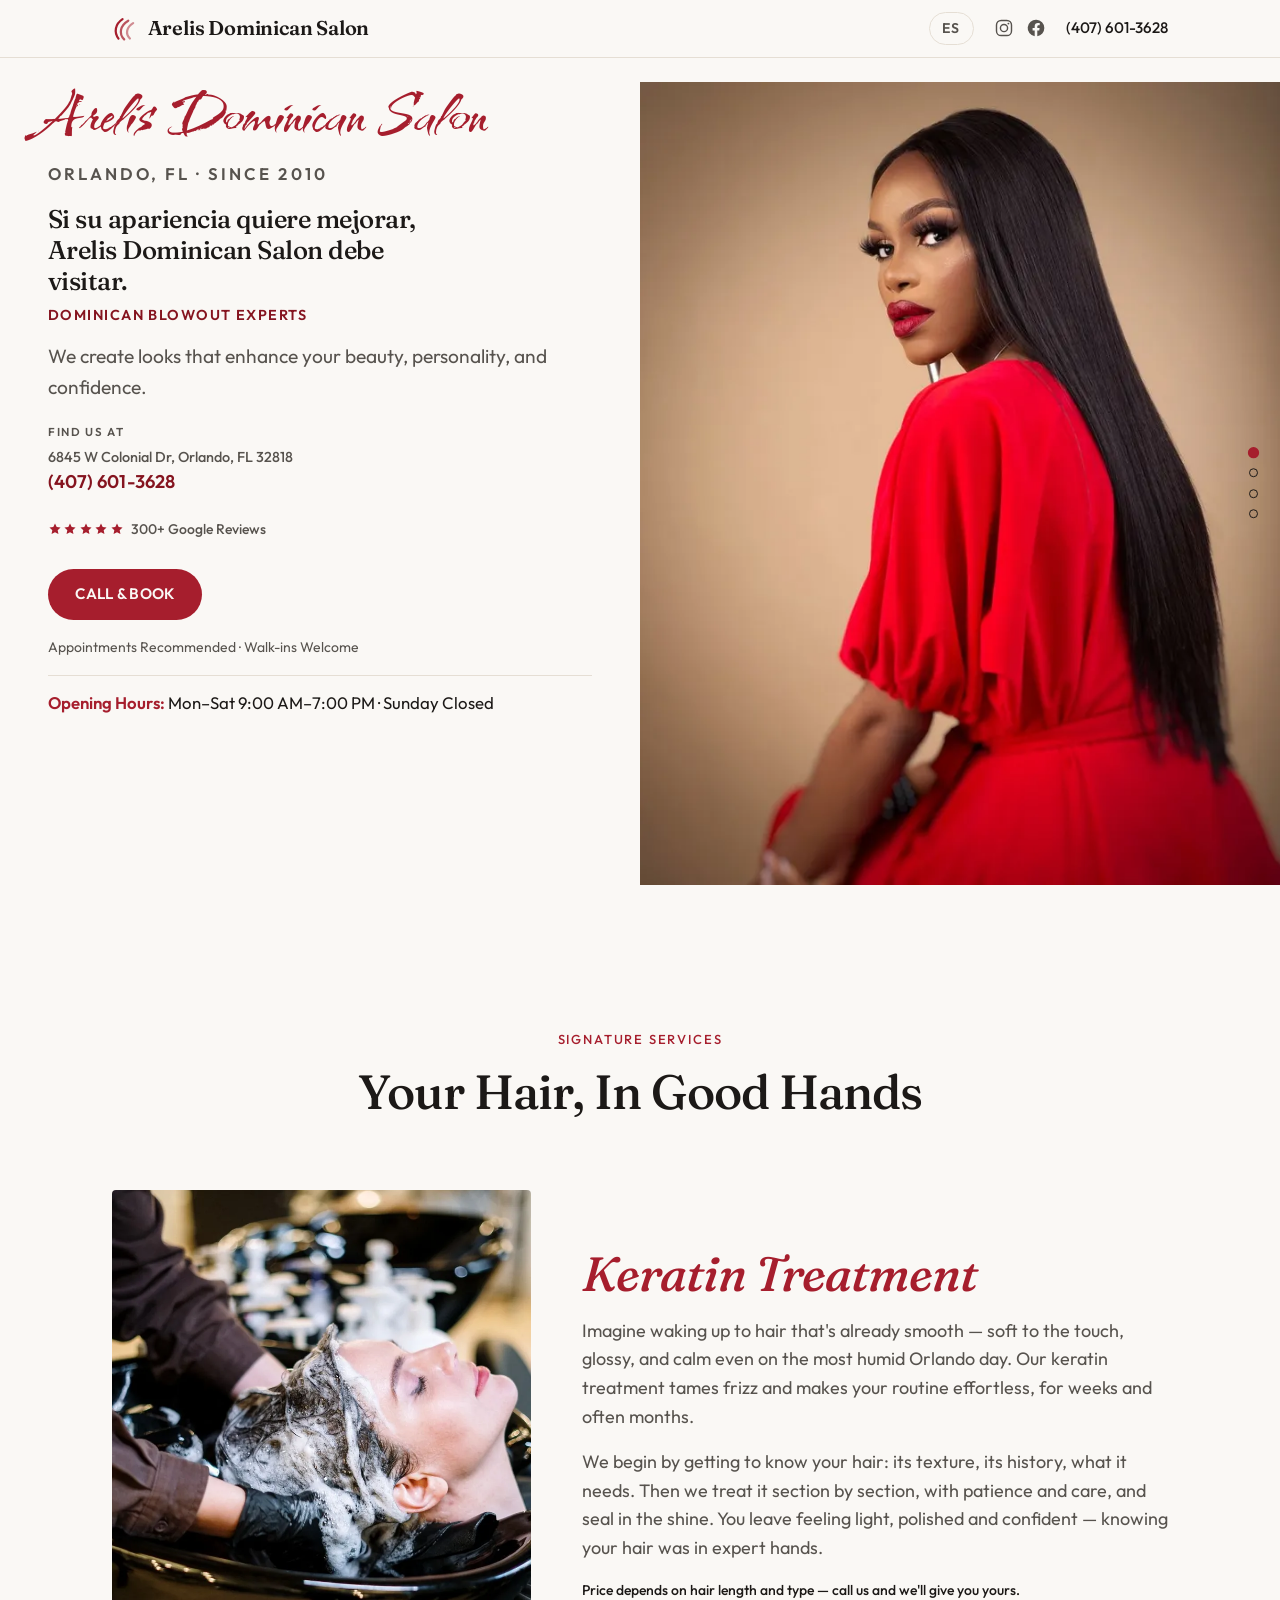
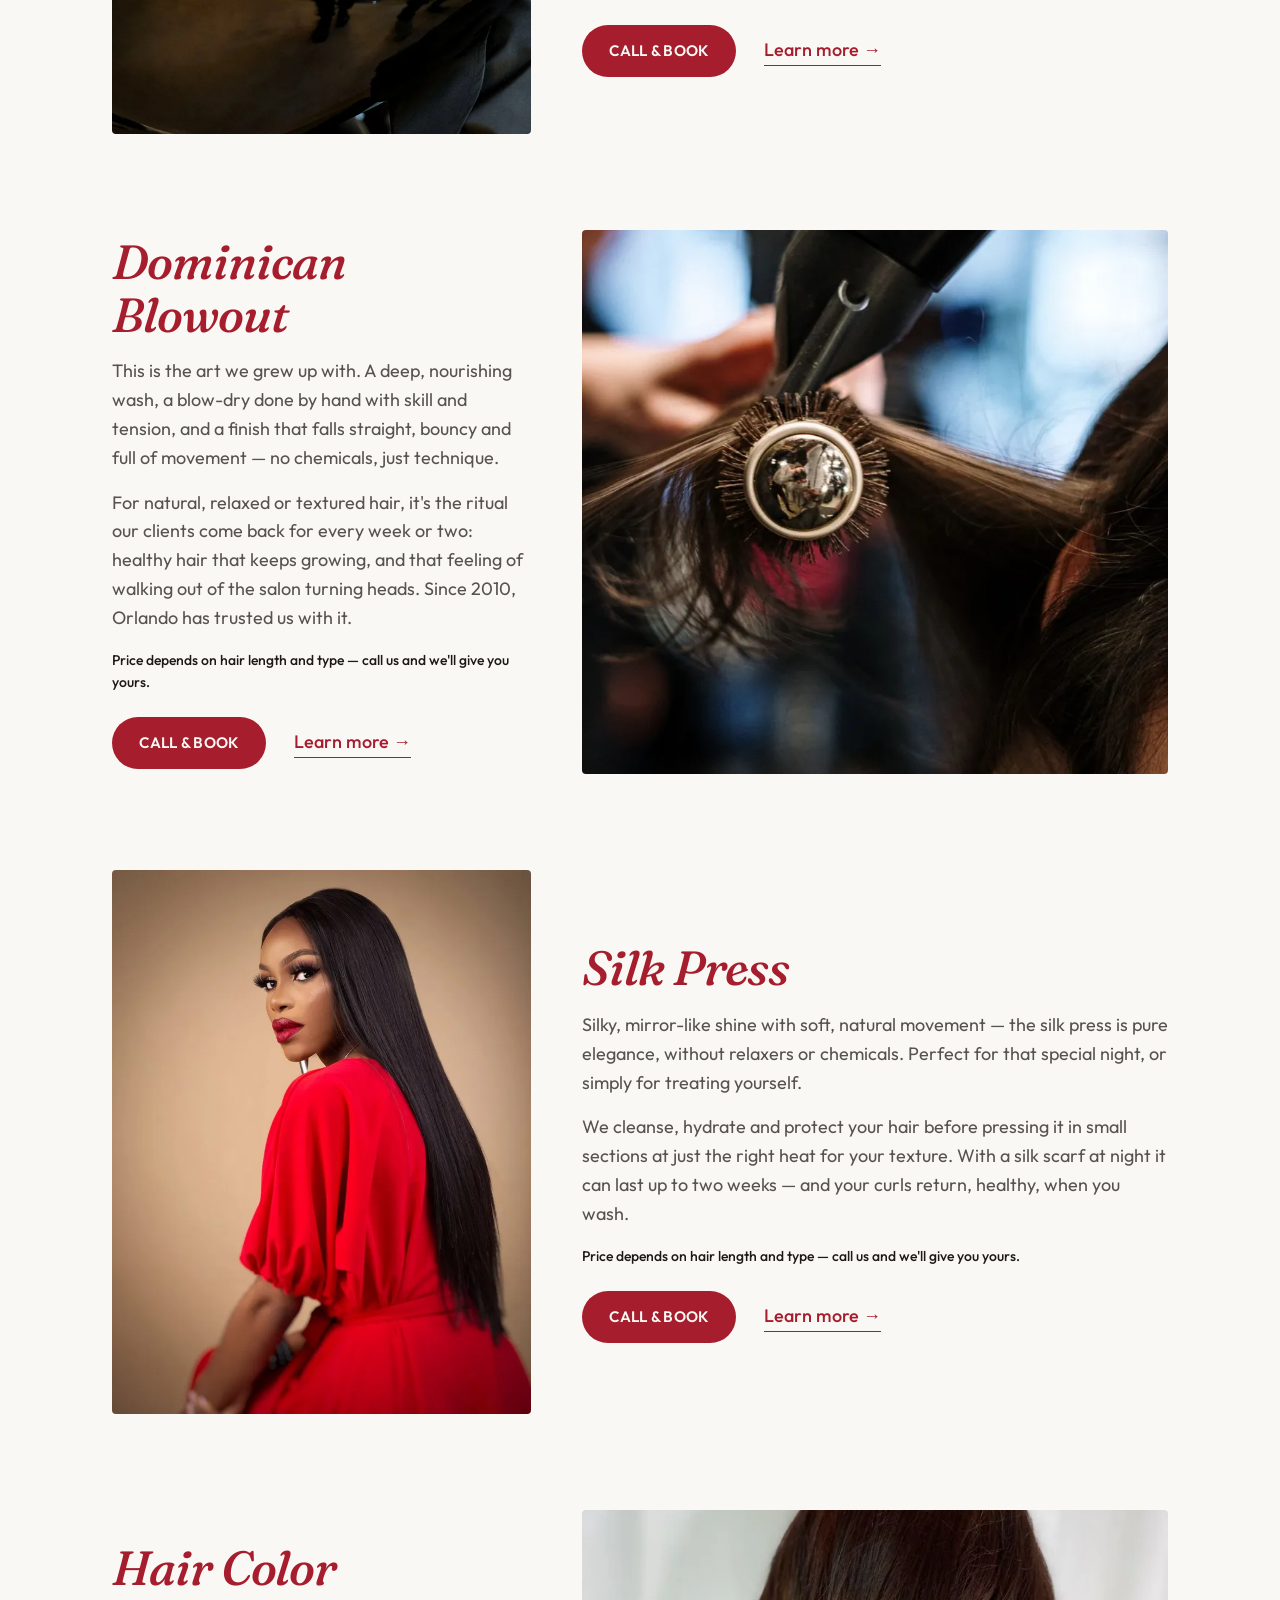
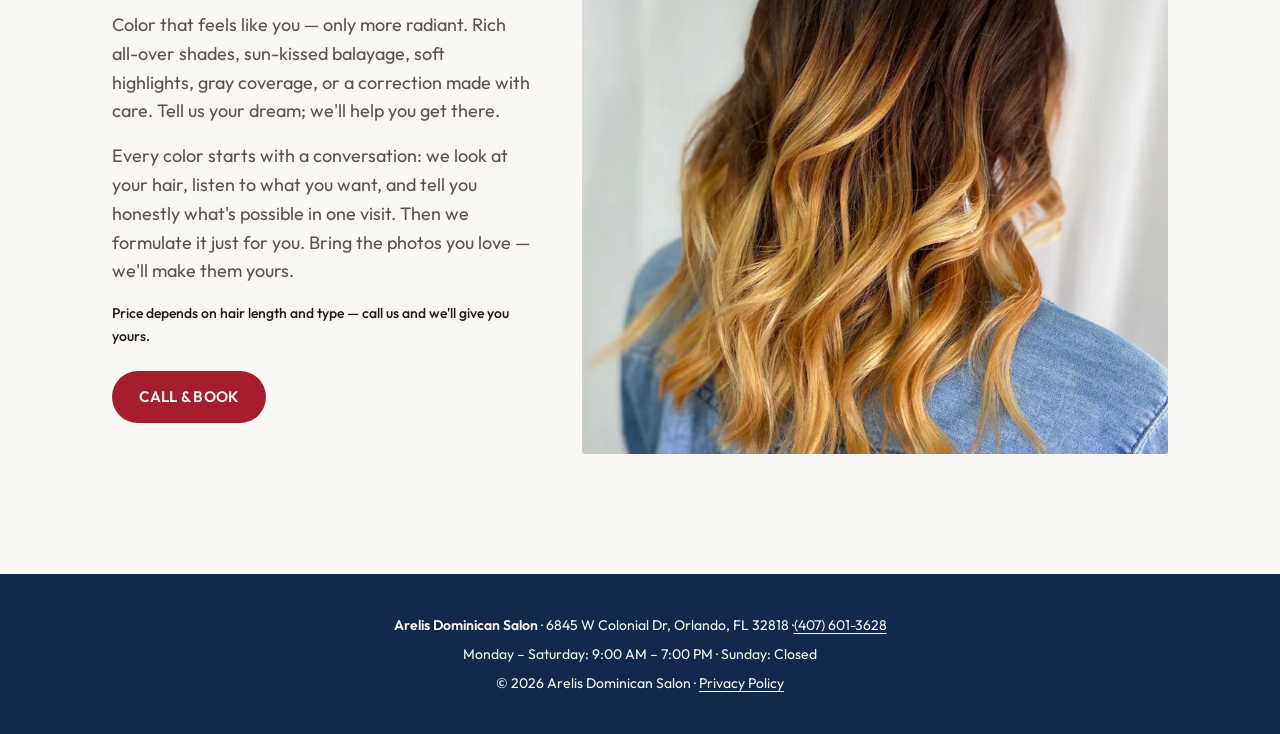
<file: index.html>
<!DOCTYPE html><html lang="en"><head><meta charset="utf-8"><meta name="viewport" content="width=device-width, initial-scale=1"><meta name="color-scheme" content="light"><meta name="theme-color" content="#faf8f5"><title>Arelis Dominican Salon — Keratin, Dominican Blowouts &amp; Color in Orlando, FL</title><meta name="description" content="Dominican hair salon in Orlando since 2010. Keratin treatments, Dominican blowouts, color and beauty services. English y Español. Call to book: (407) 601-3628."><link rel="icon" type="image/svg+xml" href="/favicon.svg"><link rel="preload" as="font" type="font/woff2" href="/_astro/kolker-brush-latin-400-normal.DJk0zcgi.woff2" crossorigin><link rel="preload" as="font" type="font/woff2" href="/_astro/fraunces-latin-500-normal.DnGCNyPD.woff2" crossorigin><link rel="canonical" href="https://arelisdominicansalonfl.com/"><link rel="alternate" hreflang="en" href="https://arelisdominicansalonfl.com/"><link rel="alternate" hreflang="es" href="https://arelisdominicansalonfl.com/es/"><link rel="alternate" hreflang="x-default" href="https://arelisdominicansalonfl.com/"><meta property="og:title" content="Arelis Dominican Salon — Keratin, Dominican Blowouts &amp; Color in Orlando, FL"><meta property="og:description" content="Dominican hair salon in Orlando since 2010. Keratin treatments, Dominican blowouts, color and beauty services. English y Español. Call to book: (407) 601-3628."><meta property="og:type" content="website"><meta property="og:locale" content="en_US"><meta property="og:url" content="https://arelisdominicansalonfl.com/"><meta property="og:image" content="https://arelisdominicansalonfl.com/_astro/hero.CcRAVT7H.jpg"><script type="application/ld+json">{"@context":"https://schema.org","@type":"HairSalon","name":"Arelis Dominican Salon","telephone":"+14076013628","address":{"@type":"PostalAddress","streetAddress":"6845 W Colonial Dr","addressLocality":"Orlando","addressRegion":"FL","postalCode":"32818","addressCountry":"US"},"url":"https://arelisdominicansalonfl.com/","image":"https://arelisdominicansalonfl.com/_astro/hero.CcRAVT7H.jpg","sameAs":["https://www.instagram.com/arelisdominicansalon/","https://www.facebook.com/Arelisdominican/"],"foundingDate":"2010","description":"Dominican hair salon in Orlando, FL since 2010. Dominican blowouts, keratin and deep repair treatments, silk press for natural hair and hair color. English and Spanish spoken.","geo":{"@type":"GeoCoordinates","latitude":28.553394,"longitude":-81.474454},"hasMap":"https://www.google.com/maps/search/?api=1&query=Arelis+Dominican+Salon+6845+W+Colonial+Dr+Orlando+FL","areaServed":{"@type":"City","name":"Orlando, FL"},"knowsLanguage":["en","es"],"makesOffer":[{"@type":"Offer","itemOffered":{"@type":"Service","name":"Dominican Blowout"}},{"@type":"Offer","itemOffered":{"@type":"Service","name":"Keratin Treatment"}},{"@type":"Offer","itemOffered":{"@type":"Service","name":"Deep Repair Treatment"}},{"@type":"Offer","itemOffered":{"@type":"Service","name":"Silk Press"}},{"@type":"Offer","itemOffered":{"@type":"Service","name":"Hair Color"}},{"@type":"Offer","itemOffered":{"@type":"Service","name":"Balayage"}},{"@type":"Offer","itemOffered":{"@type":"Service","name":"Haircuts"}},{"@type":"Offer","itemOffered":{"@type":"Service","name":"Hair Extensions"}}],"openingHoursSpecification":[{"@type":"OpeningHoursSpecification","dayOfWeek":["Monday","Tuesday","Wednesday","Thursday","Friday","Saturday"],"opens":"09:00","closes":"19:00"}]}</script><script async src="https://www.googletagmanager.com/gtag/js?id=G-V1P040FRRR"></script><script>(function(){const tagIds = ["G-V1P040FRRR"];

          window.dataLayer = window.dataLayer || [];
          function gtag() {
            dataLayer.push(arguments);
          }
          window.gtag = gtag;
          gtag("js", new Date());
          tagIds.forEach(function (id) {
            gtag("config", id);
          });
          // conversions: phone taps (primary) and map/directions taps (secondary)
          document.addEventListener("click", function (e) {
            var a = e.target.closest && e.target.closest("a[href]");
            if (!a) return;
            if (a.href.indexOf("tel:") === 0) {
              gtag("event", "call_click", { link_url: a.href, link_text: a.textContent.trim() });
            } else if (/google\.com\/maps/.test(a.href)) {
              gtag("event", "directions_click", { link_url: a.href });
            }
          });
        })();</script><script>
      document.documentElement.classList.add("js");
      // hold the script wordmark until Kolker Brush is ready — the fallback
      // cursive face is much wider, so painting it first makes the title jump
      (function () {
        var html = document.documentElement;
        if (!document.fonts || !document.fonts.load) return;
        html.classList.add("fonts-loading");
        var done = function () {
          html.classList.remove("fonts-loading");
        };
        // this runs before the stylesheet declares the @font-face, when load()
        // resolves empty — retry until the face exists and has loaded
        (function tryLoad() {
          document.fonts.load('1em "Kolker Brush"').then(function (faces) {
            if (faces.length) done();
            else if (html.classList.contains("fonts-loading")) setTimeout(tryLoad, 50);
          }, done);
        })();
        setTimeout(done, 3000);
      })();
    </script><link rel="stylesheet" href="/_astro/BaseLayout.DQVOtJI7.css"><style>.btn[data-astro-cid-dbvitpls]{min-height:44px;font-family:var(--font-body);letter-spacing:.02em;text-transform:uppercase;transition:background var(--transition), transform var(--transition);border-radius:999px;justify-content:center;align-items:center;gap:.5em;padding:.9em 1.8em;font-size:.95rem;font-weight:600;display:inline-flex}.btn--call[data-astro-cid-dbvitpls]{background:var(--color-accent);color:var(--color-on-accent)}.btn--call[data-astro-cid-dbvitpls]:hover{background:var(--color-accent-ink);color:var(--color-on-accent)}.btn[data-astro-cid-dbvitpls]:active{transform:scale(.98)}.btn--compact[data-astro-cid-dbvitpls]{min-height:36px;padding:.55em 1.2em;font-size:.85rem}
</style><link rel="stylesheet" href="/_astro/02-ServiceDetails.C1pzCYNy.css"></head><body id="top"><header class="header" data-astro-cid-nen7h5rs><div class="container header__inner" data-astro-cid-nen7h5rs><a href="#top" class="wordmark" data-astro-cid-nen7h5rs><img src="/images/logo/mark.svg" alt="" width="26" height="26" class="wordmark__mark" data-astro-cid-nen7h5rs>Arelis Dominican Salon</a><nav class="header__contact" aria-label="Contact" data-astro-cid-nen7h5rs><a href="/es/" class="lang" data-astro-cid-nen7h5rs>ES</a><span class="header__social" data-astro-cid-nen7h5rs><a href="https://www.instagram.com/arelisdominicansalon/" target="_blank" rel="noopener" aria-label="Instagram" data-astro-cid-nen7h5rs><svg viewBox="0 0 24 24" width="20" height="20" fill="none" stroke="currentColor" stroke-width="1.7"><rect x="3" y="3" width="18" height="18" rx="5.5"></rect><circle cx="12" cy="12" r="4.3"></circle><circle cx="17.3" cy="6.7" r="1.15" fill="currentColor" stroke="none"></circle></svg></a><a href="https://www.facebook.com/Arelisdominican/" target="_blank" rel="noopener" aria-label="Facebook" data-astro-cid-nen7h5rs><svg viewBox="0 0 24 24" width="20" height="20" fill="currentColor"><path d="M22 12a10 10 0 1 0-11.56 9.88v-6.99H7.9V12h2.54V9.8c0-2.5 1.49-3.89 3.77-3.89 1.1 0 2.24.2 2.24.2v2.46h-1.26c-1.24 0-1.63.77-1.63 1.56V12h2.78l-.44 2.89h-2.34v6.99A10 10 0 0 0 22 12Z"></path></svg></a></span><a href="tel:+14076013628" class="phone" data-astro-cid-nen7h5rs>(407) 601-3628</a></nav></div></header><main><section class="ssl" id="showcase" data-split-slider data-astro-cid-vaz2jkri><div class="ssl__col ssl__col--left" data-astro-cid-vaz2jkri><!-- L1: hero copy --><div class="panel panel--copy o1" data-astro-cid-vaz2jkri><div class="panel__inner" data-astro-cid-vaz2jkri><h1 class="script anim" data-astro-cid-vaz2jkri>Arelis Dominican Salon</h1><p class="hero__since anim" style="--d:.1s" data-astro-cid-vaz2jkri>Orlando, FL · Since 2010</p><h2 class="hero__headline anim" style="--d:.15s" data-astro-cid-vaz2jkri>Si su apariencia quiere mejorar, Arelis Dominican Salon debe visitar.</h2><p class="hero__subhead anim" style="--d:.18s" data-astro-cid-vaz2jkri>Dominican Blowout Experts</p><p class="hero__tagline anim" style="--d:.2s" data-astro-cid-vaz2jkri>We create looks that enhance your beauty, personality, and confidence.</p><div class="hero__find anim" style="--d:.25s" data-astro-cid-vaz2jkri><span class="hero__find-label" data-astro-cid-vaz2jkri>Find Us At</span><a href="https://www.google.com/maps/search/?api=1&amp;query=Arelis+Dominican+Salon+6845+W+Colonial+Dr+Orlando+FL" target="_blank" rel="noopener" class="hero__find-line hero__find-address" data-astro-cid-vaz2jkri>6845 W Colonial Dr, Orlando, FL 32818</a><a href="tel:+14076013628" class="hero__find-line hero__find-phone" data-astro-cid-vaz2jkri>(407) 601-3628</a></div><div class="hero__rating anim" style="--d:.3s" data-astro-cid-vaz2jkri><a href="https://www.google.com/maps/search/?api=1&amp;query=Arelis+Dominican+Salon+6845+W+Colonial+Dr+Orlando+FL" target="_blank" rel="noopener" class="rating" data-astro-cid-afc2oml3><span class="stars" aria-hidden="true" data-astro-cid-afc2oml3><svg viewBox="0 0 24 24" width="14" height="14" fill="currentColor" data-astro-cid-afc2oml3><path d="M12 2.5l2.9 6.1 6.6.8-4.9 4.6 1.3 6.6L12 17.5l-5.9 3.1 1.3-6.6L2.5 9.4l6.6-.8Z" data-astro-cid-afc2oml3></path></svg><svg viewBox="0 0 24 24" width="14" height="14" fill="currentColor" data-astro-cid-afc2oml3><path d="M12 2.5l2.9 6.1 6.6.8-4.9 4.6 1.3 6.6L12 17.5l-5.9 3.1 1.3-6.6L2.5 9.4l6.6-.8Z" data-astro-cid-afc2oml3></path></svg><svg viewBox="0 0 24 24" width="14" height="14" fill="currentColor" data-astro-cid-afc2oml3><path d="M12 2.5l2.9 6.1 6.6.8-4.9 4.6 1.3 6.6L12 17.5l-5.9 3.1 1.3-6.6L2.5 9.4l6.6-.8Z" data-astro-cid-afc2oml3></path></svg><svg viewBox="0 0 24 24" width="14" height="14" fill="currentColor" data-astro-cid-afc2oml3><path d="M12 2.5l2.9 6.1 6.6.8-4.9 4.6 1.3 6.6L12 17.5l-5.9 3.1 1.3-6.6L2.5 9.4l6.6-.8Z" data-astro-cid-afc2oml3></path></svg><svg viewBox="0 0 24 24" width="14" height="14" fill="currentColor" data-astro-cid-afc2oml3><path d="M12 2.5l2.9 6.1 6.6.8-4.9 4.6 1.3 6.6L12 17.5l-5.9 3.1 1.3-6.6L2.5 9.4l6.6-.8Z" data-astro-cid-afc2oml3></path></svg></span><span class="text" data-astro-cid-afc2oml3>300+ Google Reviews</span></a></div><div class="actions hero__actions anim" style="--d:.4s" data-astro-cid-vaz2jkri><a href="tel:+14076013628" class="btn btn--call" data-astro-cid-dbvitpls>Call &amp; Book</a></div><p class="hero__micro anim" style="--d:.5s" data-astro-cid-vaz2jkri>Appointments Recommended · Walk-ins Welcome</p><p class="hero__hours anim" style="--d:.55s" data-astro-cid-vaz2jkri><strong data-astro-cid-vaz2jkri>Opening Hours: </strong>Mon–Sat 9:00 AM–7:00 PM · Sunday Closed</p></div></div><!-- L2: services photo cards --><div class="panel panel--cards o3" data-astro-cid-vaz2jkri><div class="cards-inner" data-astro-cid-vaz2jkri><div class="cards" data-astro-cid-vaz2jkri><a href="tel:+14076013628" class="pcard anim" style="--d:0.1s" data-astro-cid-vaz2jkri><img src="/_astro/hair.CqMvHPeZ_Z8a9iU.webp" srcset="/_astro/hair.CqMvHPeZ_isk5E.webp 400w, /_astro/hair.CqMvHPeZ_ZKq7Ef.webp 700w, /_astro/hair.CqMvHPeZ_Z8a9iU.webp 933w" alt loading="lazy" sizes="(min-width: 1024px) 25vw, 50vw" data-astro-cid-vaz2jkri="true" decoding="async" width="933" height="1400"><span class="pcard__veil" aria-hidden="true" data-astro-cid-vaz2jkri></span><span class="pcard__head" data-astro-cid-vaz2jkri><span class="cat-icon" aria-hidden="true" style="--icon-size:26px" data-astro-cid-at5rcjsn><svg viewBox="0 0 24 24" fill="none" stroke="currentColor" stroke-width="1.5" stroke-linecap="round" stroke-linejoin="round" data-astro-cid-at5rcjsn><path d="M3.5 8.5a4.5 4.5 0 0 1 4.5-4.5h9.5l2 2v5l-2 2H8a4.5 4.5 0 0 1-4.5-4.5Z" data-astro-cid-at5rcjsn></path><circle cx="8" cy="8.5" r="1.6" data-astro-cid-at5rcjsn></circle><path d="M10.5 13 8.5 20.5M17.5 5.5v5" data-astro-cid-at5rcjsn></path></svg></span><span class="pcard__name" data-astro-cid-vaz2jkri>Dominican Blowouts &amp; Hair</span></span><span class="pcard__hover" data-astro-cid-vaz2jkri><span class="pcard__items" data-astro-cid-vaz2jkri><span class="pcard__item" data-astro-cid-vaz2jkri>Dominican Blowout</span><span class="pcard__item" data-astro-cid-vaz2jkri>Shampoo &amp; Blow-Dry</span><span class="pcard__item" data-astro-cid-vaz2jkri>Up-Dos</span><span class="pcard__item" data-astro-cid-vaz2jkri>Bridal</span></span><span class="pcard__ask" data-astro-cid-vaz2jkri>Book Now →</span></span></a><a href="tel:+14076013628" class="pcard anim" style="--d:0.18s" data-astro-cid-vaz2jkri><img src="/_astro/cuts.BTVyYKQM_Z92CtV.webp" srcset="/_astro/cuts.BTVyYKQM_2uoc89.webp 400w, /_astro/cuts.BTVyYKQM_2nIzkl.webp 700w, /_astro/cuts.BTVyYKQM_MpjQh.webp 1000w" alt loading="lazy" sizes="(min-width: 1024px) 25vw, 50vw" data-astro-cid-vaz2jkri="true" decoding="async" width="1120" height="1400"><span class="pcard__veil" aria-hidden="true" data-astro-cid-vaz2jkri></span><span class="pcard__head" data-astro-cid-vaz2jkri><span class="cat-icon" aria-hidden="true" style="--icon-size:26px" data-astro-cid-at5rcjsn><svg viewBox="0 0 24 24" fill="none" stroke="currentColor" stroke-width="1.5" stroke-linecap="round" data-astro-cid-at5rcjsn><circle cx="6" cy="6.5" r="2.4" data-astro-cid-at5rcjsn></circle><circle cx="6" cy="17.5" r="2.4" data-astro-cid-at5rcjsn></circle><path d="M8.1 7.9 20 17.5M8.1 16.1 20 6.5" data-astro-cid-at5rcjsn></path></svg></span><span class="pcard__name" data-astro-cid-vaz2jkri>Cuts</span></span><span class="pcard__hover" data-astro-cid-vaz2jkri><span class="pcard__items" data-astro-cid-vaz2jkri><span class="pcard__item" data-astro-cid-vaz2jkri>Women&#39;s Cut</span><span class="pcard__item" data-astro-cid-vaz2jkri>Men&#39;s Cut</span><span class="pcard__item" data-astro-cid-vaz2jkri>Children&#39;s Cut</span></span><span class="pcard__ask" data-astro-cid-vaz2jkri>Book Now →</span></span></a><a href="tel:+14076013628" class="pcard anim" style="--d:0.26s" data-astro-cid-vaz2jkri><img src="/_astro/color.DnCtUnNi_1Kqkci.webp" srcset="/_astro/color.DnCtUnNi_GatLn.webp 400w, /_astro/color.DnCtUnNi_Z1MHBL2.webp 700w, /_astro/color.DnCtUnNi_Z1z6Pr5.webp 1000w" alt loading="lazy" sizes="(min-width: 1024px) 25vw, 50vw" data-astro-cid-vaz2jkri="true" decoding="async" width="1050" height="1400"><span class="pcard__veil" aria-hidden="true" data-astro-cid-vaz2jkri></span><span class="pcard__head" data-astro-cid-vaz2jkri><span class="cat-icon" aria-hidden="true" style="--icon-size:26px" data-astro-cid-at5rcjsn><svg viewBox="0 0 24 24" fill="none" stroke="currentColor" stroke-width="1.5" stroke-linecap="round" stroke-linejoin="round" data-astro-cid-at5rcjsn><path d="M12 3.5C12 3.5 6.5 10 6.5 14a5.5 5.5 0 0 0 11 0C17.5 10 12 3.5 12 3.5Z" data-astro-cid-at5rcjsn></path><path d="M9.5 14.5a2.5 2.5 0 0 0 2.5 2.5" data-astro-cid-at5rcjsn></path></svg></span><span class="pcard__name" data-astro-cid-vaz2jkri>Color</span></span><span class="pcard__hover" data-astro-cid-vaz2jkri><span class="pcard__items" data-astro-cid-vaz2jkri><span class="pcard__item" data-astro-cid-vaz2jkri>Full Color</span><span class="pcard__item" data-astro-cid-vaz2jkri>Balayage</span><span class="pcard__item" data-astro-cid-vaz2jkri>Highlights</span><span class="pcard__item" data-astro-cid-vaz2jkri>Color Touch-Up</span><span class="pcard__item" data-astro-cid-vaz2jkri>Corrective Color</span></span><span class="pcard__ask" data-astro-cid-vaz2jkri>Book Now →</span></span></a><a href="tel:+14076013628" class="pcard anim" style="--d:0.33999999999999997s" data-astro-cid-vaz2jkri><img src="/_astro/treatments.BeNrc71T_ZGeY31.webp" srcset="/_astro/treatments.BeNrc71T_1gCzWc.webp 400w, /_astro/treatments.BeNrc71T_SEcRo.webp 700w, /_astro/treatments.BeNrc71T_ZGeY31.webp 933w" alt loading="lazy" sizes="(min-width: 1024px) 25vw, 50vw" data-astro-cid-vaz2jkri="true" decoding="async" width="933" height="1400"><span class="pcard__veil" aria-hidden="true" data-astro-cid-vaz2jkri></span><span class="pcard__head" data-astro-cid-vaz2jkri><span class="cat-icon" aria-hidden="true" style="--icon-size:26px" data-astro-cid-at5rcjsn><svg viewBox="0 0 24 24" fill="none" stroke="currentColor" stroke-width="1.5" stroke-linecap="round" stroke-linejoin="round" data-astro-cid-at5rcjsn><path d="M12 20.5c-5-1-8.5-5-8.5-10 0-2 .5-3.8 1.5-5C7.5 7 12 7 12 7s4.5 0 7-1.5c1 1.2 1.5 3 1.5 5 0 5-3.5 9-8.5 10Z" data-astro-cid-at5rcjsn></path><path d="M12 20.5V9" data-astro-cid-at5rcjsn></path></svg></span><span class="pcard__name" data-astro-cid-vaz2jkri>Treatments</span></span><span class="pcard__hover" data-astro-cid-vaz2jkri><span class="pcard__items" data-astro-cid-vaz2jkri><span class="pcard__item" data-astro-cid-vaz2jkri>Keratin Treatment</span><span class="pcard__item" data-astro-cid-vaz2jkri>Deep Repair Treatment</span><span class="pcard__item" data-astro-cid-vaz2jkri>Relaxer</span><span class="pcard__item" data-astro-cid-vaz2jkri>Perm</span><span class="pcard__item" data-astro-cid-vaz2jkri>Texturizer</span></span><span class="pcard__ask" data-astro-cid-vaz2jkri>Book Now →</span></span></a><a href="tel:+14076013628" class="pcard anim" style="--d:0.42000000000000004s" data-astro-cid-vaz2jkri><img src="/_astro/extensions.Bs5HIjqt_Z2jVHKa.webp" srcset="/_astro/extensions.Bs5HIjqt_ZhHVHj.webp 400w, /_astro/extensions.Bs5HIjqt_PlwXX.webp 700w, /_astro/extensions.Bs5HIjqt_1WeA3U.webp 1000w" alt loading="lazy" sizes="(min-width: 1024px) 25vw, 50vw" data-astro-cid-vaz2jkri="true" decoding="async" width="1200" height="800"><span class="pcard__veil" aria-hidden="true" data-astro-cid-vaz2jkri></span><span class="pcard__head" data-astro-cid-vaz2jkri><span class="cat-icon" aria-hidden="true" style="--icon-size:26px" data-astro-cid-at5rcjsn><svg viewBox="0 0 24 24" fill="none" stroke="currentColor" stroke-width="1.5" stroke-linecap="round" data-astro-cid-at5rcjsn><path d="M7 3.5C4.5 8 9.5 10.5 7 15c-1.5 2.7 0 4.5 0 5.5" data-astro-cid-at5rcjsn></path><path d="M12 3.5C9.5 8 14.5 10.5 12 15c-1.5 2.7 0 4.5 0 5.5" data-astro-cid-at5rcjsn></path><path d="M17 3.5C14.5 8 19.5 10.5 17 15c-1.5 2.7 0 4.5 0 5.5" data-astro-cid-at5rcjsn></path></svg></span><span class="pcard__name" data-astro-cid-vaz2jkri>Extensions</span></span><span class="pcard__hover" data-astro-cid-vaz2jkri><span class="pcard__items" data-astro-cid-vaz2jkri><span class="pcard__item" data-astro-cid-vaz2jkri>Length</span><span class="pcard__item" data-astro-cid-vaz2jkri>Volume</span><span class="pcard__item" data-astro-cid-vaz2jkri>Transformation</span></span><span class="pcard__ask" data-astro-cid-vaz2jkri>Book Now →</span></span></a></div></div></div><!-- L3: rotating reviews (text left — alternates with slide 2) --><div class="panel panel--blush o5" data-astro-cid-vaz2jkri><div class="panel__inner" data-astro-cid-vaz2jkri><h2 class="sr-only" data-astro-cid-vaz2jkri>What Our Clients Say</h2><p class="agg anim" data-astro-cid-vaz2jkri><span class="agg__stars" aria-hidden="true" data-astro-cid-vaz2jkri>★</span><span class="agg__text" data-astro-cid-vaz2jkri>300+ Google Reviews</span></p><div class="rot anim" style="--d:.15s" data-astro-cid-vaz2jkri><blockquote class="quote" style="--q:0" data-astro-cid-vaz2jkri><span class="quote__stars-top" aria-hidden="true" data-astro-cid-vaz2jkri>★★★★★</span><p class="quote__text" data-astro-cid-vaz2jkri>I loveee getting my hair done at this salon. They are from NY so you know a Dominican blow out is always on point! Recommend them hands down!</p><cite data-astro-cid-vaz2jkri>Ashlee F. · Google</cite></blockquote><blockquote class="quote" style="--q:1" data-astro-cid-vaz2jkri><span class="quote__stars-top" aria-hidden="true" data-astro-cid-vaz2jkri>★★★★★</span><p class="quote__text" data-astro-cid-vaz2jkri>She really listened to what I wanted and delivered beyond my expectations. My hair looks and feels incredible.</p><cite data-astro-cid-vaz2jkri>Anna J. · Google</cite></blockquote><blockquote class="quote" style="--q:2" data-astro-cid-vaz2jkri><span class="quote__stars-top" aria-hidden="true" data-astro-cid-vaz2jkri>★★★★★</span><p class="quote__text" data-astro-cid-vaz2jkri>The staff is incredibly nice and offer you refreshments during your visit. This will be my go to spot for future visits.</p><cite data-astro-cid-vaz2jkri>Katherine H. · Google</cite></blockquote><blockquote class="quote" style="--q:3" data-astro-cid-vaz2jkri><span class="quote__stars-top" aria-hidden="true" data-astro-cid-vaz2jkri>★★★★★</span><p class="quote__text" data-astro-cid-vaz2jkri>My hair has grown and is so much healthier after years of coming to this salon. I&#39;m a life long customer.</p><cite data-astro-cid-vaz2jkri>Rose C. · Google</cite></blockquote><blockquote class="quote" style="--q:4" data-astro-cid-vaz2jkri><span class="quote__stars-top" aria-hidden="true" data-astro-cid-vaz2jkri>★★★★★</span><p class="quote__text" data-astro-cid-vaz2jkri>This place is awesome! I have been coming here over 15yrs and now my daughter comes here. I wouldn&#39;t go no where else. Alta and Joanna are the best stylist and pro at Natural hair.</p><cite data-astro-cid-vaz2jkri>Sanndou · Google</cite></blockquote></div><a href="https://www.google.com/maps/search/?api=1&amp;query=Arelis+Dominican+Salon+6845+W+Colonial+Dr+Orlando+FL" target="_blank" rel="noopener" class="reviews__cta anim" style="--d:.3s" data-astro-cid-vaz2jkri>Read all Google Reviews →</a></div></div><!-- L4: real salon interior, single full-bleed photo + centered script overlay --><div class="panel panel--photo panel--overlay o7" data-astro-cid-vaz2jkri><img src="/_astro/main-interior.DsItSwpR_ZK2D6U.webp" srcset="/_astro/main-interior.DsItSwpR_2hemjF.webp 480w, /_astro/main-interior.DsItSwpR_ZK2D6U.webp 768w" alt="Arelis Dominican Salon interior" loading="lazy" sizes="(min-width: 1024px) 50vw, 100vw" data-astro-cid-vaz2jkri="true" decoding="async" width="768" height="1024"><div class="photo-overlay" data-astro-cid-vaz2jkri><span class="photo-overlay__script anim" data-astro-cid-vaz2jkri>Orlando</span><span class="photo-overlay__sub anim" style="--d:.15s" data-astro-cid-vaz2jkri>6845 W Colonial Dr, Orlando, FL 32818</span></div></div></div><div class="ssl__col ssl__col--right" data-astro-cid-vaz2jkri><!-- R1: hero photo --><div class="panel panel--photo o2" data-astro-cid-vaz2jkri><img src="/_astro/hero.CcRAVT7H_1I2lCj.webp" srcset="/_astro/hero.CcRAVT7H_4dgXd.webp 480w, /_astro/hero.CcRAVT7H_1j8LX9.webp 720w, /_astro/hero.CcRAVT7H_1I2lCj.webp 900w" alt loading="eager" fetchpriority="high" sizes="(min-width: 1024px) 50vw, 100vw" data-astro-cid-vaz2jkri="true" decoding="async" width="900" height="1125"></div><!-- R2: navy booking panel with big script title --><div class="panel panel--navy o4" data-astro-cid-vaz2jkri><div class="panel__inner" data-astro-cid-vaz2jkri><h2 class="script script--navy anim" data-astro-cid-vaz2jkri>Services</h2><div class="navy__body" data-astro-cid-vaz2jkri><h3 class="navy__title anim" style="--d:.15s" data-astro-cid-vaz2jkri>Your Hair. Your Style. Our Expertise.</h3><p class="navy__sub anim" style="--d:.3s" data-astro-cid-vaz2jkri>Not sure which service is right for you? Tell us the look you&#39;re going for and we&#39;ll help you choose.</p><div class="actions anim" style="--d:.45s" data-astro-cid-vaz2jkri><a href="tel:+14076013628" class="btn btn--call" data-astro-cid-dbvitpls>Call Us — We&#39;ll Help</a></div><a href="https://www.instagram.com/arelisdominicansalon/" target="_blank" rel="noopener" class="navy__ig anim" style="--d:.6s" data-astro-cid-vaz2jkri>See Our Work on Instagram →</a></div></div></div><!-- R3: photo with script title overlay (visual right — alternates) --><div class="panel panel--photo panel--overlay o6" data-astro-cid-vaz2jkri><img src="/_astro/reviews-lounge.DQgZmO3h_1NVGFs.webp" srcset="/_astro/reviews-lounge.DQgZmO3h_ZYqasb.webp 600w, /_astro/reviews-lounge.DQgZmO3h_12vlEP.webp 1000w, /_astro/reviews-lounge.DQgZmO3h_1NVGFs.webp 1400w" alt loading="lazy" sizes="(min-width: 1024px) 50vw, 100vw" data-astro-cid-vaz2jkri="true" decoding="async" width="1400" height="962" class="reviews-photo"><div class="photo-overlay" data-astro-cid-vaz2jkri><span class="photo-overlay__script anim" data-astro-cid-vaz2jkri>Reviews</span></div></div><!-- R4: title/copy/CTA, then the storefront photo and the map — same width and height --><div class="panel panel--location o8" id="location" data-astro-cid-vaz2jkri><div class="loc" data-astro-cid-vaz2jkri><div class="loc__content anim" data-astro-cid-vaz2jkri><h2 class="loc__title anim" data-astro-cid-vaz2jkri>15+ Years of Experience. A Clientele That Trusts Us.</h2><p class="loc__story anim" style="--d:.2s" data-astro-cid-vaz2jkri>Since 2010, we&#39;ve helped generations of clients feel confident, beautiful, and proud of their hair.</p><p class="loc__story loc__story--kicker anim" style="--d:.28s" data-astro-cid-vaz2jkri>Now we want to do the same for you. If you&#39;re ready for your next look, come see us.</p><div class="loc__info anim" style="--d:.35s" data-astro-cid-vaz2jkri><p class="loc__block" data-astro-cid-vaz2jkri><a href="tel:+14076013628" data-astro-cid-vaz2jkri>(407) 601-3628</a><span class="loc__social" data-astro-cid-vaz2jkri><a href="https://www.instagram.com/arelisdominicansalon/" target="_blank" rel="noopener" aria-label="Instagram" data-astro-cid-vaz2jkri><svg viewBox="0 0 24 24" width="21" height="21" fill="none" stroke="currentColor" stroke-width="1.7"><rect x="3" y="3" width="18" height="18" rx="5.5"></rect><circle cx="12" cy="12" r="4.3"></circle><circle cx="17.3" cy="6.7" r="1.15" fill="currentColor" stroke="none"></circle></svg></a><a href="https://www.facebook.com/Arelisdominican/" target="_blank" rel="noopener" aria-label="Facebook" data-astro-cid-vaz2jkri><svg viewBox="0 0 24 24" width="21" height="21" fill="currentColor"><path d="M22 12a10 10 0 1 0-11.56 9.88v-6.99H7.9V12h2.54V9.8c0-2.5 1.49-3.89 3.77-3.89 1.1 0 2.24.2 2.24.2v2.46h-1.26c-1.24 0-1.63.77-1.63 1.56V12h2.78l-.44 2.89h-2.34v6.99A10 10 0 0 0 22 12Z"></path></svg></a></span></p><div class="actions actions--loc" data-astro-cid-vaz2jkri><a href="tel:+14076013628" class="btn btn--call btn--compact" data-astro-cid-dbvitpls>Call Now</a></div></div></div><div class="loc__map anim" style="--d:.5s" data-astro-cid-vaz2jkri><iframe src="https://www.google.com/maps?q=Arelis+Dominican+Salon,+6845+W+Colonial+Dr,+Orlando,+FL&amp;output=embed" title="Map to Arelis Dominican Salon" loading="lazy" referrerpolicy="no-referrer-when-downgrade" data-astro-cid-vaz2jkri></iframe></div></div></div></div><nav class="ssl__dots" aria-label="Slides" data-astro-cid-vaz2jkri><button class="dot is-active" data-dot="0" aria-label="1" aria-current="true" data-astro-cid-vaz2jkri></button><button class="dot" data-dot="1" aria-label="2" data-astro-cid-vaz2jkri></button><button class="dot" data-dot="2" aria-label="3" data-astro-cid-vaz2jkri></button><button class="dot" data-dot="3" aria-label="4" data-astro-cid-vaz2jkri></button></nav></section><script>
  (function () {
    var section = document.querySelector("[data-split-slider]");
    if (!section) return;
    var left = section.querySelector(".ssl__col--left");
    var right = section.querySelector(".ssl__col--right");
    var leftPanels = left.querySelectorAll(".panel");
    var rightPanels = right.querySelectorAll(".panel");
    var dots = Array.prototype.slice.call(section.querySelectorAll(".dot"));
    var N = 4;
    var i = 0;
    var locked = false;
    var lastWheelAt = 0;
    var gestureAt = 0; // timestamp of the wheel event that STARTED the current gesture
    var lastGoAt = 0;
    var enabled = false;
    var acc = 0;
    var accTimer = null;

    var mq = matchMedia("(min-width: 1024px)");
    var rm = matchMedia("(prefers-reduced-motion: reduce)");

    function setInert(panel, on) {
      // off-screen slides must not be reachable by Tab / screen readers:
      // focusing a link inside one scrolls the overflow:hidden slider container
      // and breaks the transform layout
      if (on) panel.setAttribute("inert", "");
      else panel.removeAttribute("inert");
    }

    function mark() {
      for (var k = 0; k < N; k++) {
        leftPanels[k].classList.toggle("is-current", k === i);
        rightPanels[k].classList.toggle("is-current", k === i);
        setInert(leftPanels[k], enabled && k !== i);
        setInert(rightPanels[k], enabled && k !== i);
      }
      var a = document.activeElement;
      if (a && a.closest && a.closest("[inert]")) a.blur();
    }

    function apply() {
      left.style.transform = "translateY(" + -i * 100 + "%)";
      right.style.transform = "translateY(" + i * 100 + "%)";
      dots.forEach(function (d, k) {
        d.classList.toggle("is-active", k === i);
        if (k === i) d.setAttribute("aria-current", "true");
        else d.removeAttribute("aria-current");
      });
      mark();
    }

    function setMode() {
      enabled = mq.matches && !rm.matches;
      section.classList.toggle("ssl--active", enabled);
      i = 0;
      acc = 0;
      if (enabled) {
        // an ad can land on a service anchor below the slider (#keratin…) — keep it
        var target = location.hash.length > 1 && document.getElementById(location.hash.slice(1));
        if (!target || section.contains(target)) window.scrollTo({ top: 0, behavior: "instant" });
        // slides sit off-screen inside overflow:hidden, so lazy images only start
        // loading once a slide arrives — and it arrives grey. In slider mode fetch
        // them all up front (the hero already painted; mobile keeps lazy).
        section.querySelectorAll('img[loading="lazy"]').forEach(function (img) {
          img.loading = "eager";
        });
        // paint one frame WITHOUT is-current so the entrance animation
        // actually runs on first load (otherwise the browser skips it)
        for (var k = 0; k < N; k++) {
          leftPanels[k].classList.remove("is-current");
          rightPanels[k].classList.remove("is-current");
        }
        left.style.transform = "translateY(0%)";
        right.style.transform = "translateY(0%)";
        requestAnimationFrame(function () {
          requestAnimationFrame(apply);
        });
      } else {
        left.style.transform = "";
        right.style.transform = "";
        mark();
      }
    }

    function go(next) {
      if (next < 0 || next >= N || locked) return;
      i = next;
      locked = true;
      acc = 0;
      lastGoAt = performance.now();
      apply();
      setTimeout(function () {
        locked = false;
      }, 1050);
    }

    function bump(delta) {
      acc += delta;
      clearTimeout(accTimer);
      accTimer = setTimeout(function () {
        acc = 0;
      }, 250);
      if (acc > 60) go(i + 1);
      else if (acc < -60) go(i - 1);
    }

    window.addEventListener(
      "wheel",
      function (e) {
        if (!enabled) return;
        var r = section.getBoundingClientRect();
        if (r.bottom <= window.innerHeight * 0.6) return;

        // trackpad inertia keeps firing wheel events for ~1s after the finger lifts;
        // only a NEW gesture (a >150ms gap since the previous event) may advance again,
        // so one flick = one slide, never two
        var now = performance.now();
        if (now - lastWheelAt > 150) gestureAt = now;
        lastWheelAt = now;
        var fresh = gestureAt > lastGoAt;

        if (e.deltaY > 0) {
          if (i < N - 1) {
            e.preventDefault();
            if (window.scrollY !== 0) window.scrollTo({ top: 0, behavior: "instant" });
            if (!locked && fresh) bump(e.deltaY);
          }
        } else if (e.deltaY < 0) {
          if (window.scrollY <= 2 && i > 0) {
            e.preventDefault();
            if (!locked && fresh) bump(e.deltaY);
          }
        }
      },
      { passive: false }
    );

    var touchY = null;
    window.addEventListener(
      "touchstart",
      function (e) {
        touchY = e.touches[0].clientY;
      },
      { passive: true }
    );
    window.addEventListener(
      "touchend",
      function (e) {
        if (!enabled || touchY === null) return;
        var dy = touchY - e.changedTouches[0].clientY;
        touchY = null;
        if (Math.abs(dy) < 60) return;
        if (dy > 0 && i < N - 1) go(i + 1);
        else if (dy < 0 && window.scrollY <= 2 && i > 0) go(i - 1);
      },
      { passive: true }
    );

    window.addEventListener("keydown", function (e) {
      if (!enabled) return;
      if (e.key === "ArrowDown" || e.key === "PageDown") {
        if (i < N - 1) {
          e.preventDefault();
          go(i + 1);
        }
      } else if (e.key === "ArrowUp" || e.key === "PageUp") {
        if (window.scrollY <= 2 && i > 0) {
          e.preventDefault();
          go(i - 1);
        }
      }
    });

    dots.forEach(function (d) {
      d.addEventListener("click", function () {
        go(parseInt(d.getAttribute("data-dot"), 10));
      });
    });

    // header wordmark links to #top — in slider mode the page never scrolls,
    // so "top" means slide 1
    document.addEventListener("click", function (e) {
      var a = e.target.closest && e.target.closest('a[href="#top"]');
      if (!a || !enabled) return;
      e.preventDefault();
      go(0);
    });

    mq.addEventListener("change", setMode);
    rm.addEventListener("change", setMode);
    setMode();
  })();
</script><section class="svc section" id="services" aria-labelledby="svc-title" data-astro-cid-hn5i5jhx><div class="container" data-astro-cid-hn5i5jhx><header class="svc__head" data-astro-cid-hn5i5jhx><span class="eyebrow" data-astro-cid-hn5i5jhx>Signature Services</span><h2 id="svc-title" class="section-title" data-astro-cid-hn5i5jhx>Your Hair, In Good Hands</h2></header><article class="svc__item reveal" id="keratin" data-astro-cid-hn5i5jhx><div class="svc__photo" data-astro-cid-hn5i5jhx><img src="/_astro/treatments.BeNrc71T_ZGeY31.webp" srcset="/_astro/treatments.BeNrc71T_Z15sRb9.webp 480w, /_astro/treatments.BeNrc71T_at08W.webp 800w" alt="Keratin Treatment" loading="lazy" sizes="(min-width: 900px) 40vw, 100vw" data-astro-cid-hn5i5jhx="true" decoding="async" width="933" height="1400"></div><div class="svc__copy" data-astro-cid-hn5i5jhx><h3 class="svc__name" data-astro-cid-hn5i5jhx>Keratin Treatment</h3><p data-astro-cid-hn5i5jhx>Imagine waking up to hair that&#39;s already smooth — soft to the touch, glossy, and calm even on the most humid Orlando day. Our keratin treatment tames frizz and makes your routine effortless, for weeks and often months.</p><p data-astro-cid-hn5i5jhx>We begin by getting to know your hair: its texture, its history, what it needs. Then we treat it section by section, with patience and care, and seal in the shine. You leave feeling light, polished and confident — knowing your hair was in expert hands.</p><p class="svc__price" data-astro-cid-hn5i5jhx>Price depends on hair length and type — call us and we&#39;ll give you yours.</p><div class="svc__actions" data-astro-cid-hn5i5jhx><a href="tel:+14076013628" class="btn btn--call" data-astro-cid-dbvitpls>Call &amp; Book</a><a href="/keratin/" class="svc__more" data-astro-cid-hn5i5jhx>Learn more →</a></div></div></article><article class="svc__item reveal" id="dominican-blowout" data-astro-cid-hn5i5jhx><div class="svc__photo" data-astro-cid-hn5i5jhx><img src="/_astro/hair.CqMvHPeZ_Z8a9iU.webp" srcset="/_astro/hair.CqMvHPeZ_26c8Dl.webp 480w, /_astro/hair.CqMvHPeZ_1x2sVX.webp 800w" alt="Dominican Blowout" loading="lazy" sizes="(min-width: 900px) 40vw, 100vw" data-astro-cid-hn5i5jhx="true" decoding="async" width="933" height="1400"></div><div class="svc__copy" data-astro-cid-hn5i5jhx><h3 class="svc__name" data-astro-cid-hn5i5jhx>Dominican Blowout</h3><p data-astro-cid-hn5i5jhx>This is the art we grew up with. A deep, nourishing wash, a blow-dry done by hand with skill and tension, and a finish that falls straight, bouncy and full of movement — no chemicals, just technique.</p><p data-astro-cid-hn5i5jhx>For natural, relaxed or textured hair, it&#39;s the ritual our clients come back for every week or two: healthy hair that keeps growing, and that feeling of walking out of the salon turning heads. Since 2010, Orlando has trusted us with it.</p><p class="svc__price" data-astro-cid-hn5i5jhx>Price depends on hair length and type — call us and we&#39;ll give you yours.</p><div class="svc__actions" data-astro-cid-hn5i5jhx><a href="tel:+14076013628" class="btn btn--call" data-astro-cid-dbvitpls>Call &amp; Book</a><a href="/dominican-blowout/" class="svc__more" data-astro-cid-hn5i5jhx>Learn more →</a></div></div></article><article class="svc__item reveal" id="silk-press" data-astro-cid-hn5i5jhx><div class="svc__photo" data-astro-cid-hn5i5jhx><img src="/_astro/hero.CcRAVT7H_1I2lCj.webp" srcset="/_astro/hero.CcRAVT7H_4dgXd.webp 480w, /_astro/hero.CcRAVT7H_Z1deuHv.webp 800w" alt="Silk Press" loading="lazy" sizes="(min-width: 900px) 40vw, 100vw" data-astro-cid-hn5i5jhx="true" decoding="async" width="900" height="1125"></div><div class="svc__copy" data-astro-cid-hn5i5jhx><h3 class="svc__name" data-astro-cid-hn5i5jhx>Silk Press</h3><p data-astro-cid-hn5i5jhx>Silky, mirror-like shine with soft, natural movement — the silk press is pure elegance, without relaxers or chemicals. Perfect for that special night, or simply for treating yourself.</p><p data-astro-cid-hn5i5jhx>We cleanse, hydrate and protect your hair before pressing it in small sections at just the right heat for your texture. With a silk scarf at night it can last up to two weeks — and your curls return, healthy, when you wash.</p><p class="svc__price" data-astro-cid-hn5i5jhx>Price depends on hair length and type — call us and we&#39;ll give you yours.</p><div class="svc__actions" data-astro-cid-hn5i5jhx><a href="tel:+14076013628" class="btn btn--call" data-astro-cid-dbvitpls>Call &amp; Book</a><a href="/silk-press/" class="svc__more" data-astro-cid-hn5i5jhx>Learn more →</a></div></div></article><article class="svc__item reveal" id="color" data-astro-cid-hn5i5jhx><div class="svc__photo" data-astro-cid-hn5i5jhx><img src="/_astro/color.DnCtUnNi_1Kqkci.webp" srcset="/_astro/color.DnCtUnNi_1QRMnN.webp 480w, /_astro/color.DnCtUnNi_1xNaG5.webp 800w" alt="Hair Color" loading="lazy" sizes="(min-width: 900px) 40vw, 100vw" data-astro-cid-hn5i5jhx="true" decoding="async" width="1050" height="1400"></div><div class="svc__copy" data-astro-cid-hn5i5jhx><h3 class="svc__name" data-astro-cid-hn5i5jhx>Hair Color</h3><p data-astro-cid-hn5i5jhx>Color that feels like you — only more radiant. Rich all-over shades, sun-kissed balayage, soft highlights, gray coverage, or a correction made with care. Tell us your dream; we&#39;ll help you get there.</p><p data-astro-cid-hn5i5jhx>Every color starts with a conversation: we look at your hair, listen to what you want, and tell you honestly what&#39;s possible in one visit. Then we formulate it just for you. Bring the photos you love — we&#39;ll make them yours.</p><p class="svc__price" data-astro-cid-hn5i5jhx>Price depends on hair length and type — call us and we&#39;ll give you yours.</p><div class="svc__actions" data-astro-cid-hn5i5jhx><a href="tel:+14076013628" class="btn btn--call" data-astro-cid-dbvitpls>Call &amp; Book</a></div></div></article></div></section></main><footer class="footer" data-astro-cid-jo6i4kqk><div class="container footer__inner" data-astro-cid-jo6i4kqk><p data-astro-cid-jo6i4kqk><strong data-astro-cid-jo6i4kqk>Arelis Dominican Salon</strong> · 6845 W Colonial Dr, Orlando, FL 32818 ·<a href="tel:+14076013628" data-astro-cid-jo6i4kqk>(407) 601-3628</a></p><p data-astro-cid-jo6i4kqk>Monday – Saturday: 9:00 AM – 7:00 PM · Sunday: Closed</p><p data-astro-cid-jo6i4kqk>© 2026 Arelis Dominican Salon · <a href="/privacy/" data-astro-cid-jo6i4kqk>Privacy Policy</a></p></div></footer><a href="/es/" class="lang-pill" data-astro-cid-xo7b6euh>ES</a><div class="social-pill" data-astro-cid-xo7b6euh><a href="https://www.instagram.com/arelisdominicansalon/" target="_blank" rel="noopener" aria-label="Instagram" data-astro-cid-xo7b6euh><svg viewBox="0 0 24 24" width="19" height="19" fill="none" stroke="currentColor" stroke-width="1.7"><rect x="3" y="3" width="18" height="18" rx="5.5"></rect><circle cx="12" cy="12" r="4.3"></circle><circle cx="17.3" cy="6.7" r="1.15" fill="currentColor" stroke="none"></circle></svg></a><a href="https://www.facebook.com/Arelisdominican/" target="_blank" rel="noopener" aria-label="Facebook" data-astro-cid-xo7b6euh><svg viewBox="0 0 24 24" width="19" height="19" fill="currentColor"><path d="M22 12a10 10 0 1 0-11.56 9.88v-6.99H7.9V12h2.54V9.8c0-2.5 1.49-3.89 3.77-3.89 1.1 0 2.24.2 2.24.2v2.46h-1.26c-1.24 0-1.63.77-1.63 1.56V12h2.78l-.44 2.89h-2.34v6.99A10 10 0 0 0 22 12Z"></path></svg></a></div><nav class="sticky-bar" aria-label="Quick contact" data-astro-cid-xo7b6euh><a href="tel:+14076013628" class="bar-btn bar-btn--call" data-astro-cid-xo7b6euh>Call Now</a></nav><script>
      (function () {
        var els = document.querySelectorAll(".reveal");
        if (!("IntersectionObserver" in window)) {
          els.forEach(function (el) {
            el.classList.add("is-visible");
          });
          return;
        }
        var io = new IntersectionObserver(
          function (entries) {
            entries.forEach(function (e) {
              if (e.isIntersecting) {
                e.target.classList.add("is-visible");
                io.unobserve(e.target);
              }
            });
          },
          { threshold: 0.1, rootMargin: "0px 0px -10% 0px" }
        );
        els.forEach(function (el) {
          io.observe(el);
        });
      })();
    </script></body></html>
</file>
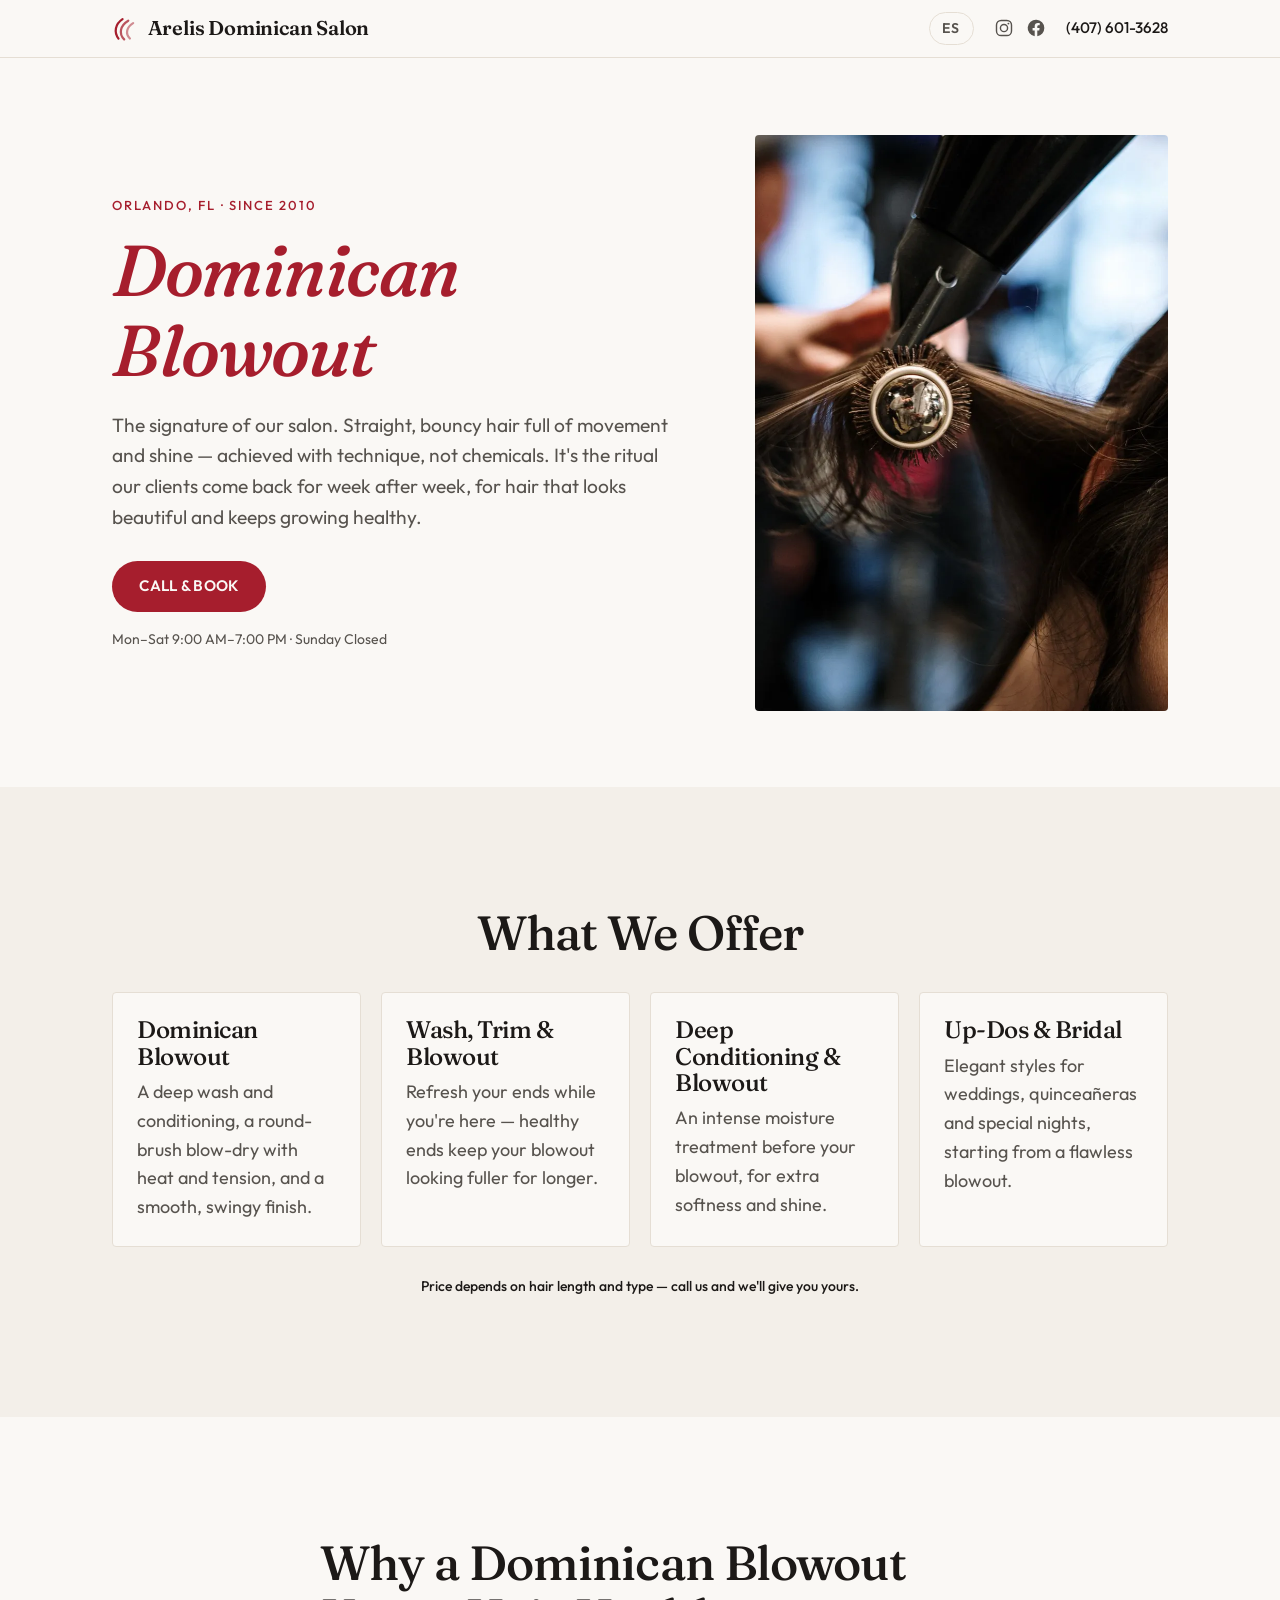
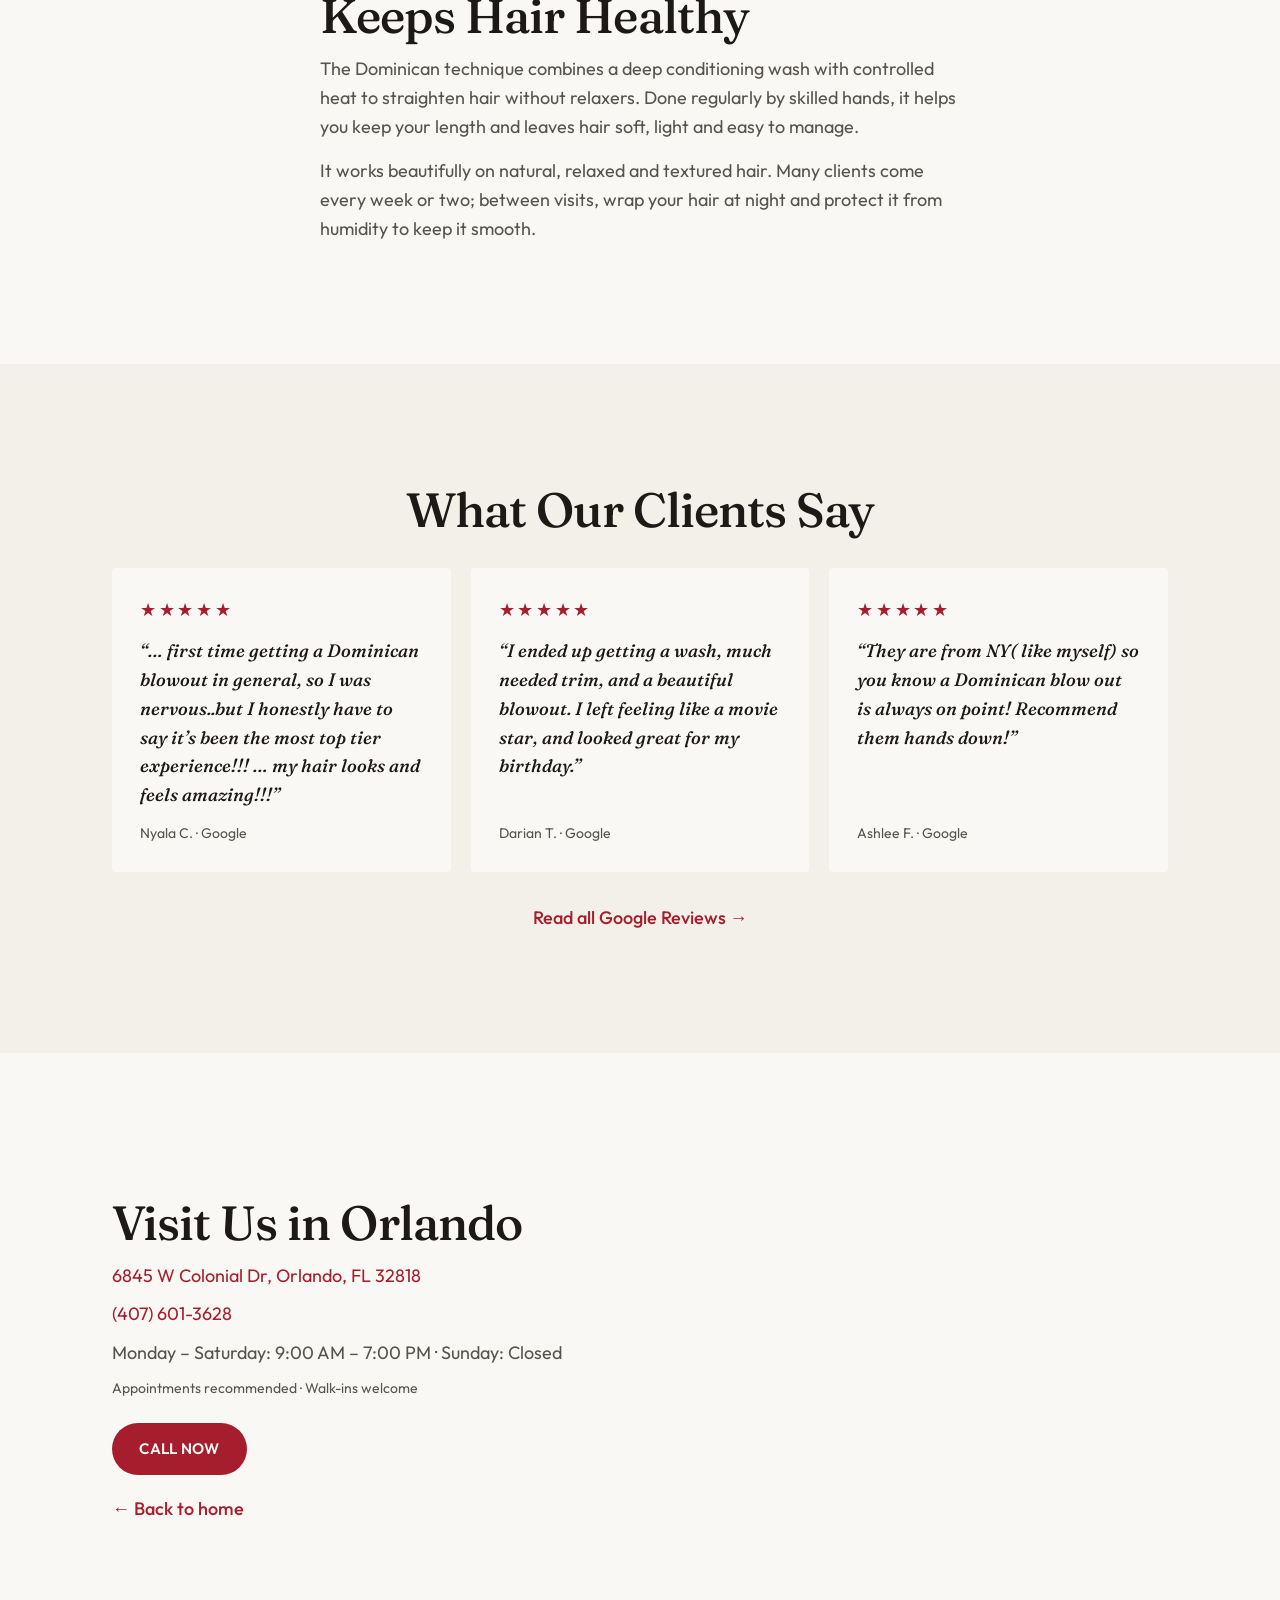
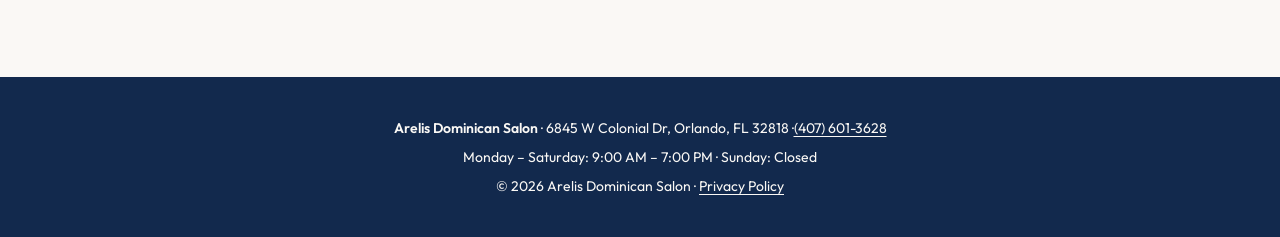
<file: dominican-blowout/index.html>
<!DOCTYPE html><html lang="en"><head><meta charset="utf-8"><meta name="viewport" content="width=device-width, initial-scale=1"><meta name="color-scheme" content="light"><meta name="theme-color" content="#faf8f5"><title>Dominican Blowout in Orlando, FL | Arelis Dominican Salon</title><meta name="description" content="Authentic Dominican blowouts in Orlando since 2010. Straight, bouncy, healthy hair without chemicals. Walk-ins welcome. Call (407) 601-3628."><link rel="icon" type="image/svg+xml" href="/favicon.svg"><link rel="preload" as="font" type="font/woff2" href="/_astro/kolker-brush-latin-400-normal.DJk0zcgi.woff2" crossorigin><link rel="preload" as="font" type="font/woff2" href="/_astro/fraunces-latin-500-normal.DnGCNyPD.woff2" crossorigin><link rel="canonical" href="https://arelisdominicansalonfl.com/dominican-blowout/"><link rel="alternate" hreflang="en" href="https://arelisdominicansalonfl.com/dominican-blowout/"><link rel="alternate" hreflang="es" href="https://arelisdominicansalonfl.com/es/blowout-dominicano/"><link rel="alternate" hreflang="x-default" href="https://arelisdominicansalonfl.com/dominican-blowout/"><meta property="og:title" content="Dominican Blowout in Orlando, FL | Arelis Dominican Salon"><meta property="og:description" content="Authentic Dominican blowouts in Orlando since 2010. Straight, bouncy, healthy hair without chemicals. Walk-ins welcome. Call (407) 601-3628."><meta property="og:type" content="website"><meta property="og:locale" content="en_US"><meta property="og:url" content="https://arelisdominicansalonfl.com/dominican-blowout/"><meta property="og:image" content="https://arelisdominicansalonfl.com/_astro/hero.CcRAVT7H.jpg"><script type="application/ld+json">{"@context":"https://schema.org","@type":"HairSalon","name":"Arelis Dominican Salon","telephone":"+14076013628","address":{"@type":"PostalAddress","streetAddress":"6845 W Colonial Dr","addressLocality":"Orlando","addressRegion":"FL","postalCode":"32818","addressCountry":"US"},"url":"https://arelisdominicansalonfl.com/dominican-blowout/","image":"https://arelisdominicansalonfl.com/_astro/hero.CcRAVT7H.jpg","sameAs":["https://www.instagram.com/arelisdominicansalon/","https://www.facebook.com/Arelisdominican/"],"foundingDate":"2010","description":"Dominican hair salon in Orlando, FL since 2010. Dominican blowouts, keratin and deep repair treatments, silk press for natural hair and hair color. English and Spanish spoken.","geo":{"@type":"GeoCoordinates","latitude":28.553394,"longitude":-81.474454},"hasMap":"https://www.google.com/maps/search/?api=1&query=Arelis+Dominican+Salon+6845+W+Colonial+Dr+Orlando+FL","areaServed":{"@type":"City","name":"Orlando, FL"},"knowsLanguage":["en","es"],"makesOffer":[{"@type":"Offer","itemOffered":{"@type":"Service","name":"Dominican Blowout"}},{"@type":"Offer","itemOffered":{"@type":"Service","name":"Keratin Treatment"}},{"@type":"Offer","itemOffered":{"@type":"Service","name":"Deep Repair Treatment"}},{"@type":"Offer","itemOffered":{"@type":"Service","name":"Silk Press"}},{"@type":"Offer","itemOffered":{"@type":"Service","name":"Hair Color"}},{"@type":"Offer","itemOffered":{"@type":"Service","name":"Balayage"}},{"@type":"Offer","itemOffered":{"@type":"Service","name":"Haircuts"}},{"@type":"Offer","itemOffered":{"@type":"Service","name":"Hair Extensions"}}],"openingHoursSpecification":[{"@type":"OpeningHoursSpecification","dayOfWeek":["Monday","Tuesday","Wednesday","Thursday","Friday","Saturday"],"opens":"09:00","closes":"19:00"}]}</script><script async src="https://www.googletagmanager.com/gtag/js?id=G-V1P040FRRR"></script><script>(function(){const tagIds = ["G-V1P040FRRR"];

          window.dataLayer = window.dataLayer || [];
          function gtag() {
            dataLayer.push(arguments);
          }
          window.gtag = gtag;
          gtag("js", new Date());
          tagIds.forEach(function (id) {
            gtag("config", id);
          });
          // conversions: phone taps (primary) and map/directions taps (secondary)
          document.addEventListener("click", function (e) {
            var a = e.target.closest && e.target.closest("a[href]");
            if (!a) return;
            if (a.href.indexOf("tel:") === 0) {
              gtag("event", "call_click", { link_url: a.href, link_text: a.textContent.trim() });
            } else if (/google\.com\/maps/.test(a.href)) {
              gtag("event", "directions_click", { link_url: a.href });
            }
          });
        })();</script><script>
      document.documentElement.classList.add("js");
      // hold the script wordmark until Kolker Brush is ready — the fallback
      // cursive face is much wider, so painting it first makes the title jump
      (function () {
        var html = document.documentElement;
        if (!document.fonts || !document.fonts.load) return;
        html.classList.add("fonts-loading");
        var done = function () {
          html.classList.remove("fonts-loading");
        };
        // this runs before the stylesheet declares the @font-face, when load()
        // resolves empty — retry until the face exists and has loaded
        (function tryLoad() {
          document.fonts.load('1em "Kolker Brush"').then(function (faces) {
            if (faces.length) done();
            else if (html.classList.contains("fonts-loading")) setTimeout(tryLoad, 50);
          }, done);
        })();
        setTimeout(done, 3000);
      })();
    </script><link rel="stylesheet" href="/_astro/BaseLayout.DQVOtJI7.css"><style>.sp-center[data-astro-cid-nsurbltt]{text-align:center}.sp-hero[data-astro-cid-nsurbltt]{padding-block:clamp(2.5rem,6vw,5rem)}@media (width<=767px){.sp-hero[data-astro-cid-nsurbltt]{padding-top:5rem}}.sp-hero__grid[data-astro-cid-nsurbltt]{align-items:center;gap:clamp(2rem,5vw,4rem);display:grid}.sp-hero__title[data-astro-cid-nsurbltt]{font-style:italic;font-size:var(--text-hero);color:var(--color-accent);margin-bottom:1.25rem}.sp-hero__intro[data-astro-cid-nsurbltt]{max-width:52ch;margin-bottom:1.75rem;font-size:1.2rem}.sp-hero__micro[data-astro-cid-nsurbltt]{font-size:var(--text-small);margin-top:1rem}.sp-hero__photo[data-astro-cid-nsurbltt] img[data-astro-cid-nsurbltt]{aspect-ratio:4/5;object-fit:cover;border-radius:4px;width:100%;max-height:36rem}.sp-offer[data-astro-cid-nsurbltt]{gap:1.25rem;margin-top:2rem;padding:0;list-style:none;display:grid}.sp-offer__item[data-astro-cid-nsurbltt]{background:var(--color-bg);border:1px solid var(--color-line);border-radius:4px;padding:1.5rem}.sp-offer__item[data-astro-cid-nsurbltt] h3[data-astro-cid-nsurbltt]{font-size:var(--text-h3);margin-bottom:.5rem}.sp-price[data-astro-cid-nsurbltt]{font-size:var(--text-small);color:var(--color-ink);margin-top:1.75rem;font-weight:500}.sp-detail[data-astro-cid-nsurbltt]{max-width:46rem}.sp-detail[data-astro-cid-nsurbltt] p[data-astro-cid-nsurbltt]+p[data-astro-cid-nsurbltt]{margin-top:1rem}.sp-reviews[data-astro-cid-nsurbltt]{gap:1.25rem;margin:2rem 0;display:grid}.sp-review[data-astro-cid-nsurbltt]{background:var(--color-bg);border-radius:4px;flex-direction:column;gap:.75rem;padding:1.75rem;display:flex}.sp-review__stars[data-astro-cid-nsurbltt]{color:var(--color-accent);letter-spacing:.15em}.sp-review[data-astro-cid-nsurbltt] p[data-astro-cid-nsurbltt]{font-family:var(--font-display);color:var(--color-ink);flex:1;font-style:italic}.sp-review[data-astro-cid-nsurbltt] cite[data-astro-cid-nsurbltt]{font-style:normal;font-size:var(--text-small)}.sp-link[data-astro-cid-nsurbltt]{font-weight:500}.sp-visit[data-astro-cid-nsurbltt]{align-items:center;gap:2rem;display:grid}.sp-visit[data-astro-cid-nsurbltt] p[data-astro-cid-nsurbltt]{margin-bottom:.6rem}.sp-visit__note[data-astro-cid-nsurbltt]{font-size:var(--text-small);margin-bottom:1.5rem!important}.sp-visit[data-astro-cid-nsurbltt] .btn{margin-bottom:1.25rem}.sp-visit__map[data-astro-cid-nsurbltt]{aspect-ratio:4/3;border:0;border-radius:4px;width:100%}@media (width>=900px){.sp-hero__grid[data-astro-cid-nsurbltt]{grid-template-columns:7fr 5fr}.sp-offer[data-astro-cid-nsurbltt]{grid-template-columns:repeat(auto-fit,minmax(14rem,1fr))}.sp-reviews[data-astro-cid-nsurbltt]{grid-template-columns:repeat(3,1fr)}.sp-visit[data-astro-cid-nsurbltt]{grid-template-columns:1fr 1fr}}
.btn[data-astro-cid-dbvitpls]{min-height:44px;font-family:var(--font-body);letter-spacing:.02em;text-transform:uppercase;transition:background var(--transition), transform var(--transition);border-radius:999px;justify-content:center;align-items:center;gap:.5em;padding:.9em 1.8em;font-size:.95rem;font-weight:600;display:inline-flex}.btn--call[data-astro-cid-dbvitpls]{background:var(--color-accent);color:var(--color-on-accent)}.btn--call[data-astro-cid-dbvitpls]:hover{background:var(--color-accent-ink);color:var(--color-on-accent)}.btn[data-astro-cid-dbvitpls]:active{transform:scale(.98)}.btn--compact[data-astro-cid-dbvitpls]{min-height:36px;padding:.55em 1.2em;font-size:.85rem}
</style></head><body id="top"><header class="header" data-astro-cid-nen7h5rs><div class="container header__inner" data-astro-cid-nen7h5rs><a href="#top" class="wordmark" data-astro-cid-nen7h5rs><img src="/images/logo/mark.svg" alt="" width="26" height="26" class="wordmark__mark" data-astro-cid-nen7h5rs>Arelis Dominican Salon</a><nav class="header__contact" aria-label="Contact" data-astro-cid-nen7h5rs><a href="/es/blowout-dominicano/" class="lang" data-astro-cid-nen7h5rs>ES</a><span class="header__social" data-astro-cid-nen7h5rs><a href="https://www.instagram.com/arelisdominicansalon/" target="_blank" rel="noopener" aria-label="Instagram" data-astro-cid-nen7h5rs><svg viewBox="0 0 24 24" width="20" height="20" fill="none" stroke="currentColor" stroke-width="1.7"><rect x="3" y="3" width="18" height="18" rx="5.5"></rect><circle cx="12" cy="12" r="4.3"></circle><circle cx="17.3" cy="6.7" r="1.15" fill="currentColor" stroke="none"></circle></svg></a><a href="https://www.facebook.com/Arelisdominican/" target="_blank" rel="noopener" aria-label="Facebook" data-astro-cid-nen7h5rs><svg viewBox="0 0 24 24" width="20" height="20" fill="currentColor"><path d="M22 12a10 10 0 1 0-11.56 9.88v-6.99H7.9V12h2.54V9.8c0-2.5 1.49-3.89 3.77-3.89 1.1 0 2.24.2 2.24.2v2.46h-1.26c-1.24 0-1.63.77-1.63 1.56V12h2.78l-.44 2.89h-2.34v6.99A10 10 0 0 0 22 12Z"></path></svg></a></span><a href="tel:+14076013628" class="phone" data-astro-cid-nen7h5rs>(407) 601-3628</a></nav></div></header><main><article class="sp" data-astro-cid-nsurbltt><section class="sp-hero" data-astro-cid-nsurbltt><div class="container sp-hero__grid" data-astro-cid-nsurbltt><div class="sp-hero__copy" data-astro-cid-nsurbltt><span class="eyebrow" data-astro-cid-nsurbltt>Orlando, FL · Since 2010</span><h1 class="sp-hero__title" data-astro-cid-nsurbltt>Dominican Blowout</h1><p class="sp-hero__intro" data-astro-cid-nsurbltt>The signature of our salon. Straight, bouncy hair full of movement and shine — achieved with technique, not chemicals. It&#39;s the ritual our clients come back for week after week, for hair that looks beautiful and keeps growing healthy.</p><a href="tel:+14076013628" class="btn btn--call" data-astro-cid-dbvitpls>Call &amp; Book</a><p class="sp-hero__micro" data-astro-cid-nsurbltt>Mon–Sat 9:00 AM–7:00 PM · Sunday Closed</p></div><div class="sp-hero__photo" data-astro-cid-nsurbltt><img src="/_astro/hair.CqMvHPeZ_Z8a9iU.webp" srcset="/_astro/hair.CqMvHPeZ_26c8Dl.webp 480w, /_astro/hair.CqMvHPeZ_1x2sVX.webp 800w" alt="Dominican Blowout" loading="eager" sizes="(min-width: 900px) 40vw, 100vw" data-astro-cid-nsurbltt="true" decoding="async" width="933" height="1400"></div></div></section><section class="section section--alt" data-astro-cid-nsurbltt><div class="container" data-astro-cid-nsurbltt><h2 class="section-title sp-center" data-astro-cid-nsurbltt>What We Offer</h2><ul class="sp-offer" data-astro-cid-nsurbltt><li class="sp-offer__item" data-astro-cid-nsurbltt><h3 data-astro-cid-nsurbltt>Dominican Blowout</h3><p data-astro-cid-nsurbltt>A deep wash and conditioning, a round-brush blow-dry with heat and tension, and a smooth, swingy finish.</p></li><li class="sp-offer__item" data-astro-cid-nsurbltt><h3 data-astro-cid-nsurbltt>Wash, Trim &amp; Blowout</h3><p data-astro-cid-nsurbltt>Refresh your ends while you&#39;re here — healthy ends keep your blowout looking fuller for longer.</p></li><li class="sp-offer__item" data-astro-cid-nsurbltt><h3 data-astro-cid-nsurbltt>Deep Conditioning &amp; Blowout</h3><p data-astro-cid-nsurbltt>An intense moisture treatment before your blowout, for extra softness and shine.</p></li><li class="sp-offer__item" data-astro-cid-nsurbltt><h3 data-astro-cid-nsurbltt>Up-Dos &amp; Bridal</h3><p data-astro-cid-nsurbltt>Elegant styles for weddings, quinceañeras and special nights, starting from a flawless blowout.</p></li></ul><p class="sp-center sp-price" data-astro-cid-nsurbltt>Price depends on hair length and type — call us and we&#39;ll give you yours.</p></div></section><section class="section" data-astro-cid-nsurbltt><div class="container sp-detail" data-astro-cid-nsurbltt><h2 class="section-title" data-astro-cid-nsurbltt>Why a Dominican Blowout Keeps Hair Healthy</h2><p data-astro-cid-nsurbltt>The Dominican technique combines a deep conditioning wash with controlled heat to straighten hair without relaxers. Done regularly by skilled hands, it helps you keep your length and leaves hair soft, light and easy to manage.</p><p data-astro-cid-nsurbltt>It works beautifully on natural, relaxed and textured hair. Many clients come every week or two; between visits, wrap your hair at night and protect it from humidity to keep it smooth.</p></div></section><section class="section section--alt" data-astro-cid-nsurbltt><div class="container" data-astro-cid-nsurbltt><h2 class="section-title sp-center" data-astro-cid-nsurbltt>What Our Clients Say</h2><div class="sp-reviews" data-astro-cid-nsurbltt><blockquote class="sp-review" data-astro-cid-nsurbltt><span class="sp-review__stars" aria-label="5 stars" data-astro-cid-nsurbltt>★★★★★</span><p data-astro-cid-nsurbltt>“… first time getting a Dominican blowout in general, so I was nervous..but I honestly have to say it’s been the most top tier experience!!! … my hair looks and feels amazing!!!”</p><cite data-astro-cid-nsurbltt>Nyala C. · Google</cite></blockquote><blockquote class="sp-review" data-astro-cid-nsurbltt><span class="sp-review__stars" aria-label="5 stars" data-astro-cid-nsurbltt>★★★★★</span><p data-astro-cid-nsurbltt>“I ended up getting a wash, much needed trim, and a beautiful blowout. I left feeling like a movie star, and looked great for my birthday.”</p><cite data-astro-cid-nsurbltt>Darian T. · Google</cite></blockquote><blockquote class="sp-review" data-astro-cid-nsurbltt><span class="sp-review__stars" aria-label="5 stars" data-astro-cid-nsurbltt>★★★★★</span><p data-astro-cid-nsurbltt>“They are from NY( like myself) so you know a Dominican blow out is always on point! Recommend them hands down!”</p><cite data-astro-cid-nsurbltt>Ashlee F. · Google</cite></blockquote></div><p class="sp-center" data-astro-cid-nsurbltt><a href="https://www.google.com/maps/search/?api=1&amp;query=Arelis+Dominican+Salon+6845+W+Colonial+Dr+Orlando+FL" target="_blank" rel="noopener" class="sp-link" data-astro-cid-nsurbltt>Read all Google Reviews →</a></p></div></section><section class="section" data-astro-cid-nsurbltt><div class="container sp-visit" data-astro-cid-nsurbltt><div data-astro-cid-nsurbltt><h2 class="section-title" data-astro-cid-nsurbltt>Visit Us in Orlando</h2><p data-astro-cid-nsurbltt><a href="https://www.google.com/maps/search/?api=1&amp;query=Arelis+Dominican+Salon+6845+W+Colonial+Dr+Orlando+FL" target="_blank" rel="noopener" data-astro-cid-nsurbltt>6845 W Colonial Dr, Orlando, FL 32818</a></p><p data-astro-cid-nsurbltt><a href="tel:+14076013628" data-astro-cid-nsurbltt>(407) 601-3628</a></p><p data-astro-cid-nsurbltt>Monday – Saturday: 9:00 AM – 7:00 PM · Sunday: Closed</p><p class="sp-visit__note" data-astro-cid-nsurbltt>Appointments recommended · Walk-ins welcome</p><a href="tel:+14076013628" class="btn btn--call" data-astro-cid-dbvitpls>Call Now</a><p data-astro-cid-nsurbltt><a href="/" class="sp-link" data-astro-cid-nsurbltt>← Back to home</a></p></div><iframe class="sp-visit__map" src="https://www.google.com/maps?q=Arelis+Dominican+Salon,+6845+W+Colonial+Dr,+Orlando,+FL&amp;output=embed" title="Map to Arelis Dominican Salon" loading="lazy" referrerpolicy="no-referrer-when-downgrade" data-astro-cid-nsurbltt></iframe></div></section></article></main><footer class="footer" data-astro-cid-jo6i4kqk><div class="container footer__inner" data-astro-cid-jo6i4kqk><p data-astro-cid-jo6i4kqk><strong data-astro-cid-jo6i4kqk>Arelis Dominican Salon</strong> · 6845 W Colonial Dr, Orlando, FL 32818 ·<a href="tel:+14076013628" data-astro-cid-jo6i4kqk>(407) 601-3628</a></p><p data-astro-cid-jo6i4kqk>Monday – Saturday: 9:00 AM – 7:00 PM · Sunday: Closed</p><p data-astro-cid-jo6i4kqk>© 2026 Arelis Dominican Salon · <a href="/privacy/" data-astro-cid-jo6i4kqk>Privacy Policy</a></p></div></footer><a href="/es/blowout-dominicano/" class="lang-pill" data-astro-cid-xo7b6euh>ES</a><div class="social-pill" data-astro-cid-xo7b6euh><a href="https://www.instagram.com/arelisdominicansalon/" target="_blank" rel="noopener" aria-label="Instagram" data-astro-cid-xo7b6euh><svg viewBox="0 0 24 24" width="19" height="19" fill="none" stroke="currentColor" stroke-width="1.7"><rect x="3" y="3" width="18" height="18" rx="5.5"></rect><circle cx="12" cy="12" r="4.3"></circle><circle cx="17.3" cy="6.7" r="1.15" fill="currentColor" stroke="none"></circle></svg></a><a href="https://www.facebook.com/Arelisdominican/" target="_blank" rel="noopener" aria-label="Facebook" data-astro-cid-xo7b6euh><svg viewBox="0 0 24 24" width="19" height="19" fill="currentColor"><path d="M22 12a10 10 0 1 0-11.56 9.88v-6.99H7.9V12h2.54V9.8c0-2.5 1.49-3.89 3.77-3.89 1.1 0 2.24.2 2.24.2v2.46h-1.26c-1.24 0-1.63.77-1.63 1.56V12h2.78l-.44 2.89h-2.34v6.99A10 10 0 0 0 22 12Z"></path></svg></a></div><nav class="sticky-bar" aria-label="Quick contact" data-astro-cid-xo7b6euh><a href="tel:+14076013628" class="bar-btn bar-btn--call" data-astro-cid-xo7b6euh>Call Now</a></nav><script>
      (function () {
        var els = document.querySelectorAll(".reveal");
        if (!("IntersectionObserver" in window)) {
          els.forEach(function (el) {
            el.classList.add("is-visible");
          });
          return;
        }
        var io = new IntersectionObserver(
          function (entries) {
            entries.forEach(function (e) {
              if (e.isIntersecting) {
                e.target.classList.add("is-visible");
                io.unobserve(e.target);
              }
            });
          },
          { threshold: 0.1, rootMargin: "0px 0px -10% 0px" }
        );
        els.forEach(function (el) {
          io.observe(el);
        });
      })();
    </script></body></html>
</file>
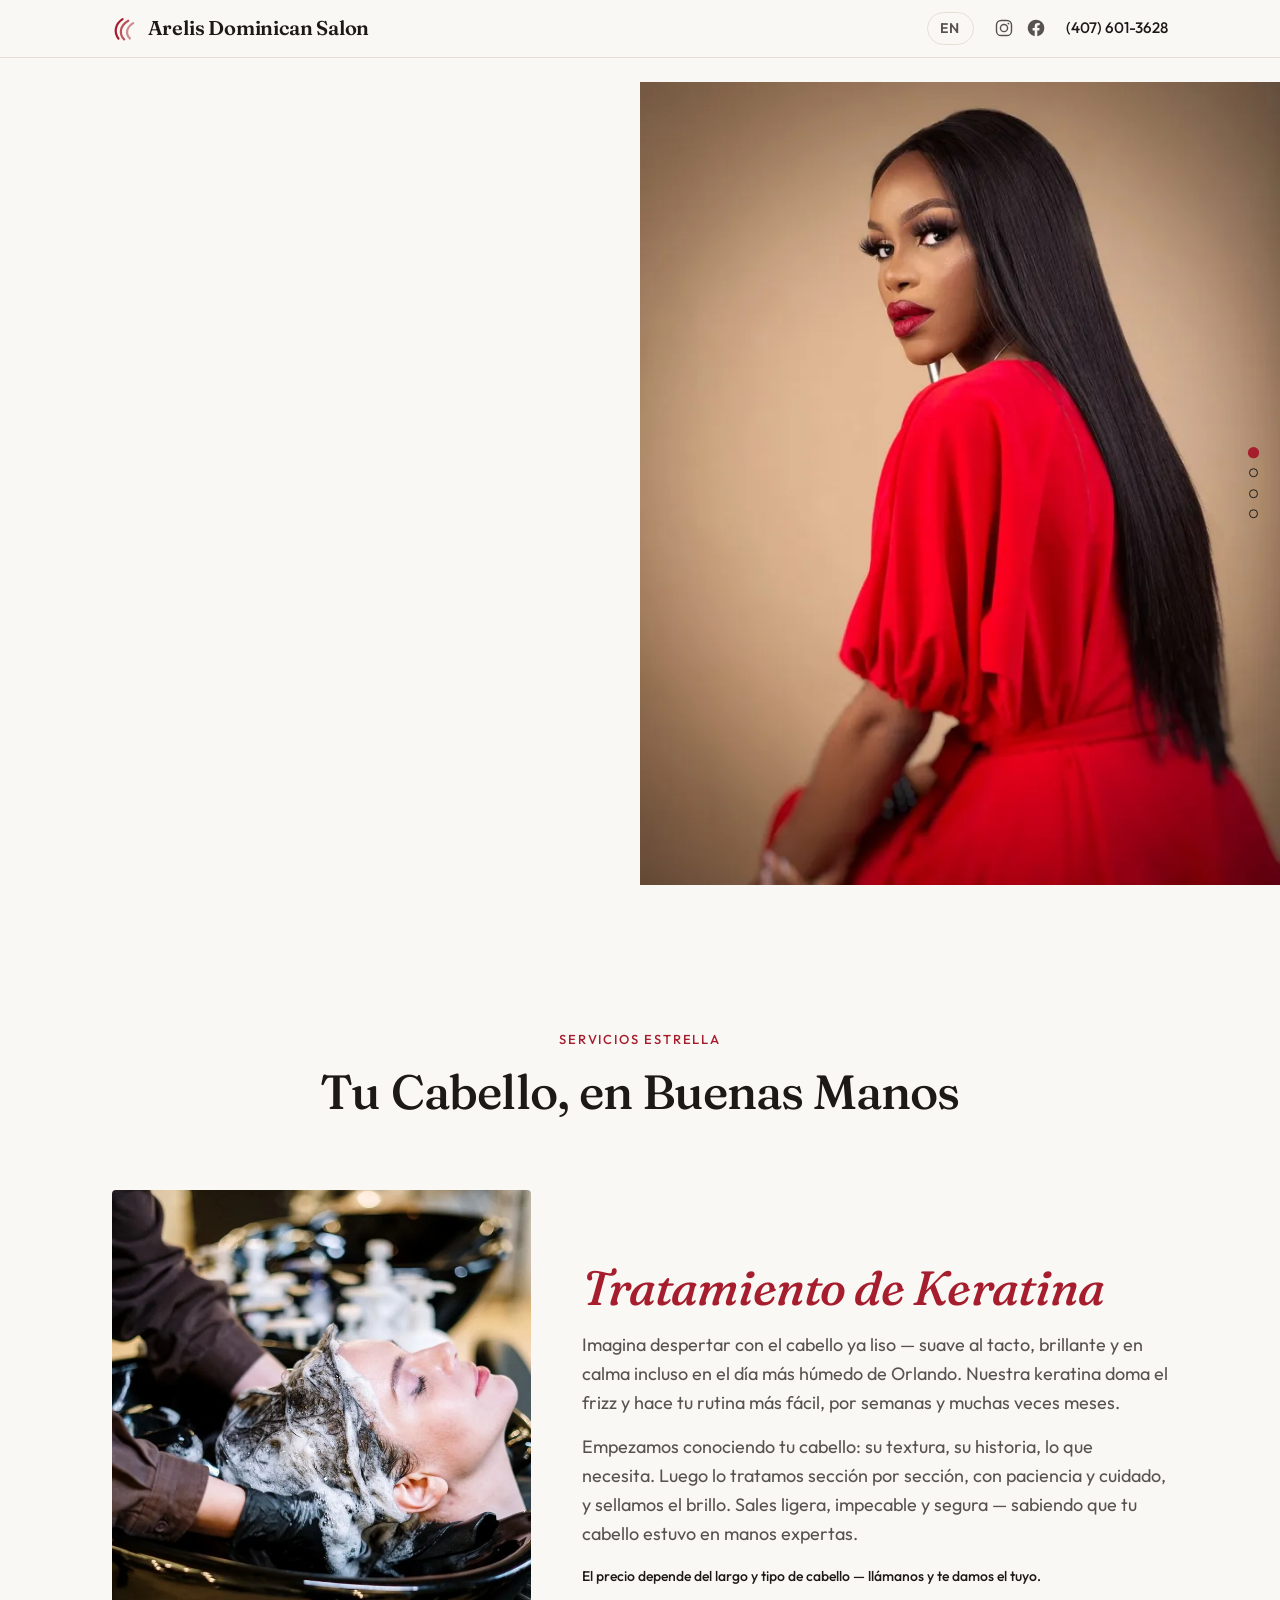
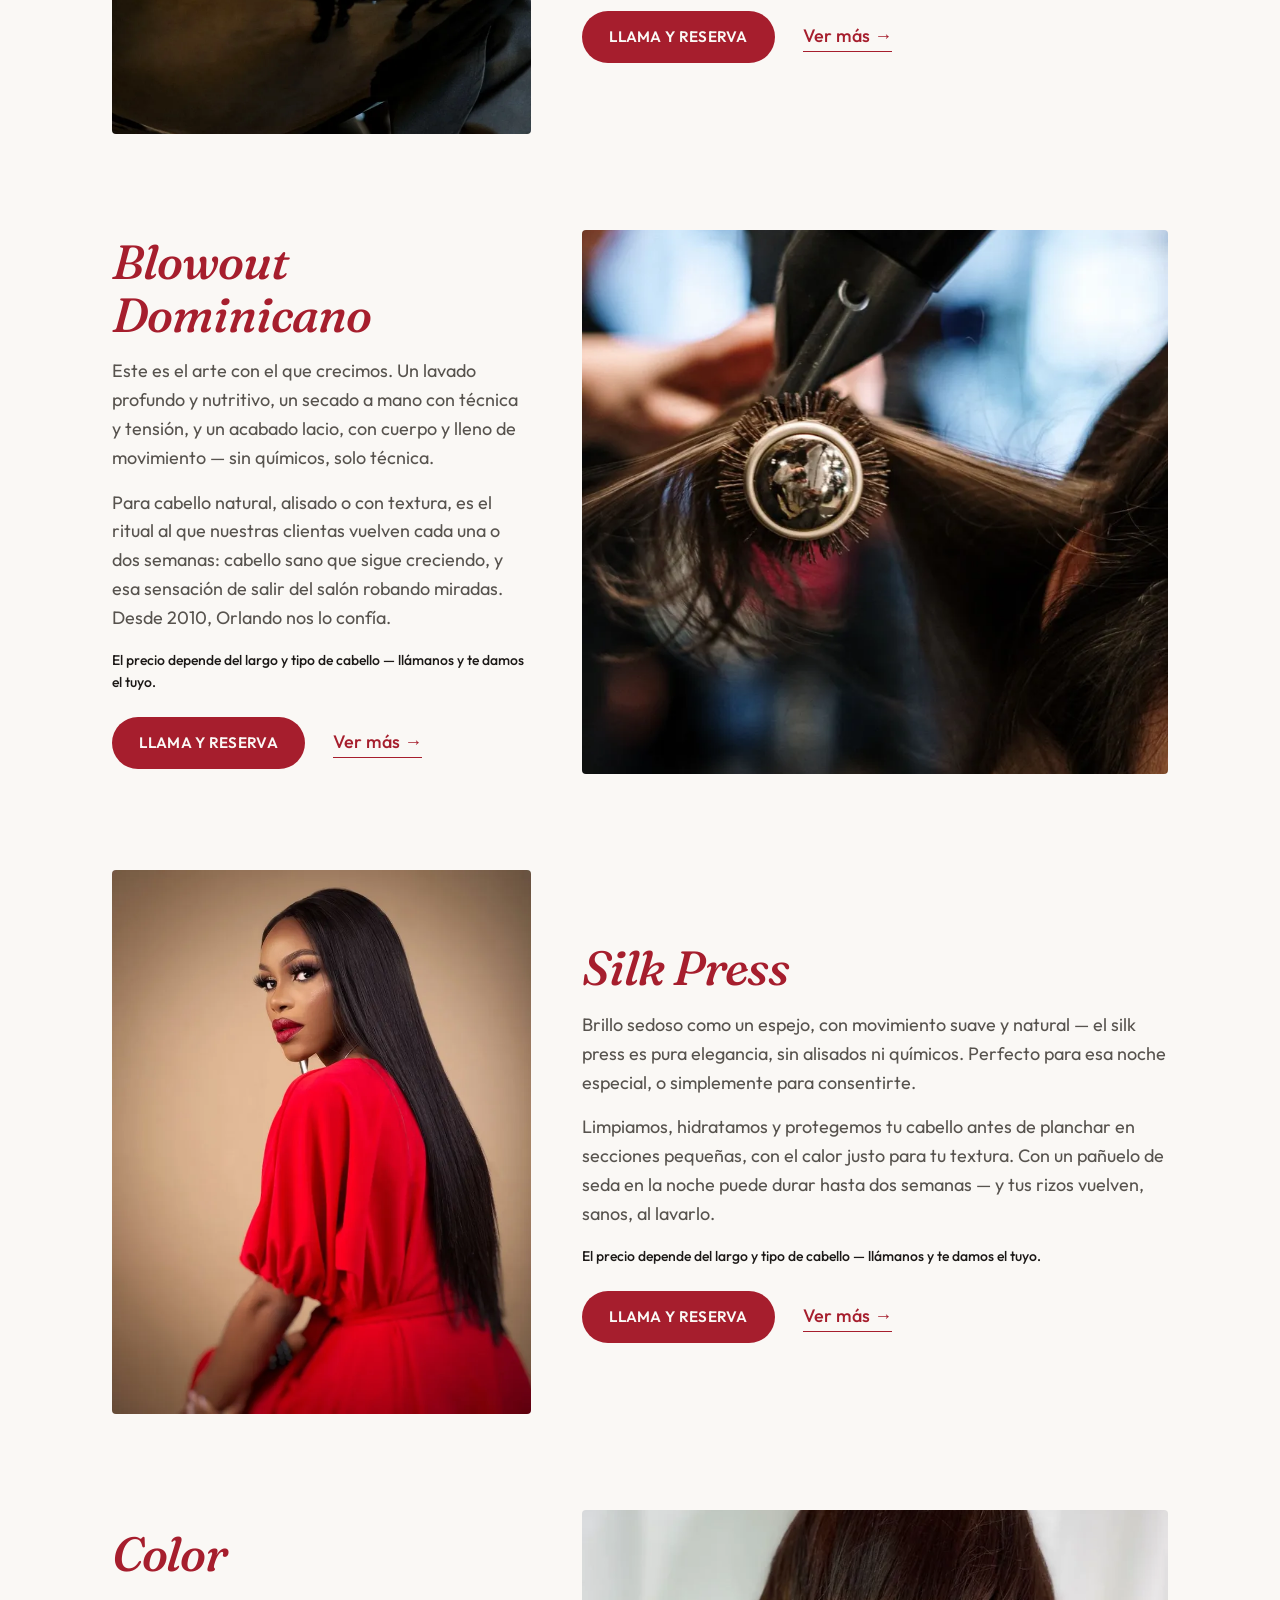
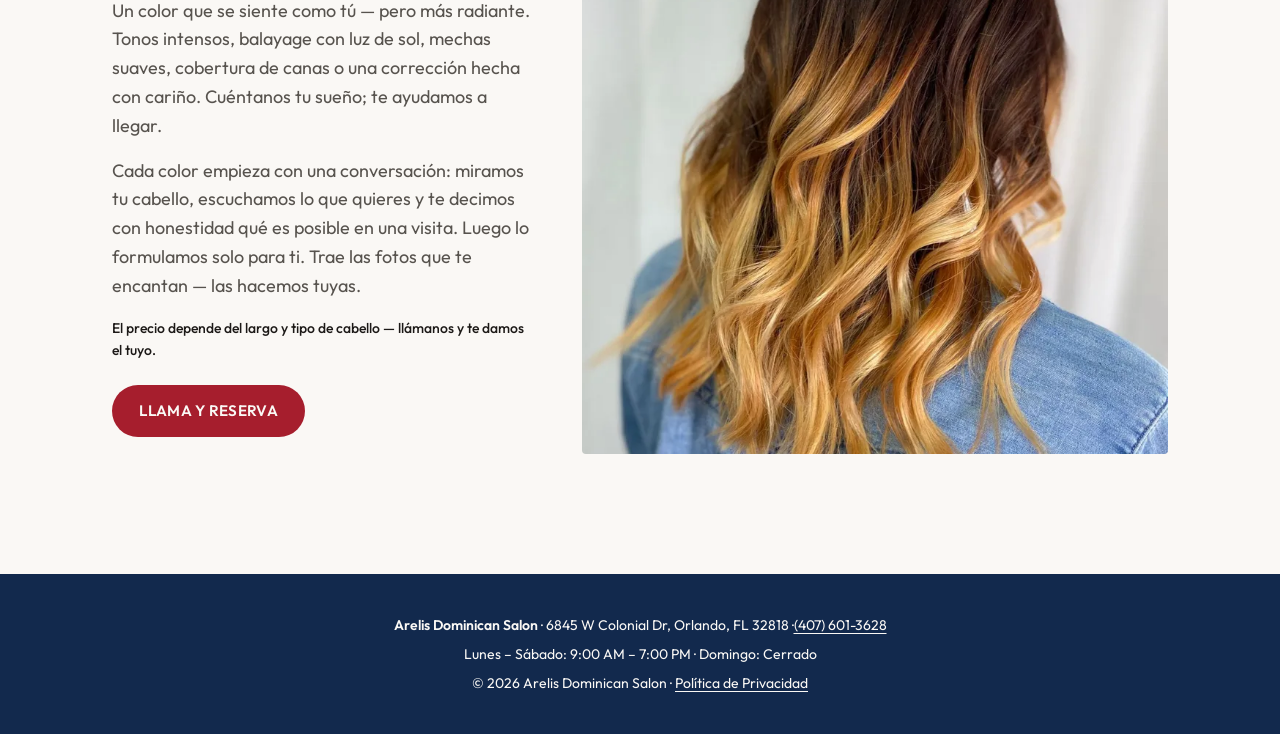
<file: es/index.html>
<!DOCTYPE html><html lang="es"><head><meta charset="utf-8"><meta name="viewport" content="width=device-width, initial-scale=1"><meta name="color-scheme" content="light"><meta name="theme-color" content="#faf8f5"><title>Arelis Dominican Salon — Keratina, Blowout Dominicano y Color en Orlando, FL</title><meta name="description" content="Salón dominicano en Orlando desde 2010. Keratina, blowout dominicano, color y servicios de belleza. English y Español. Llama para reservar: (407) 601-3628."><link rel="icon" type="image/svg+xml" href="/favicon.svg"><link rel="preload" as="font" type="font/woff2" href="/_astro/kolker-brush-latin-400-normal.DJk0zcgi.woff2" crossorigin><link rel="preload" as="font" type="font/woff2" href="/_astro/fraunces-latin-500-normal.DnGCNyPD.woff2" crossorigin><link rel="canonical" href="https://arelisdominicansalonfl.com/es/"><link rel="alternate" hreflang="en" href="https://arelisdominicansalonfl.com/"><link rel="alternate" hreflang="es" href="https://arelisdominicansalonfl.com/es/"><link rel="alternate" hreflang="x-default" href="https://arelisdominicansalonfl.com/"><meta property="og:title" content="Arelis Dominican Salon — Keratina, Blowout Dominicano y Color en Orlando, FL"><meta property="og:description" content="Salón dominicano en Orlando desde 2010. Keratina, blowout dominicano, color y servicios de belleza. English y Español. Llama para reservar: (407) 601-3628."><meta property="og:type" content="website"><meta property="og:locale" content="es_US"><meta property="og:url" content="https://arelisdominicansalonfl.com/es/"><meta property="og:image" content="https://arelisdominicansalonfl.com/_astro/hero.CcRAVT7H.jpg"><script type="application/ld+json">{"@context":"https://schema.org","@type":"HairSalon","name":"Arelis Dominican Salon","telephone":"+14076013628","address":{"@type":"PostalAddress","streetAddress":"6845 W Colonial Dr","addressLocality":"Orlando","addressRegion":"FL","postalCode":"32818","addressCountry":"US"},"url":"https://arelisdominicansalonfl.com/es/","image":"https://arelisdominicansalonfl.com/_astro/hero.CcRAVT7H.jpg","sameAs":["https://www.instagram.com/arelisdominicansalon/","https://www.facebook.com/Arelisdominican/"],"foundingDate":"2010","description":"Dominican hair salon in Orlando, FL since 2010. Dominican blowouts, keratin and deep repair treatments, silk press for natural hair and hair color. English and Spanish spoken.","geo":{"@type":"GeoCoordinates","latitude":28.553394,"longitude":-81.474454},"hasMap":"https://www.google.com/maps/search/?api=1&query=Arelis+Dominican+Salon+6845+W+Colonial+Dr+Orlando+FL","areaServed":{"@type":"City","name":"Orlando, FL"},"knowsLanguage":["en","es"],"makesOffer":[{"@type":"Offer","itemOffered":{"@type":"Service","name":"Dominican Blowout"}},{"@type":"Offer","itemOffered":{"@type":"Service","name":"Keratin Treatment"}},{"@type":"Offer","itemOffered":{"@type":"Service","name":"Deep Repair Treatment"}},{"@type":"Offer","itemOffered":{"@type":"Service","name":"Silk Press"}},{"@type":"Offer","itemOffered":{"@type":"Service","name":"Hair Color"}},{"@type":"Offer","itemOffered":{"@type":"Service","name":"Balayage"}},{"@type":"Offer","itemOffered":{"@type":"Service","name":"Haircuts"}},{"@type":"Offer","itemOffered":{"@type":"Service","name":"Hair Extensions"}}],"openingHoursSpecification":[{"@type":"OpeningHoursSpecification","dayOfWeek":["Monday","Tuesday","Wednesday","Thursday","Friday","Saturday"],"opens":"09:00","closes":"19:00"}]}</script><script async src="https://www.googletagmanager.com/gtag/js?id=G-V1P040FRRR"></script><script>(function(){const tagIds = ["G-V1P040FRRR"];

          window.dataLayer = window.dataLayer || [];
          function gtag() {
            dataLayer.push(arguments);
          }
          window.gtag = gtag;
          gtag("js", new Date());
          tagIds.forEach(function (id) {
            gtag("config", id);
          });
          // conversions: phone taps (primary) and map/directions taps (secondary)
          document.addEventListener("click", function (e) {
            var a = e.target.closest && e.target.closest("a[href]");
            if (!a) return;
            if (a.href.indexOf("tel:") === 0) {
              gtag("event", "call_click", { link_url: a.href, link_text: a.textContent.trim() });
            } else if (/google\.com\/maps/.test(a.href)) {
              gtag("event", "directions_click", { link_url: a.href });
            }
          });
        })();</script><script>
      document.documentElement.classList.add("js");
      // hold the script wordmark until Kolker Brush is ready — the fallback
      // cursive face is much wider, so painting it first makes the title jump
      (function () {
        var html = document.documentElement;
        if (!document.fonts || !document.fonts.load) return;
        html.classList.add("fonts-loading");
        var done = function () {
          html.classList.remove("fonts-loading");
        };
        // this runs before the stylesheet declares the @font-face, when load()
        // resolves empty — retry until the face exists and has loaded
        (function tryLoad() {
          document.fonts.load('1em "Kolker Brush"').then(function (faces) {
            if (faces.length) done();
            else if (html.classList.contains("fonts-loading")) setTimeout(tryLoad, 50);
          }, done);
        })();
        setTimeout(done, 3000);
      })();
    </script><link rel="stylesheet" href="/_astro/BaseLayout.DQVOtJI7.css"><style>.btn[data-astro-cid-dbvitpls]{min-height:44px;font-family:var(--font-body);letter-spacing:.02em;text-transform:uppercase;transition:background var(--transition), transform var(--transition);border-radius:999px;justify-content:center;align-items:center;gap:.5em;padding:.9em 1.8em;font-size:.95rem;font-weight:600;display:inline-flex}.btn--call[data-astro-cid-dbvitpls]{background:var(--color-accent);color:var(--color-on-accent)}.btn--call[data-astro-cid-dbvitpls]:hover{background:var(--color-accent-ink);color:var(--color-on-accent)}.btn[data-astro-cid-dbvitpls]:active{transform:scale(.98)}.btn--compact[data-astro-cid-dbvitpls]{min-height:36px;padding:.55em 1.2em;font-size:.85rem}
</style><link rel="stylesheet" href="/_astro/02-ServiceDetails.C1pzCYNy.css"></head><body id="top"><header class="header" data-astro-cid-nen7h5rs><div class="container header__inner" data-astro-cid-nen7h5rs><a href="#top" class="wordmark" data-astro-cid-nen7h5rs><img src="/images/logo/mark.svg" alt="" width="26" height="26" class="wordmark__mark" data-astro-cid-nen7h5rs>Arelis Dominican Salon</a><nav class="header__contact" aria-label="Contact" data-astro-cid-nen7h5rs><a href="/" class="lang" data-astro-cid-nen7h5rs>EN</a><span class="header__social" data-astro-cid-nen7h5rs><a href="https://www.instagram.com/arelisdominicansalon/" target="_blank" rel="noopener" aria-label="Instagram" data-astro-cid-nen7h5rs><svg viewBox="0 0 24 24" width="20" height="20" fill="none" stroke="currentColor" stroke-width="1.7"><rect x="3" y="3" width="18" height="18" rx="5.5"></rect><circle cx="12" cy="12" r="4.3"></circle><circle cx="17.3" cy="6.7" r="1.15" fill="currentColor" stroke="none"></circle></svg></a><a href="https://www.facebook.com/Arelisdominican/" target="_blank" rel="noopener" aria-label="Facebook" data-astro-cid-nen7h5rs><svg viewBox="0 0 24 24" width="20" height="20" fill="currentColor"><path d="M22 12a10 10 0 1 0-11.56 9.88v-6.99H7.9V12h2.54V9.8c0-2.5 1.49-3.89 3.77-3.89 1.1 0 2.24.2 2.24.2v2.46h-1.26c-1.24 0-1.63.77-1.63 1.56V12h2.78l-.44 2.89h-2.34v6.99A10 10 0 0 0 22 12Z"></path></svg></a></span><a href="tel:+14076013628" class="phone" data-astro-cid-nen7h5rs>(407) 601-3628</a></nav></div></header><main><section class="ssl" id="showcase" data-split-slider data-astro-cid-vaz2jkri><div class="ssl__col ssl__col--left" data-astro-cid-vaz2jkri><!-- L1: hero copy --><div class="panel panel--copy o1" data-astro-cid-vaz2jkri><div class="panel__inner" data-astro-cid-vaz2jkri><h1 class="script anim" data-astro-cid-vaz2jkri>Arelis Dominican Salon</h1><p class="hero__since anim" style="--d:.1s" data-astro-cid-vaz2jkri>Orlando, FL · Desde 2010</p><h2 class="hero__headline anim" style="--d:.15s" data-astro-cid-vaz2jkri>Si su apariencia quiere mejorar, Arelis Dominican Salon debe visitar.</h2><p class="hero__subhead anim" style="--d:.18s" data-astro-cid-vaz2jkri>Dominican Blowout Experts</p><p class="hero__tagline anim" style="--d:.2s" data-astro-cid-vaz2jkri>Creamos looks que realzan tu belleza, personalidad y confianza.</p><div class="hero__find anim" style="--d:.25s" data-astro-cid-vaz2jkri><span class="hero__find-label" data-astro-cid-vaz2jkri>Encuéntranos en</span><a href="https://www.google.com/maps/search/?api=1&amp;query=Arelis+Dominican+Salon+6845+W+Colonial+Dr+Orlando+FL" target="_blank" rel="noopener" class="hero__find-line hero__find-address" data-astro-cid-vaz2jkri>6845 W Colonial Dr, Orlando, FL 32818</a><a href="tel:+14076013628" class="hero__find-line hero__find-phone" data-astro-cid-vaz2jkri>(407) 601-3628</a></div><div class="hero__rating anim" style="--d:.3s" data-astro-cid-vaz2jkri><a href="https://www.google.com/maps/search/?api=1&amp;query=Arelis+Dominican+Salon+6845+W+Colonial+Dr+Orlando+FL" target="_blank" rel="noopener" class="rating" data-astro-cid-afc2oml3><span class="stars" aria-hidden="true" data-astro-cid-afc2oml3><svg viewBox="0 0 24 24" width="14" height="14" fill="currentColor" data-astro-cid-afc2oml3><path d="M12 2.5l2.9 6.1 6.6.8-4.9 4.6 1.3 6.6L12 17.5l-5.9 3.1 1.3-6.6L2.5 9.4l6.6-.8Z" data-astro-cid-afc2oml3></path></svg><svg viewBox="0 0 24 24" width="14" height="14" fill="currentColor" data-astro-cid-afc2oml3><path d="M12 2.5l2.9 6.1 6.6.8-4.9 4.6 1.3 6.6L12 17.5l-5.9 3.1 1.3-6.6L2.5 9.4l6.6-.8Z" data-astro-cid-afc2oml3></path></svg><svg viewBox="0 0 24 24" width="14" height="14" fill="currentColor" data-astro-cid-afc2oml3><path d="M12 2.5l2.9 6.1 6.6.8-4.9 4.6 1.3 6.6L12 17.5l-5.9 3.1 1.3-6.6L2.5 9.4l6.6-.8Z" data-astro-cid-afc2oml3></path></svg><svg viewBox="0 0 24 24" width="14" height="14" fill="currentColor" data-astro-cid-afc2oml3><path d="M12 2.5l2.9 6.1 6.6.8-4.9 4.6 1.3 6.6L12 17.5l-5.9 3.1 1.3-6.6L2.5 9.4l6.6-.8Z" data-astro-cid-afc2oml3></path></svg><svg viewBox="0 0 24 24" width="14" height="14" fill="currentColor" data-astro-cid-afc2oml3><path d="M12 2.5l2.9 6.1 6.6.8-4.9 4.6 1.3 6.6L12 17.5l-5.9 3.1 1.3-6.6L2.5 9.4l6.6-.8Z" data-astro-cid-afc2oml3></path></svg></span><span class="text" data-astro-cid-afc2oml3>300+ Reseñas en Google</span></a></div><div class="actions hero__actions anim" style="--d:.4s" data-astro-cid-vaz2jkri><a href="tel:+14076013628" class="btn btn--call" data-astro-cid-dbvitpls>Llama y Reserva</a></div><p class="hero__micro anim" style="--d:.5s" data-astro-cid-vaz2jkri>Citas Recomendadas · Walk-ins Bienvenidos</p><p class="hero__hours anim" style="--d:.55s" data-astro-cid-vaz2jkri><strong data-astro-cid-vaz2jkri>Horario: </strong>Lun–Sáb 9:00 AM–7:00 PM · Domingo Cerrado</p></div></div><!-- L2: services photo cards --><div class="panel panel--cards o3" data-astro-cid-vaz2jkri><div class="cards-inner" data-astro-cid-vaz2jkri><div class="cards" data-astro-cid-vaz2jkri><a href="tel:+14076013628" class="pcard anim" style="--d:0.1s" data-astro-cid-vaz2jkri><img src="/_astro/hair.CqMvHPeZ_Z8a9iU.webp" srcset="/_astro/hair.CqMvHPeZ_isk5E.webp 400w, /_astro/hair.CqMvHPeZ_ZKq7Ef.webp 700w, /_astro/hair.CqMvHPeZ_Z8a9iU.webp 933w" alt loading="lazy" sizes="(min-width: 1024px) 25vw, 50vw" data-astro-cid-vaz2jkri="true" decoding="async" width="933" height="1400"><span class="pcard__veil" aria-hidden="true" data-astro-cid-vaz2jkri></span><span class="pcard__head" data-astro-cid-vaz2jkri><span class="cat-icon" aria-hidden="true" style="--icon-size:26px" data-astro-cid-at5rcjsn><svg viewBox="0 0 24 24" fill="none" stroke="currentColor" stroke-width="1.5" stroke-linecap="round" stroke-linejoin="round" data-astro-cid-at5rcjsn><path d="M3.5 8.5a4.5 4.5 0 0 1 4.5-4.5h9.5l2 2v5l-2 2H8a4.5 4.5 0 0 1-4.5-4.5Z" data-astro-cid-at5rcjsn></path><circle cx="8" cy="8.5" r="1.6" data-astro-cid-at5rcjsn></circle><path d="M10.5 13 8.5 20.5M17.5 5.5v5" data-astro-cid-at5rcjsn></path></svg></span><span class="pcard__name" data-astro-cid-vaz2jkri>Dominican Blowouts &amp; Cabello</span></span><span class="pcard__hover" data-astro-cid-vaz2jkri><span class="pcard__items" data-astro-cid-vaz2jkri><span class="pcard__item" data-astro-cid-vaz2jkri>Dominican Blowout</span><span class="pcard__item" data-astro-cid-vaz2jkri>Shampoo &amp; Blow-Dry</span><span class="pcard__item" data-astro-cid-vaz2jkri>Up-Dos</span><span class="pcard__item" data-astro-cid-vaz2jkri>Novia</span></span><span class="pcard__ask" data-astro-cid-vaz2jkri>Agenda tu Cita →</span></span></a><a href="tel:+14076013628" class="pcard anim" style="--d:0.18s" data-astro-cid-vaz2jkri><img src="/_astro/cuts.BTVyYKQM_Z92CtV.webp" srcset="/_astro/cuts.BTVyYKQM_2uoc89.webp 400w, /_astro/cuts.BTVyYKQM_2nIzkl.webp 700w, /_astro/cuts.BTVyYKQM_MpjQh.webp 1000w" alt loading="lazy" sizes="(min-width: 1024px) 25vw, 50vw" data-astro-cid-vaz2jkri="true" decoding="async" width="1120" height="1400"><span class="pcard__veil" aria-hidden="true" data-astro-cid-vaz2jkri></span><span class="pcard__head" data-astro-cid-vaz2jkri><span class="cat-icon" aria-hidden="true" style="--icon-size:26px" data-astro-cid-at5rcjsn><svg viewBox="0 0 24 24" fill="none" stroke="currentColor" stroke-width="1.5" stroke-linecap="round" data-astro-cid-at5rcjsn><circle cx="6" cy="6.5" r="2.4" data-astro-cid-at5rcjsn></circle><circle cx="6" cy="17.5" r="2.4" data-astro-cid-at5rcjsn></circle><path d="M8.1 7.9 20 17.5M8.1 16.1 20 6.5" data-astro-cid-at5rcjsn></path></svg></span><span class="pcard__name" data-astro-cid-vaz2jkri>Cortes</span></span><span class="pcard__hover" data-astro-cid-vaz2jkri><span class="pcard__items" data-astro-cid-vaz2jkri><span class="pcard__item" data-astro-cid-vaz2jkri>Corte Dama</span><span class="pcard__item" data-astro-cid-vaz2jkri>Corte Caballero</span><span class="pcard__item" data-astro-cid-vaz2jkri>Corte Niños</span></span><span class="pcard__ask" data-astro-cid-vaz2jkri>Agenda tu Cita →</span></span></a><a href="tel:+14076013628" class="pcard anim" style="--d:0.26s" data-astro-cid-vaz2jkri><img src="/_astro/color.DnCtUnNi_1Kqkci.webp" srcset="/_astro/color.DnCtUnNi_GatLn.webp 400w, /_astro/color.DnCtUnNi_Z1MHBL2.webp 700w, /_astro/color.DnCtUnNi_Z1z6Pr5.webp 1000w" alt loading="lazy" sizes="(min-width: 1024px) 25vw, 50vw" data-astro-cid-vaz2jkri="true" decoding="async" width="1050" height="1400"><span class="pcard__veil" aria-hidden="true" data-astro-cid-vaz2jkri></span><span class="pcard__head" data-astro-cid-vaz2jkri><span class="cat-icon" aria-hidden="true" style="--icon-size:26px" data-astro-cid-at5rcjsn><svg viewBox="0 0 24 24" fill="none" stroke="currentColor" stroke-width="1.5" stroke-linecap="round" stroke-linejoin="round" data-astro-cid-at5rcjsn><path d="M12 3.5C12 3.5 6.5 10 6.5 14a5.5 5.5 0 0 0 11 0C17.5 10 12 3.5 12 3.5Z" data-astro-cid-at5rcjsn></path><path d="M9.5 14.5a2.5 2.5 0 0 0 2.5 2.5" data-astro-cid-at5rcjsn></path></svg></span><span class="pcard__name" data-astro-cid-vaz2jkri>Color</span></span><span class="pcard__hover" data-astro-cid-vaz2jkri><span class="pcard__items" data-astro-cid-vaz2jkri><span class="pcard__item" data-astro-cid-vaz2jkri>Color Completo</span><span class="pcard__item" data-astro-cid-vaz2jkri>Balayage</span><span class="pcard__item" data-astro-cid-vaz2jkri>Highlights</span><span class="pcard__item" data-astro-cid-vaz2jkri>Retoque de Color</span><span class="pcard__item" data-astro-cid-vaz2jkri>Color Correctivo</span></span><span class="pcard__ask" data-astro-cid-vaz2jkri>Agenda tu Cita →</span></span></a><a href="tel:+14076013628" class="pcard anim" style="--d:0.33999999999999997s" data-astro-cid-vaz2jkri><img src="/_astro/treatments.BeNrc71T_ZGeY31.webp" srcset="/_astro/treatments.BeNrc71T_1gCzWc.webp 400w, /_astro/treatments.BeNrc71T_SEcRo.webp 700w, /_astro/treatments.BeNrc71T_ZGeY31.webp 933w" alt loading="lazy" sizes="(min-width: 1024px) 25vw, 50vw" data-astro-cid-vaz2jkri="true" decoding="async" width="933" height="1400"><span class="pcard__veil" aria-hidden="true" data-astro-cid-vaz2jkri></span><span class="pcard__head" data-astro-cid-vaz2jkri><span class="cat-icon" aria-hidden="true" style="--icon-size:26px" data-astro-cid-at5rcjsn><svg viewBox="0 0 24 24" fill="none" stroke="currentColor" stroke-width="1.5" stroke-linecap="round" stroke-linejoin="round" data-astro-cid-at5rcjsn><path d="M12 20.5c-5-1-8.5-5-8.5-10 0-2 .5-3.8 1.5-5C7.5 7 12 7 12 7s4.5 0 7-1.5c1 1.2 1.5 3 1.5 5 0 5-3.5 9-8.5 10Z" data-astro-cid-at5rcjsn></path><path d="M12 20.5V9" data-astro-cid-at5rcjsn></path></svg></span><span class="pcard__name" data-astro-cid-vaz2jkri>Tratamientos</span></span><span class="pcard__hover" data-astro-cid-vaz2jkri><span class="pcard__items" data-astro-cid-vaz2jkri><span class="pcard__item" data-astro-cid-vaz2jkri>Keratina</span><span class="pcard__item" data-astro-cid-vaz2jkri>Tratamiento Reparador</span><span class="pcard__item" data-astro-cid-vaz2jkri>Relaxer</span><span class="pcard__item" data-astro-cid-vaz2jkri>Permanente</span><span class="pcard__item" data-astro-cid-vaz2jkri>Texturizador</span></span><span class="pcard__ask" data-astro-cid-vaz2jkri>Agenda tu Cita →</span></span></a><a href="tel:+14076013628" class="pcard anim" style="--d:0.42000000000000004s" data-astro-cid-vaz2jkri><img src="/_astro/extensions.Bs5HIjqt_Z2jVHKa.webp" srcset="/_astro/extensions.Bs5HIjqt_ZhHVHj.webp 400w, /_astro/extensions.Bs5HIjqt_PlwXX.webp 700w, /_astro/extensions.Bs5HIjqt_1WeA3U.webp 1000w" alt loading="lazy" sizes="(min-width: 1024px) 25vw, 50vw" data-astro-cid-vaz2jkri="true" decoding="async" width="1200" height="800"><span class="pcard__veil" aria-hidden="true" data-astro-cid-vaz2jkri></span><span class="pcard__head" data-astro-cid-vaz2jkri><span class="cat-icon" aria-hidden="true" style="--icon-size:26px" data-astro-cid-at5rcjsn><svg viewBox="0 0 24 24" fill="none" stroke="currentColor" stroke-width="1.5" stroke-linecap="round" data-astro-cid-at5rcjsn><path d="M7 3.5C4.5 8 9.5 10.5 7 15c-1.5 2.7 0 4.5 0 5.5" data-astro-cid-at5rcjsn></path><path d="M12 3.5C9.5 8 14.5 10.5 12 15c-1.5 2.7 0 4.5 0 5.5" data-astro-cid-at5rcjsn></path><path d="M17 3.5C14.5 8 19.5 10.5 17 15c-1.5 2.7 0 4.5 0 5.5" data-astro-cid-at5rcjsn></path></svg></span><span class="pcard__name" data-astro-cid-vaz2jkri>Extensiones</span></span><span class="pcard__hover" data-astro-cid-vaz2jkri><span class="pcard__items" data-astro-cid-vaz2jkri><span class="pcard__item" data-astro-cid-vaz2jkri>Largo</span><span class="pcard__item" data-astro-cid-vaz2jkri>Volumen</span><span class="pcard__item" data-astro-cid-vaz2jkri>Transformación</span></span><span class="pcard__ask" data-astro-cid-vaz2jkri>Agenda tu Cita →</span></span></a></div></div></div><!-- L3: rotating reviews (text left — alternates with slide 2) --><div class="panel panel--blush o5" data-astro-cid-vaz2jkri><div class="panel__inner" data-astro-cid-vaz2jkri><h2 class="sr-only" data-astro-cid-vaz2jkri>Lo Que Dicen Nuestras Clientas</h2><p class="agg anim" data-astro-cid-vaz2jkri><span class="agg__stars" aria-hidden="true" data-astro-cid-vaz2jkri>★</span><span class="agg__text" data-astro-cid-vaz2jkri>300+ Reseñas en Google</span></p><div class="rot anim" style="--d:.15s" data-astro-cid-vaz2jkri><blockquote class="quote" style="--q:0" data-astro-cid-vaz2jkri><span class="quote__stars-top" aria-hidden="true" data-astro-cid-vaz2jkri>★★★★★</span><p class="quote__text" data-astro-cid-vaz2jkri>I loveee getting my hair done at this salon. They are from NY so you know a Dominican blow out is always on point! Recommend them hands down!</p><cite data-astro-cid-vaz2jkri>Ashlee F. · Google</cite></blockquote><blockquote class="quote" style="--q:1" data-astro-cid-vaz2jkri><span class="quote__stars-top" aria-hidden="true" data-astro-cid-vaz2jkri>★★★★★</span><p class="quote__text" data-astro-cid-vaz2jkri>She really listened to what I wanted and delivered beyond my expectations. My hair looks and feels incredible.</p><cite data-astro-cid-vaz2jkri>Anna J. · Google</cite></blockquote><blockquote class="quote" style="--q:2" data-astro-cid-vaz2jkri><span class="quote__stars-top" aria-hidden="true" data-astro-cid-vaz2jkri>★★★★★</span><p class="quote__text" data-astro-cid-vaz2jkri>The staff is incredibly nice and offer you refreshments during your visit. This will be my go to spot for future visits.</p><cite data-astro-cid-vaz2jkri>Katherine H. · Google</cite></blockquote><blockquote class="quote" style="--q:3" data-astro-cid-vaz2jkri><span class="quote__stars-top" aria-hidden="true" data-astro-cid-vaz2jkri>★★★★★</span><p class="quote__text" data-astro-cid-vaz2jkri>My hair has grown and is so much healthier after years of coming to this salon. I&#39;m a life long customer.</p><cite data-astro-cid-vaz2jkri>Rose C. · Google</cite></blockquote><blockquote class="quote" style="--q:4" data-astro-cid-vaz2jkri><span class="quote__stars-top" aria-hidden="true" data-astro-cid-vaz2jkri>★★★★★</span><p class="quote__text" data-astro-cid-vaz2jkri>This place is awesome! I have been coming here over 15yrs and now my daughter comes here. I wouldn&#39;t go no where else. Alta and Joanna are the best stylist and pro at Natural hair.</p><cite data-astro-cid-vaz2jkri>Sanndou · Google</cite></blockquote></div><a href="https://www.google.com/maps/search/?api=1&amp;query=Arelis+Dominican+Salon+6845+W+Colonial+Dr+Orlando+FL" target="_blank" rel="noopener" class="reviews__cta anim" style="--d:.3s" data-astro-cid-vaz2jkri>Lee todas las reseñas en Google →</a></div></div><!-- L4: real salon interior, single full-bleed photo + centered script overlay --><div class="panel panel--photo panel--overlay o7" data-astro-cid-vaz2jkri><img src="/_astro/main-interior.DsItSwpR_ZK2D6U.webp" srcset="/_astro/main-interior.DsItSwpR_2hemjF.webp 480w, /_astro/main-interior.DsItSwpR_ZK2D6U.webp 768w" alt="Arelis Dominican Salon interior" loading="lazy" sizes="(min-width: 1024px) 50vw, 100vw" data-astro-cid-vaz2jkri="true" decoding="async" width="768" height="1024"><div class="photo-overlay" data-astro-cid-vaz2jkri><span class="photo-overlay__script anim" data-astro-cid-vaz2jkri>Orlando</span><span class="photo-overlay__sub anim" style="--d:.15s" data-astro-cid-vaz2jkri>6845 W Colonial Dr, Orlando, FL 32818</span></div></div></div><div class="ssl__col ssl__col--right" data-astro-cid-vaz2jkri><!-- R1: hero photo --><div class="panel panel--photo o2" data-astro-cid-vaz2jkri><img src="/_astro/hero.CcRAVT7H_1I2lCj.webp" srcset="/_astro/hero.CcRAVT7H_4dgXd.webp 480w, /_astro/hero.CcRAVT7H_1j8LX9.webp 720w, /_astro/hero.CcRAVT7H_1I2lCj.webp 900w" alt loading="eager" fetchpriority="high" sizes="(min-width: 1024px) 50vw, 100vw" data-astro-cid-vaz2jkri="true" decoding="async" width="900" height="1125"></div><!-- R2: navy booking panel with big script title --><div class="panel panel--navy o4" data-astro-cid-vaz2jkri><div class="panel__inner" data-astro-cid-vaz2jkri><h2 class="script script--navy anim" data-astro-cid-vaz2jkri>Servicios</h2><div class="navy__body" data-astro-cid-vaz2jkri><h3 class="navy__title anim" style="--d:.15s" data-astro-cid-vaz2jkri>Tu Cabello. Tu Estilo. Nuestra Experiencia.</h3><p class="navy__sub anim" style="--d:.3s" data-astro-cid-vaz2jkri>¿No estás segura de qué servicio necesitas? Cuéntanos qué look quieres lograr y te ayudamos a elegir.</p><div class="actions anim" style="--d:.45s" data-astro-cid-vaz2jkri><a href="tel:+14076013628" class="btn btn--call" data-astro-cid-dbvitpls>Llámanos y te Ayudamos</a></div><a href="https://www.instagram.com/arelisdominicansalon/" target="_blank" rel="noopener" class="navy__ig anim" style="--d:.6s" data-astro-cid-vaz2jkri>Ver Nuestros Trabajos en Instagram →</a></div></div></div><!-- R3: photo with script title overlay (visual right — alternates) --><div class="panel panel--photo panel--overlay o6" data-astro-cid-vaz2jkri><img src="/_astro/reviews-lounge.DQgZmO3h_1NVGFs.webp" srcset="/_astro/reviews-lounge.DQgZmO3h_ZYqasb.webp 600w, /_astro/reviews-lounge.DQgZmO3h_12vlEP.webp 1000w, /_astro/reviews-lounge.DQgZmO3h_1NVGFs.webp 1400w" alt loading="lazy" sizes="(min-width: 1024px) 50vw, 100vw" data-astro-cid-vaz2jkri="true" decoding="async" width="1400" height="962" class="reviews-photo"><div class="photo-overlay" data-astro-cid-vaz2jkri><span class="photo-overlay__script anim" data-astro-cid-vaz2jkri>Reseñas</span></div></div><!-- R4: title/copy/CTA, then the storefront photo and the map — same width and height --><div class="panel panel--location o8" id="location" data-astro-cid-vaz2jkri><div class="loc" data-astro-cid-vaz2jkri><div class="loc__content anim" data-astro-cid-vaz2jkri><h2 class="loc__title anim" data-astro-cid-vaz2jkri>Más de 15 Años de Experiencia. Una Clientela que Confía en Nosotros.</h2><p class="loc__story anim" style="--d:.2s" data-astro-cid-vaz2jkri>Desde 2010, hemos ayudado a generaciones de clientas a sentirse seguras, bonitas y orgullosas de su cabello.</p><p class="loc__story loc__story--kicker anim" style="--d:.28s" data-astro-cid-vaz2jkri>Ahora queremos hacer lo mismo por ti. Si estás lista para tu próximo look, ven a conocernos.</p><div class="loc__info anim" style="--d:.35s" data-astro-cid-vaz2jkri><p class="loc__block" data-astro-cid-vaz2jkri><a href="tel:+14076013628" data-astro-cid-vaz2jkri>(407) 601-3628</a><span class="loc__social" data-astro-cid-vaz2jkri><a href="https://www.instagram.com/arelisdominicansalon/" target="_blank" rel="noopener" aria-label="Instagram" data-astro-cid-vaz2jkri><svg viewBox="0 0 24 24" width="21" height="21" fill="none" stroke="currentColor" stroke-width="1.7"><rect x="3" y="3" width="18" height="18" rx="5.5"></rect><circle cx="12" cy="12" r="4.3"></circle><circle cx="17.3" cy="6.7" r="1.15" fill="currentColor" stroke="none"></circle></svg></a><a href="https://www.facebook.com/Arelisdominican/" target="_blank" rel="noopener" aria-label="Facebook" data-astro-cid-vaz2jkri><svg viewBox="0 0 24 24" width="21" height="21" fill="currentColor"><path d="M22 12a10 10 0 1 0-11.56 9.88v-6.99H7.9V12h2.54V9.8c0-2.5 1.49-3.89 3.77-3.89 1.1 0 2.24.2 2.24.2v2.46h-1.26c-1.24 0-1.63.77-1.63 1.56V12h2.78l-.44 2.89h-2.34v6.99A10 10 0 0 0 22 12Z"></path></svg></a></span></p><div class="actions actions--loc" data-astro-cid-vaz2jkri><a href="tel:+14076013628" class="btn btn--call btn--compact" data-astro-cid-dbvitpls>Llama Ahora</a></div></div></div><div class="loc__map anim" style="--d:.5s" data-astro-cid-vaz2jkri><iframe src="https://www.google.com/maps?q=Arelis+Dominican+Salon,+6845+W+Colonial+Dr,+Orlando,+FL&amp;output=embed" title="Map to Arelis Dominican Salon" loading="lazy" referrerpolicy="no-referrer-when-downgrade" data-astro-cid-vaz2jkri></iframe></div></div></div></div><nav class="ssl__dots" aria-label="Slides" data-astro-cid-vaz2jkri><button class="dot is-active" data-dot="0" aria-label="1" aria-current="true" data-astro-cid-vaz2jkri></button><button class="dot" data-dot="1" aria-label="2" data-astro-cid-vaz2jkri></button><button class="dot" data-dot="2" aria-label="3" data-astro-cid-vaz2jkri></button><button class="dot" data-dot="3" aria-label="4" data-astro-cid-vaz2jkri></button></nav></section><script>
  (function () {
    var section = document.querySelector("[data-split-slider]");
    if (!section) return;
    var left = section.querySelector(".ssl__col--left");
    var right = section.querySelector(".ssl__col--right");
    var leftPanels = left.querySelectorAll(".panel");
    var rightPanels = right.querySelectorAll(".panel");
    var dots = Array.prototype.slice.call(section.querySelectorAll(".dot"));
    var N = 4;
    var i = 0;
    var locked = false;
    var lastWheelAt = 0;
    var gestureAt = 0; // timestamp of the wheel event that STARTED the current gesture
    var lastGoAt = 0;
    var enabled = false;
    var acc = 0;
    var accTimer = null;

    var mq = matchMedia("(min-width: 1024px)");
    var rm = matchMedia("(prefers-reduced-motion: reduce)");

    function setInert(panel, on) {
      // off-screen slides must not be reachable by Tab / screen readers:
      // focusing a link inside one scrolls the overflow:hidden slider container
      // and breaks the transform layout
      if (on) panel.setAttribute("inert", "");
      else panel.removeAttribute("inert");
    }

    function mark() {
      for (var k = 0; k < N; k++) {
        leftPanels[k].classList.toggle("is-current", k === i);
        rightPanels[k].classList.toggle("is-current", k === i);
        setInert(leftPanels[k], enabled && k !== i);
        setInert(rightPanels[k], enabled && k !== i);
      }
      var a = document.activeElement;
      if (a && a.closest && a.closest("[inert]")) a.blur();
    }

    function apply() {
      left.style.transform = "translateY(" + -i * 100 + "%)";
      right.style.transform = "translateY(" + i * 100 + "%)";
      dots.forEach(function (d, k) {
        d.classList.toggle("is-active", k === i);
        if (k === i) d.setAttribute("aria-current", "true");
        else d.removeAttribute("aria-current");
      });
      mark();
    }

    function setMode() {
      enabled = mq.matches && !rm.matches;
      section.classList.toggle("ssl--active", enabled);
      i = 0;
      acc = 0;
      if (enabled) {
        // an ad can land on a service anchor below the slider (#keratin…) — keep it
        var target = location.hash.length > 1 && document.getElementById(location.hash.slice(1));
        if (!target || section.contains(target)) window.scrollTo({ top: 0, behavior: "instant" });
        // slides sit off-screen inside overflow:hidden, so lazy images only start
        // loading once a slide arrives — and it arrives grey. In slider mode fetch
        // them all up front (the hero already painted; mobile keeps lazy).
        section.querySelectorAll('img[loading="lazy"]').forEach(function (img) {
          img.loading = "eager";
        });
        // paint one frame WITHOUT is-current so the entrance animation
        // actually runs on first load (otherwise the browser skips it)
        for (var k = 0; k < N; k++) {
          leftPanels[k].classList.remove("is-current");
          rightPanels[k].classList.remove("is-current");
        }
        left.style.transform = "translateY(0%)";
        right.style.transform = "translateY(0%)";
        requestAnimationFrame(function () {
          requestAnimationFrame(apply);
        });
      } else {
        left.style.transform = "";
        right.style.transform = "";
        mark();
      }
    }

    function go(next) {
      if (next < 0 || next >= N || locked) return;
      i = next;
      locked = true;
      acc = 0;
      lastGoAt = performance.now();
      apply();
      setTimeout(function () {
        locked = false;
      }, 1050);
    }

    function bump(delta) {
      acc += delta;
      clearTimeout(accTimer);
      accTimer = setTimeout(function () {
        acc = 0;
      }, 250);
      if (acc > 60) go(i + 1);
      else if (acc < -60) go(i - 1);
    }

    window.addEventListener(
      "wheel",
      function (e) {
        if (!enabled) return;
        var r = section.getBoundingClientRect();
        if (r.bottom <= window.innerHeight * 0.6) return;

        // trackpad inertia keeps firing wheel events for ~1s after the finger lifts;
        // only a NEW gesture (a >150ms gap since the previous event) may advance again,
        // so one flick = one slide, never two
        var now = performance.now();
        if (now - lastWheelAt > 150) gestureAt = now;
        lastWheelAt = now;
        var fresh = gestureAt > lastGoAt;

        if (e.deltaY > 0) {
          if (i < N - 1) {
            e.preventDefault();
            if (window.scrollY !== 0) window.scrollTo({ top: 0, behavior: "instant" });
            if (!locked && fresh) bump(e.deltaY);
          }
        } else if (e.deltaY < 0) {
          if (window.scrollY <= 2 && i > 0) {
            e.preventDefault();
            if (!locked && fresh) bump(e.deltaY);
          }
        }
      },
      { passive: false }
    );

    var touchY = null;
    window.addEventListener(
      "touchstart",
      function (e) {
        touchY = e.touches[0].clientY;
      },
      { passive: true }
    );
    window.addEventListener(
      "touchend",
      function (e) {
        if (!enabled || touchY === null) return;
        var dy = touchY - e.changedTouches[0].clientY;
        touchY = null;
        if (Math.abs(dy) < 60) return;
        if (dy > 0 && i < N - 1) go(i + 1);
        else if (dy < 0 && window.scrollY <= 2 && i > 0) go(i - 1);
      },
      { passive: true }
    );

    window.addEventListener("keydown", function (e) {
      if (!enabled) return;
      if (e.key === "ArrowDown" || e.key === "PageDown") {
        if (i < N - 1) {
          e.preventDefault();
          go(i + 1);
        }
      } else if (e.key === "ArrowUp" || e.key === "PageUp") {
        if (window.scrollY <= 2 && i > 0) {
          e.preventDefault();
          go(i - 1);
        }
      }
    });

    dots.forEach(function (d) {
      d.addEventListener("click", function () {
        go(parseInt(d.getAttribute("data-dot"), 10));
      });
    });

    // header wordmark links to #top — in slider mode the page never scrolls,
    // so "top" means slide 1
    document.addEventListener("click", function (e) {
      var a = e.target.closest && e.target.closest('a[href="#top"]');
      if (!a || !enabled) return;
      e.preventDefault();
      go(0);
    });

    mq.addEventListener("change", setMode);
    rm.addEventListener("change", setMode);
    setMode();
  })();
</script><section class="svc section" id="services" aria-labelledby="svc-title" data-astro-cid-hn5i5jhx><div class="container" data-astro-cid-hn5i5jhx><header class="svc__head" data-astro-cid-hn5i5jhx><span class="eyebrow" data-astro-cid-hn5i5jhx>Servicios Estrella</span><h2 id="svc-title" class="section-title" data-astro-cid-hn5i5jhx>Tu Cabello, en Buenas Manos</h2></header><article class="svc__item reveal" id="keratin" data-astro-cid-hn5i5jhx><div class="svc__photo" data-astro-cid-hn5i5jhx><img src="/_astro/treatments.BeNrc71T_ZGeY31.webp" srcset="/_astro/treatments.BeNrc71T_Z15sRb9.webp 480w, /_astro/treatments.BeNrc71T_at08W.webp 800w" alt="Tratamiento de Keratina" loading="lazy" sizes="(min-width: 900px) 40vw, 100vw" data-astro-cid-hn5i5jhx="true" decoding="async" width="933" height="1400"></div><div class="svc__copy" data-astro-cid-hn5i5jhx><h3 class="svc__name" data-astro-cid-hn5i5jhx>Tratamiento de Keratina</h3><p data-astro-cid-hn5i5jhx>Imagina despertar con el cabello ya liso — suave al tacto, brillante y en calma incluso en el día más húmedo de Orlando. Nuestra keratina doma el frizz y hace tu rutina más fácil, por semanas y muchas veces meses.</p><p data-astro-cid-hn5i5jhx>Empezamos conociendo tu cabello: su textura, su historia, lo que necesita. Luego lo tratamos sección por sección, con paciencia y cuidado, y sellamos el brillo. Sales ligera, impecable y segura — sabiendo que tu cabello estuvo en manos expertas.</p><p class="svc__price" data-astro-cid-hn5i5jhx>El precio depende del largo y tipo de cabello — llámanos y te damos el tuyo.</p><div class="svc__actions" data-astro-cid-hn5i5jhx><a href="tel:+14076013628" class="btn btn--call" data-astro-cid-dbvitpls>Llama y Reserva</a><a href="/es/keratina/" class="svc__more" data-astro-cid-hn5i5jhx>Ver más →</a></div></div></article><article class="svc__item reveal" id="dominican-blowout" data-astro-cid-hn5i5jhx><div class="svc__photo" data-astro-cid-hn5i5jhx><img src="/_astro/hair.CqMvHPeZ_Z8a9iU.webp" srcset="/_astro/hair.CqMvHPeZ_26c8Dl.webp 480w, /_astro/hair.CqMvHPeZ_1x2sVX.webp 800w" alt="Blowout Dominicano" loading="lazy" sizes="(min-width: 900px) 40vw, 100vw" data-astro-cid-hn5i5jhx="true" decoding="async" width="933" height="1400"></div><div class="svc__copy" data-astro-cid-hn5i5jhx><h3 class="svc__name" data-astro-cid-hn5i5jhx>Blowout Dominicano</h3><p data-astro-cid-hn5i5jhx>Este es el arte con el que crecimos. Un lavado profundo y nutritivo, un secado a mano con técnica y tensión, y un acabado lacio, con cuerpo y lleno de movimiento — sin químicos, solo técnica.</p><p data-astro-cid-hn5i5jhx>Para cabello natural, alisado o con textura, es el ritual al que nuestras clientas vuelven cada una o dos semanas: cabello sano que sigue creciendo, y esa sensación de salir del salón robando miradas. Desde 2010, Orlando nos lo confía.</p><p class="svc__price" data-astro-cid-hn5i5jhx>El precio depende del largo y tipo de cabello — llámanos y te damos el tuyo.</p><div class="svc__actions" data-astro-cid-hn5i5jhx><a href="tel:+14076013628" class="btn btn--call" data-astro-cid-dbvitpls>Llama y Reserva</a><a href="/es/blowout-dominicano/" class="svc__more" data-astro-cid-hn5i5jhx>Ver más →</a></div></div></article><article class="svc__item reveal" id="silk-press" data-astro-cid-hn5i5jhx><div class="svc__photo" data-astro-cid-hn5i5jhx><img src="/_astro/hero.CcRAVT7H_1I2lCj.webp" srcset="/_astro/hero.CcRAVT7H_4dgXd.webp 480w, /_astro/hero.CcRAVT7H_Z1deuHv.webp 800w" alt="Silk Press" loading="lazy" sizes="(min-width: 900px) 40vw, 100vw" data-astro-cid-hn5i5jhx="true" decoding="async" width="900" height="1125"></div><div class="svc__copy" data-astro-cid-hn5i5jhx><h3 class="svc__name" data-astro-cid-hn5i5jhx>Silk Press</h3><p data-astro-cid-hn5i5jhx>Brillo sedoso como un espejo, con movimiento suave y natural — el silk press es pura elegancia, sin alisados ni químicos. Perfecto para esa noche especial, o simplemente para consentirte.</p><p data-astro-cid-hn5i5jhx>Limpiamos, hidratamos y protegemos tu cabello antes de planchar en secciones pequeñas, con el calor justo para tu textura. Con un pañuelo de seda en la noche puede durar hasta dos semanas — y tus rizos vuelven, sanos, al lavarlo.</p><p class="svc__price" data-astro-cid-hn5i5jhx>El precio depende del largo y tipo de cabello — llámanos y te damos el tuyo.</p><div class="svc__actions" data-astro-cid-hn5i5jhx><a href="tel:+14076013628" class="btn btn--call" data-astro-cid-dbvitpls>Llama y Reserva</a><a href="/es/silk-press/" class="svc__more" data-astro-cid-hn5i5jhx>Ver más →</a></div></div></article><article class="svc__item reveal" id="color" data-astro-cid-hn5i5jhx><div class="svc__photo" data-astro-cid-hn5i5jhx><img src="/_astro/color.DnCtUnNi_1Kqkci.webp" srcset="/_astro/color.DnCtUnNi_1QRMnN.webp 480w, /_astro/color.DnCtUnNi_1xNaG5.webp 800w" alt="Color" loading="lazy" sizes="(min-width: 900px) 40vw, 100vw" data-astro-cid-hn5i5jhx="true" decoding="async" width="1050" height="1400"></div><div class="svc__copy" data-astro-cid-hn5i5jhx><h3 class="svc__name" data-astro-cid-hn5i5jhx>Color</h3><p data-astro-cid-hn5i5jhx>Un color que se siente como tú — pero más radiante. Tonos intensos, balayage con luz de sol, mechas suaves, cobertura de canas o una corrección hecha con cariño. Cuéntanos tu sueño; te ayudamos a llegar.</p><p data-astro-cid-hn5i5jhx>Cada color empieza con una conversación: miramos tu cabello, escuchamos lo que quieres y te decimos con honestidad qué es posible en una visita. Luego lo formulamos solo para ti. Trae las fotos que te encantan — las hacemos tuyas.</p><p class="svc__price" data-astro-cid-hn5i5jhx>El precio depende del largo y tipo de cabello — llámanos y te damos el tuyo.</p><div class="svc__actions" data-astro-cid-hn5i5jhx><a href="tel:+14076013628" class="btn btn--call" data-astro-cid-dbvitpls>Llama y Reserva</a></div></div></article></div></section></main><footer class="footer" data-astro-cid-jo6i4kqk><div class="container footer__inner" data-astro-cid-jo6i4kqk><p data-astro-cid-jo6i4kqk><strong data-astro-cid-jo6i4kqk>Arelis Dominican Salon</strong> · 6845 W Colonial Dr, Orlando, FL 32818 ·<a href="tel:+14076013628" data-astro-cid-jo6i4kqk>(407) 601-3628</a></p><p data-astro-cid-jo6i4kqk>Lunes – Sábado: 9:00 AM – 7:00 PM · Domingo: Cerrado</p><p data-astro-cid-jo6i4kqk>© 2026 Arelis Dominican Salon · <a href="/es/privacidad/" data-astro-cid-jo6i4kqk>Política de Privacidad</a></p></div></footer><a href="/" class="lang-pill" data-astro-cid-xo7b6euh>EN</a><div class="social-pill" data-astro-cid-xo7b6euh><a href="https://www.instagram.com/arelisdominicansalon/" target="_blank" rel="noopener" aria-label="Instagram" data-astro-cid-xo7b6euh><svg viewBox="0 0 24 24" width="19" height="19" fill="none" stroke="currentColor" stroke-width="1.7"><rect x="3" y="3" width="18" height="18" rx="5.5"></rect><circle cx="12" cy="12" r="4.3"></circle><circle cx="17.3" cy="6.7" r="1.15" fill="currentColor" stroke="none"></circle></svg></a><a href="https://www.facebook.com/Arelisdominican/" target="_blank" rel="noopener" aria-label="Facebook" data-astro-cid-xo7b6euh><svg viewBox="0 0 24 24" width="19" height="19" fill="currentColor"><path d="M22 12a10 10 0 1 0-11.56 9.88v-6.99H7.9V12h2.54V9.8c0-2.5 1.49-3.89 3.77-3.89 1.1 0 2.24.2 2.24.2v2.46h-1.26c-1.24 0-1.63.77-1.63 1.56V12h2.78l-.44 2.89h-2.34v6.99A10 10 0 0 0 22 12Z"></path></svg></a></div><nav class="sticky-bar" aria-label="Quick contact" data-astro-cid-xo7b6euh><a href="tel:+14076013628" class="bar-btn bar-btn--call" data-astro-cid-xo7b6euh>Llama Ahora</a></nav><script>
      (function () {
        var els = document.querySelectorAll(".reveal");
        if (!("IntersectionObserver" in window)) {
          els.forEach(function (el) {
            el.classList.add("is-visible");
          });
          return;
        }
        var io = new IntersectionObserver(
          function (entries) {
            entries.forEach(function (e) {
              if (e.isIntersecting) {
                e.target.classList.add("is-visible");
                io.unobserve(e.target);
              }
            });
          },
          { threshold: 0.1, rootMargin: "0px 0px -10% 0px" }
        );
        els.forEach(function (el) {
          io.observe(el);
        });
      })();
    </script></body></html>
</file>
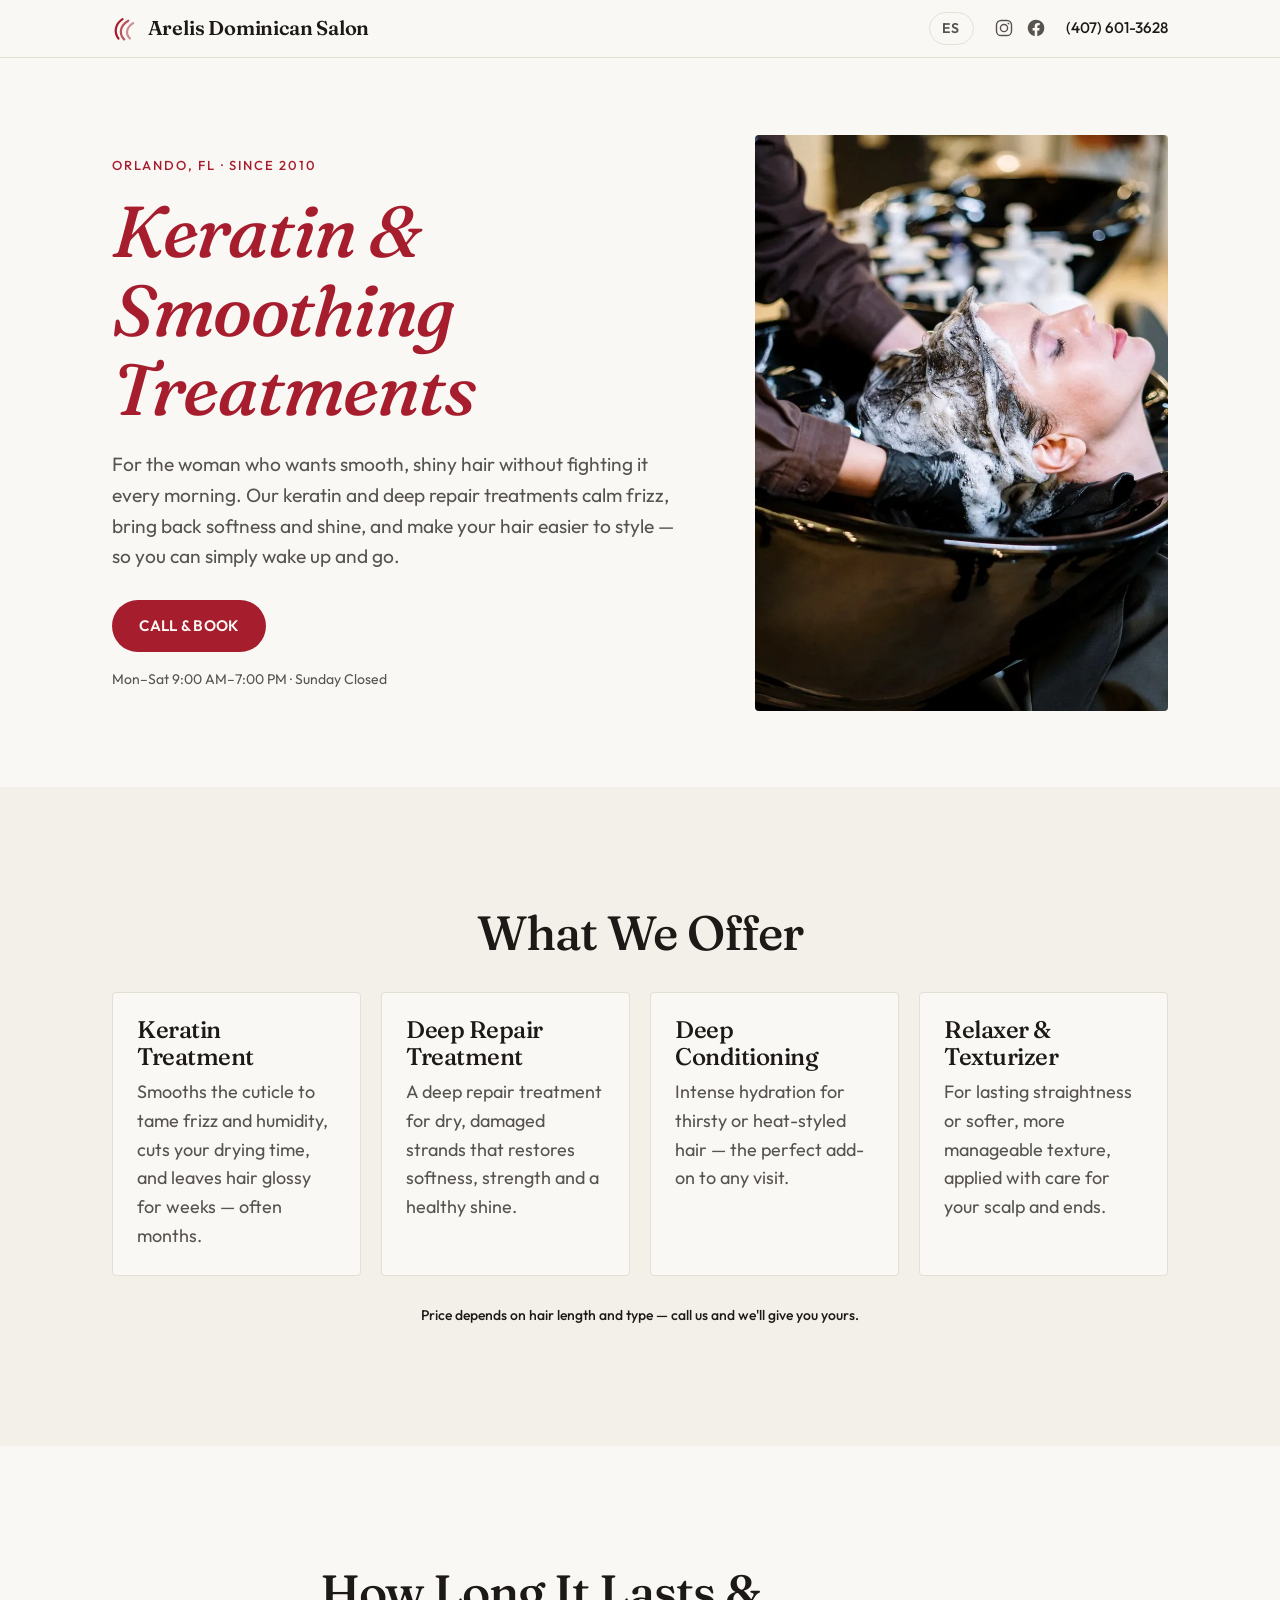
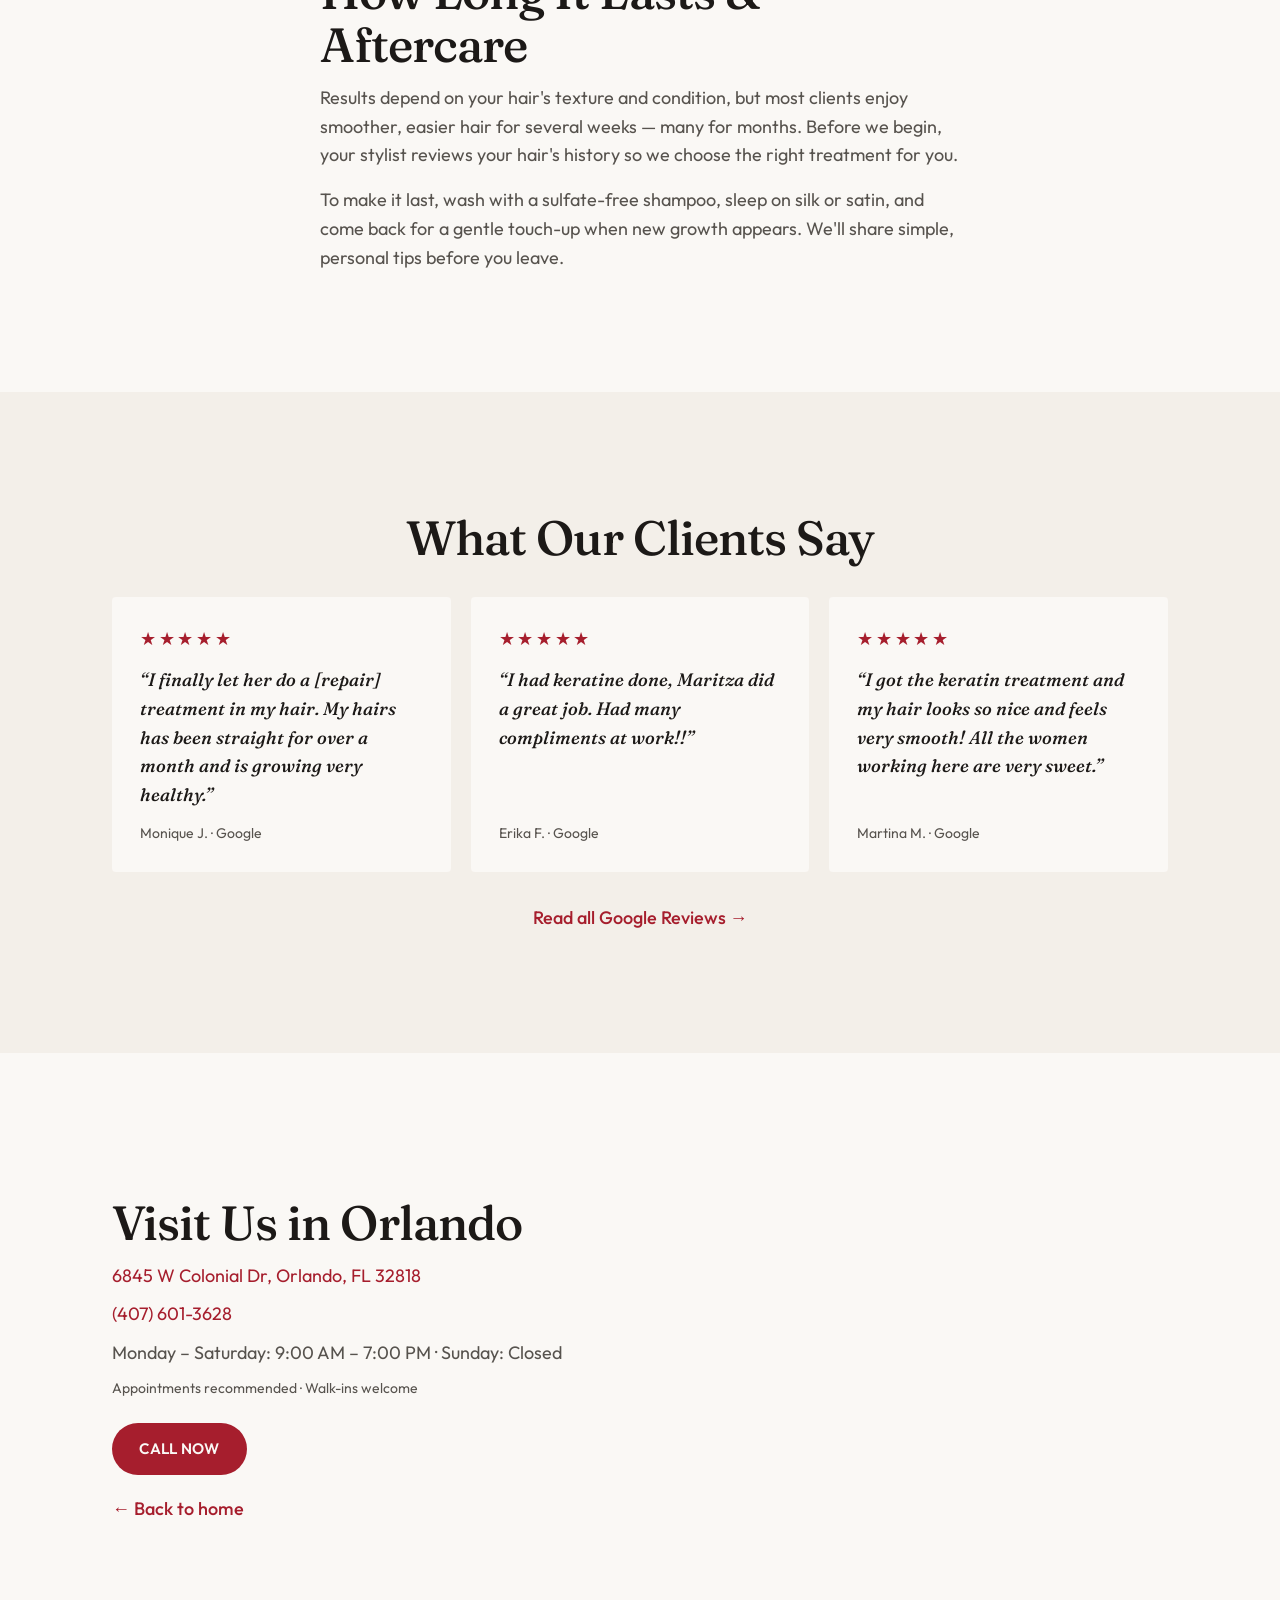
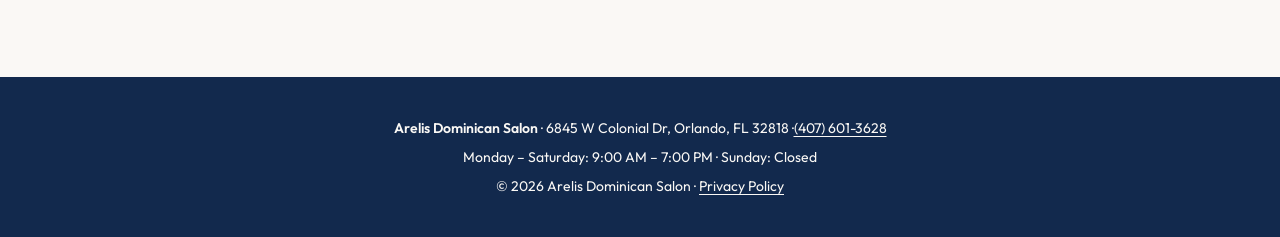
<file: keratin/index.html>
<!DOCTYPE html><html lang="en"><head><meta charset="utf-8"><meta name="viewport" content="width=device-width, initial-scale=1"><meta name="color-scheme" content="light"><meta name="theme-color" content="#faf8f5"><title>Keratin &amp; Smoothing Treatments in Orlando, FL | Arelis Dominican Salon</title><meta name="description" content="Smooth, frizz-free, healthy hair. Keratin treatments, deep repair and deep conditioning at Arelis Dominican Salon in Orlando since 2010. Call (407) 601-3628."><link rel="icon" type="image/svg+xml" href="/favicon.svg"><link rel="preload" as="font" type="font/woff2" href="/_astro/kolker-brush-latin-400-normal.DJk0zcgi.woff2" crossorigin><link rel="preload" as="font" type="font/woff2" href="/_astro/fraunces-latin-500-normal.DnGCNyPD.woff2" crossorigin><link rel="canonical" href="https://arelisdominicansalonfl.com/keratin/"><link rel="alternate" hreflang="en" href="https://arelisdominicansalonfl.com/keratin/"><link rel="alternate" hreflang="es" href="https://arelisdominicansalonfl.com/es/keratina/"><link rel="alternate" hreflang="x-default" href="https://arelisdominicansalonfl.com/keratin/"><meta property="og:title" content="Keratin &amp; Smoothing Treatments in Orlando, FL | Arelis Dominican Salon"><meta property="og:description" content="Smooth, frizz-free, healthy hair. Keratin treatments, deep repair and deep conditioning at Arelis Dominican Salon in Orlando since 2010. Call (407) 601-3628."><meta property="og:type" content="website"><meta property="og:locale" content="en_US"><meta property="og:url" content="https://arelisdominicansalonfl.com/keratin/"><meta property="og:image" content="https://arelisdominicansalonfl.com/_astro/hero.CcRAVT7H.jpg"><script type="application/ld+json">{"@context":"https://schema.org","@type":"HairSalon","name":"Arelis Dominican Salon","telephone":"+14076013628","address":{"@type":"PostalAddress","streetAddress":"6845 W Colonial Dr","addressLocality":"Orlando","addressRegion":"FL","postalCode":"32818","addressCountry":"US"},"url":"https://arelisdominicansalonfl.com/keratin/","image":"https://arelisdominicansalonfl.com/_astro/hero.CcRAVT7H.jpg","sameAs":["https://www.instagram.com/arelisdominicansalon/","https://www.facebook.com/Arelisdominican/"],"foundingDate":"2010","description":"Dominican hair salon in Orlando, FL since 2010. Dominican blowouts, keratin and deep repair treatments, silk press for natural hair and hair color. English and Spanish spoken.","geo":{"@type":"GeoCoordinates","latitude":28.553394,"longitude":-81.474454},"hasMap":"https://www.google.com/maps/search/?api=1&query=Arelis+Dominican+Salon+6845+W+Colonial+Dr+Orlando+FL","areaServed":{"@type":"City","name":"Orlando, FL"},"knowsLanguage":["en","es"],"makesOffer":[{"@type":"Offer","itemOffered":{"@type":"Service","name":"Dominican Blowout"}},{"@type":"Offer","itemOffered":{"@type":"Service","name":"Keratin Treatment"}},{"@type":"Offer","itemOffered":{"@type":"Service","name":"Deep Repair Treatment"}},{"@type":"Offer","itemOffered":{"@type":"Service","name":"Silk Press"}},{"@type":"Offer","itemOffered":{"@type":"Service","name":"Hair Color"}},{"@type":"Offer","itemOffered":{"@type":"Service","name":"Balayage"}},{"@type":"Offer","itemOffered":{"@type":"Service","name":"Haircuts"}},{"@type":"Offer","itemOffered":{"@type":"Service","name":"Hair Extensions"}}],"openingHoursSpecification":[{"@type":"OpeningHoursSpecification","dayOfWeek":["Monday","Tuesday","Wednesday","Thursday","Friday","Saturday"],"opens":"09:00","closes":"19:00"}]}</script><script async src="https://www.googletagmanager.com/gtag/js?id=G-V1P040FRRR"></script><script>(function(){const tagIds = ["G-V1P040FRRR"];

          window.dataLayer = window.dataLayer || [];
          function gtag() {
            dataLayer.push(arguments);
          }
          window.gtag = gtag;
          gtag("js", new Date());
          tagIds.forEach(function (id) {
            gtag("config", id);
          });
          // conversions: phone taps (primary) and map/directions taps (secondary)
          document.addEventListener("click", function (e) {
            var a = e.target.closest && e.target.closest("a[href]");
            if (!a) return;
            if (a.href.indexOf("tel:") === 0) {
              gtag("event", "call_click", { link_url: a.href, link_text: a.textContent.trim() });
            } else if (/google\.com\/maps/.test(a.href)) {
              gtag("event", "directions_click", { link_url: a.href });
            }
          });
        })();</script><script>
      document.documentElement.classList.add("js");
      // hold the script wordmark until Kolker Brush is ready — the fallback
      // cursive face is much wider, so painting it first makes the title jump
      (function () {
        var html = document.documentElement;
        if (!document.fonts || !document.fonts.load) return;
        html.classList.add("fonts-loading");
        var done = function () {
          html.classList.remove("fonts-loading");
        };
        // this runs before the stylesheet declares the @font-face, when load()
        // resolves empty — retry until the face exists and has loaded
        (function tryLoad() {
          document.fonts.load('1em "Kolker Brush"').then(function (faces) {
            if (faces.length) done();
            else if (html.classList.contains("fonts-loading")) setTimeout(tryLoad, 50);
          }, done);
        })();
        setTimeout(done, 3000);
      })();
    </script><link rel="stylesheet" href="/_astro/BaseLayout.DQVOtJI7.css"><style>.sp-center[data-astro-cid-nsurbltt]{text-align:center}.sp-hero[data-astro-cid-nsurbltt]{padding-block:clamp(2.5rem,6vw,5rem)}@media (width<=767px){.sp-hero[data-astro-cid-nsurbltt]{padding-top:5rem}}.sp-hero__grid[data-astro-cid-nsurbltt]{align-items:center;gap:clamp(2rem,5vw,4rem);display:grid}.sp-hero__title[data-astro-cid-nsurbltt]{font-style:italic;font-size:var(--text-hero);color:var(--color-accent);margin-bottom:1.25rem}.sp-hero__intro[data-astro-cid-nsurbltt]{max-width:52ch;margin-bottom:1.75rem;font-size:1.2rem}.sp-hero__micro[data-astro-cid-nsurbltt]{font-size:var(--text-small);margin-top:1rem}.sp-hero__photo[data-astro-cid-nsurbltt] img[data-astro-cid-nsurbltt]{aspect-ratio:4/5;object-fit:cover;border-radius:4px;width:100%;max-height:36rem}.sp-offer[data-astro-cid-nsurbltt]{gap:1.25rem;margin-top:2rem;padding:0;list-style:none;display:grid}.sp-offer__item[data-astro-cid-nsurbltt]{background:var(--color-bg);border:1px solid var(--color-line);border-radius:4px;padding:1.5rem}.sp-offer__item[data-astro-cid-nsurbltt] h3[data-astro-cid-nsurbltt]{font-size:var(--text-h3);margin-bottom:.5rem}.sp-price[data-astro-cid-nsurbltt]{font-size:var(--text-small);color:var(--color-ink);margin-top:1.75rem;font-weight:500}.sp-detail[data-astro-cid-nsurbltt]{max-width:46rem}.sp-detail[data-astro-cid-nsurbltt] p[data-astro-cid-nsurbltt]+p[data-astro-cid-nsurbltt]{margin-top:1rem}.sp-reviews[data-astro-cid-nsurbltt]{gap:1.25rem;margin:2rem 0;display:grid}.sp-review[data-astro-cid-nsurbltt]{background:var(--color-bg);border-radius:4px;flex-direction:column;gap:.75rem;padding:1.75rem;display:flex}.sp-review__stars[data-astro-cid-nsurbltt]{color:var(--color-accent);letter-spacing:.15em}.sp-review[data-astro-cid-nsurbltt] p[data-astro-cid-nsurbltt]{font-family:var(--font-display);color:var(--color-ink);flex:1;font-style:italic}.sp-review[data-astro-cid-nsurbltt] cite[data-astro-cid-nsurbltt]{font-style:normal;font-size:var(--text-small)}.sp-link[data-astro-cid-nsurbltt]{font-weight:500}.sp-visit[data-astro-cid-nsurbltt]{align-items:center;gap:2rem;display:grid}.sp-visit[data-astro-cid-nsurbltt] p[data-astro-cid-nsurbltt]{margin-bottom:.6rem}.sp-visit__note[data-astro-cid-nsurbltt]{font-size:var(--text-small);margin-bottom:1.5rem!important}.sp-visit[data-astro-cid-nsurbltt] .btn{margin-bottom:1.25rem}.sp-visit__map[data-astro-cid-nsurbltt]{aspect-ratio:4/3;border:0;border-radius:4px;width:100%}@media (width>=900px){.sp-hero__grid[data-astro-cid-nsurbltt]{grid-template-columns:7fr 5fr}.sp-offer[data-astro-cid-nsurbltt]{grid-template-columns:repeat(auto-fit,minmax(14rem,1fr))}.sp-reviews[data-astro-cid-nsurbltt]{grid-template-columns:repeat(3,1fr)}.sp-visit[data-astro-cid-nsurbltt]{grid-template-columns:1fr 1fr}}
.btn[data-astro-cid-dbvitpls]{min-height:44px;font-family:var(--font-body);letter-spacing:.02em;text-transform:uppercase;transition:background var(--transition), transform var(--transition);border-radius:999px;justify-content:center;align-items:center;gap:.5em;padding:.9em 1.8em;font-size:.95rem;font-weight:600;display:inline-flex}.btn--call[data-astro-cid-dbvitpls]{background:var(--color-accent);color:var(--color-on-accent)}.btn--call[data-astro-cid-dbvitpls]:hover{background:var(--color-accent-ink);color:var(--color-on-accent)}.btn[data-astro-cid-dbvitpls]:active{transform:scale(.98)}.btn--compact[data-astro-cid-dbvitpls]{min-height:36px;padding:.55em 1.2em;font-size:.85rem}
</style></head><body id="top"><header class="header" data-astro-cid-nen7h5rs><div class="container header__inner" data-astro-cid-nen7h5rs><a href="#top" class="wordmark" data-astro-cid-nen7h5rs><img src="/images/logo/mark.svg" alt="" width="26" height="26" class="wordmark__mark" data-astro-cid-nen7h5rs>Arelis Dominican Salon</a><nav class="header__contact" aria-label="Contact" data-astro-cid-nen7h5rs><a href="/es/keratina/" class="lang" data-astro-cid-nen7h5rs>ES</a><span class="header__social" data-astro-cid-nen7h5rs><a href="https://www.instagram.com/arelisdominicansalon/" target="_blank" rel="noopener" aria-label="Instagram" data-astro-cid-nen7h5rs><svg viewBox="0 0 24 24" width="20" height="20" fill="none" stroke="currentColor" stroke-width="1.7"><rect x="3" y="3" width="18" height="18" rx="5.5"></rect><circle cx="12" cy="12" r="4.3"></circle><circle cx="17.3" cy="6.7" r="1.15" fill="currentColor" stroke="none"></circle></svg></a><a href="https://www.facebook.com/Arelisdominican/" target="_blank" rel="noopener" aria-label="Facebook" data-astro-cid-nen7h5rs><svg viewBox="0 0 24 24" width="20" height="20" fill="currentColor"><path d="M22 12a10 10 0 1 0-11.56 9.88v-6.99H7.9V12h2.54V9.8c0-2.5 1.49-3.89 3.77-3.89 1.1 0 2.24.2 2.24.2v2.46h-1.26c-1.24 0-1.63.77-1.63 1.56V12h2.78l-.44 2.89h-2.34v6.99A10 10 0 0 0 22 12Z"></path></svg></a></span><a href="tel:+14076013628" class="phone" data-astro-cid-nen7h5rs>(407) 601-3628</a></nav></div></header><main><article class="sp" data-astro-cid-nsurbltt><section class="sp-hero" data-astro-cid-nsurbltt><div class="container sp-hero__grid" data-astro-cid-nsurbltt><div class="sp-hero__copy" data-astro-cid-nsurbltt><span class="eyebrow" data-astro-cid-nsurbltt>Orlando, FL · Since 2010</span><h1 class="sp-hero__title" data-astro-cid-nsurbltt>Keratin &amp; Smoothing Treatments</h1><p class="sp-hero__intro" data-astro-cid-nsurbltt>For the woman who wants smooth, shiny hair without fighting it every morning. Our keratin and deep repair treatments calm frizz, bring back softness and shine, and make your hair easier to style — so you can simply wake up and go.</p><a href="tel:+14076013628" class="btn btn--call" data-astro-cid-dbvitpls>Call &amp; Book</a><p class="sp-hero__micro" data-astro-cid-nsurbltt>Mon–Sat 9:00 AM–7:00 PM · Sunday Closed</p></div><div class="sp-hero__photo" data-astro-cid-nsurbltt><img src="/_astro/treatments.BeNrc71T_ZGeY31.webp" srcset="/_astro/treatments.BeNrc71T_Z15sRb9.webp 480w, /_astro/treatments.BeNrc71T_at08W.webp 800w" alt="Keratin &amp; Smoothing Treatments" loading="eager" sizes="(min-width: 900px) 40vw, 100vw" data-astro-cid-nsurbltt="true" decoding="async" width="933" height="1400"></div></div></section><section class="section section--alt" data-astro-cid-nsurbltt><div class="container" data-astro-cid-nsurbltt><h2 class="section-title sp-center" data-astro-cid-nsurbltt>What We Offer</h2><ul class="sp-offer" data-astro-cid-nsurbltt><li class="sp-offer__item" data-astro-cid-nsurbltt><h3 data-astro-cid-nsurbltt>Keratin Treatment</h3><p data-astro-cid-nsurbltt>Smooths the cuticle to tame frizz and humidity, cuts your drying time, and leaves hair glossy for weeks — often months.</p></li><li class="sp-offer__item" data-astro-cid-nsurbltt><h3 data-astro-cid-nsurbltt>Deep Repair Treatment</h3><p data-astro-cid-nsurbltt>A deep repair treatment for dry, damaged strands that restores softness, strength and a healthy shine.</p></li><li class="sp-offer__item" data-astro-cid-nsurbltt><h3 data-astro-cid-nsurbltt>Deep Conditioning</h3><p data-astro-cid-nsurbltt>Intense hydration for thirsty or heat-styled hair — the perfect add-on to any visit.</p></li><li class="sp-offer__item" data-astro-cid-nsurbltt><h3 data-astro-cid-nsurbltt>Relaxer &amp; Texturizer</h3><p data-astro-cid-nsurbltt>For lasting straightness or softer, more manageable texture, applied with care for your scalp and ends.</p></li></ul><p class="sp-center sp-price" data-astro-cid-nsurbltt>Price depends on hair length and type — call us and we&#39;ll give you yours.</p></div></section><section class="section" data-astro-cid-nsurbltt><div class="container sp-detail" data-astro-cid-nsurbltt><h2 class="section-title" data-astro-cid-nsurbltt>How Long It Lasts &amp; Aftercare</h2><p data-astro-cid-nsurbltt>Results depend on your hair&#39;s texture and condition, but most clients enjoy smoother, easier hair for several weeks — many for months. Before we begin, your stylist reviews your hair&#39;s history so we choose the right treatment for you.</p><p data-astro-cid-nsurbltt>To make it last, wash with a sulfate-free shampoo, sleep on silk or satin, and come back for a gentle touch-up when new growth appears. We&#39;ll share simple, personal tips before you leave.</p></div></section><section class="section section--alt" data-astro-cid-nsurbltt><div class="container" data-astro-cid-nsurbltt><h2 class="section-title sp-center" data-astro-cid-nsurbltt>What Our Clients Say</h2><div class="sp-reviews" data-astro-cid-nsurbltt><blockquote class="sp-review" data-astro-cid-nsurbltt><span class="sp-review__stars" aria-label="5 stars" data-astro-cid-nsurbltt>★★★★★</span><p data-astro-cid-nsurbltt>“I finally let her do a [repair] treatment in my hair. My hairs has been straight for over a month and is growing very healthy.”</p><cite data-astro-cid-nsurbltt>Monique J. · Google</cite></blockquote><blockquote class="sp-review" data-astro-cid-nsurbltt><span class="sp-review__stars" aria-label="5 stars" data-astro-cid-nsurbltt>★★★★★</span><p data-astro-cid-nsurbltt>“I had keratine done, Maritza did a great job. Had many compliments at work!!”</p><cite data-astro-cid-nsurbltt>Erika F. · Google</cite></blockquote><blockquote class="sp-review" data-astro-cid-nsurbltt><span class="sp-review__stars" aria-label="5 stars" data-astro-cid-nsurbltt>★★★★★</span><p data-astro-cid-nsurbltt>“I got the keratin treatment and my hair looks so nice and feels very smooth! All the women working here are very sweet.”</p><cite data-astro-cid-nsurbltt>Martina M. · Google</cite></blockquote></div><p class="sp-center" data-astro-cid-nsurbltt><a href="https://www.google.com/maps/search/?api=1&amp;query=Arelis+Dominican+Salon+6845+W+Colonial+Dr+Orlando+FL" target="_blank" rel="noopener" class="sp-link" data-astro-cid-nsurbltt>Read all Google Reviews →</a></p></div></section><section class="section" data-astro-cid-nsurbltt><div class="container sp-visit" data-astro-cid-nsurbltt><div data-astro-cid-nsurbltt><h2 class="section-title" data-astro-cid-nsurbltt>Visit Us in Orlando</h2><p data-astro-cid-nsurbltt><a href="https://www.google.com/maps/search/?api=1&amp;query=Arelis+Dominican+Salon+6845+W+Colonial+Dr+Orlando+FL" target="_blank" rel="noopener" data-astro-cid-nsurbltt>6845 W Colonial Dr, Orlando, FL 32818</a></p><p data-astro-cid-nsurbltt><a href="tel:+14076013628" data-astro-cid-nsurbltt>(407) 601-3628</a></p><p data-astro-cid-nsurbltt>Monday – Saturday: 9:00 AM – 7:00 PM · Sunday: Closed</p><p class="sp-visit__note" data-astro-cid-nsurbltt>Appointments recommended · Walk-ins welcome</p><a href="tel:+14076013628" class="btn btn--call" data-astro-cid-dbvitpls>Call Now</a><p data-astro-cid-nsurbltt><a href="/" class="sp-link" data-astro-cid-nsurbltt>← Back to home</a></p></div><iframe class="sp-visit__map" src="https://www.google.com/maps?q=Arelis+Dominican+Salon,+6845+W+Colonial+Dr,+Orlando,+FL&amp;output=embed" title="Map to Arelis Dominican Salon" loading="lazy" referrerpolicy="no-referrer-when-downgrade" data-astro-cid-nsurbltt></iframe></div></section></article></main><footer class="footer" data-astro-cid-jo6i4kqk><div class="container footer__inner" data-astro-cid-jo6i4kqk><p data-astro-cid-jo6i4kqk><strong data-astro-cid-jo6i4kqk>Arelis Dominican Salon</strong> · 6845 W Colonial Dr, Orlando, FL 32818 ·<a href="tel:+14076013628" data-astro-cid-jo6i4kqk>(407) 601-3628</a></p><p data-astro-cid-jo6i4kqk>Monday – Saturday: 9:00 AM – 7:00 PM · Sunday: Closed</p><p data-astro-cid-jo6i4kqk>© 2026 Arelis Dominican Salon · <a href="/privacy/" data-astro-cid-jo6i4kqk>Privacy Policy</a></p></div></footer><a href="/es/keratina/" class="lang-pill" data-astro-cid-xo7b6euh>ES</a><div class="social-pill" data-astro-cid-xo7b6euh><a href="https://www.instagram.com/arelisdominicansalon/" target="_blank" rel="noopener" aria-label="Instagram" data-astro-cid-xo7b6euh><svg viewBox="0 0 24 24" width="19" height="19" fill="none" stroke="currentColor" stroke-width="1.7"><rect x="3" y="3" width="18" height="18" rx="5.5"></rect><circle cx="12" cy="12" r="4.3"></circle><circle cx="17.3" cy="6.7" r="1.15" fill="currentColor" stroke="none"></circle></svg></a><a href="https://www.facebook.com/Arelisdominican/" target="_blank" rel="noopener" aria-label="Facebook" data-astro-cid-xo7b6euh><svg viewBox="0 0 24 24" width="19" height="19" fill="currentColor"><path d="M22 12a10 10 0 1 0-11.56 9.88v-6.99H7.9V12h2.54V9.8c0-2.5 1.49-3.89 3.77-3.89 1.1 0 2.24.2 2.24.2v2.46h-1.26c-1.24 0-1.63.77-1.63 1.56V12h2.78l-.44 2.89h-2.34v6.99A10 10 0 0 0 22 12Z"></path></svg></a></div><nav class="sticky-bar" aria-label="Quick contact" data-astro-cid-xo7b6euh><a href="tel:+14076013628" class="bar-btn bar-btn--call" data-astro-cid-xo7b6euh>Call Now</a></nav><script>
      (function () {
        var els = document.querySelectorAll(".reveal");
        if (!("IntersectionObserver" in window)) {
          els.forEach(function (el) {
            el.classList.add("is-visible");
          });
          return;
        }
        var io = new IntersectionObserver(
          function (entries) {
            entries.forEach(function (e) {
              if (e.isIntersecting) {
                e.target.classList.add("is-visible");
                io.unobserve(e.target);
              }
            });
          },
          { threshold: 0.1, rootMargin: "0px 0px -10% 0px" }
        );
        els.forEach(function (el) {
          io.observe(el);
        });
      })();
    </script></body></html>
</file>
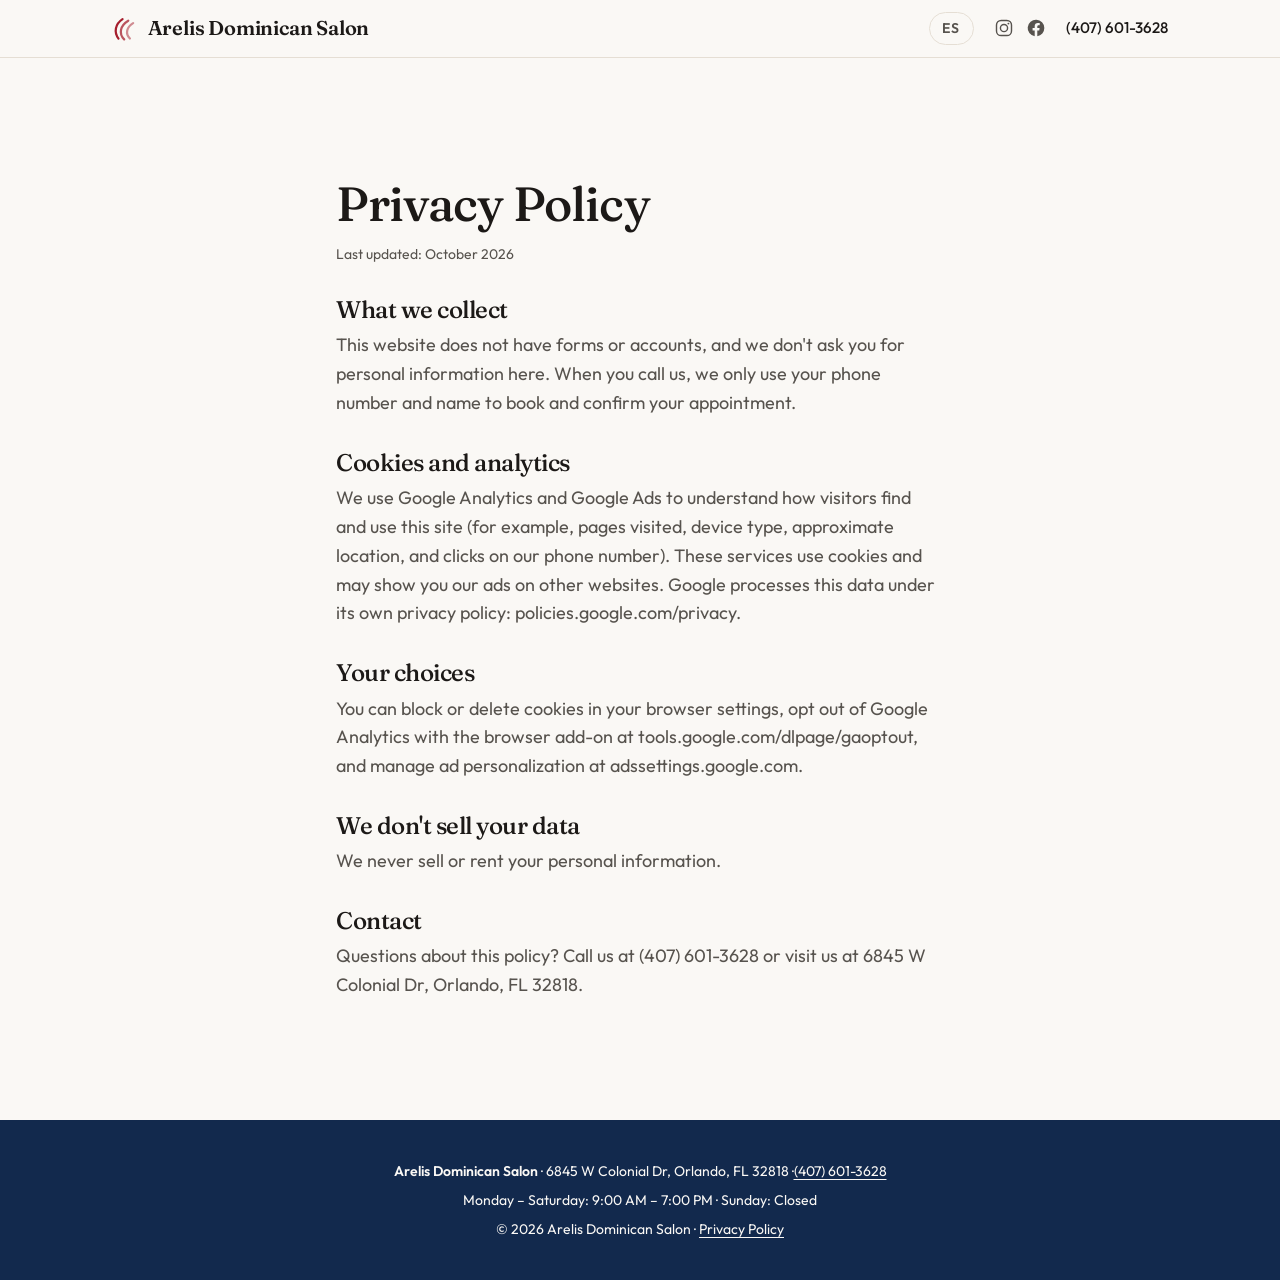
<file: privacy/index.html>
<!DOCTYPE html><html lang="en"><head><meta charset="utf-8"><meta name="viewport" content="width=device-width, initial-scale=1"><meta name="color-scheme" content="light"><meta name="theme-color" content="#faf8f5"><title>Privacy Policy — Arelis Dominican Salon</title><meta name="description" content="Dominican hair salon in Orlando since 2010. Keratin treatments, Dominican blowouts, color and beauty services. English y Español. Call to book: (407) 601-3628."><link rel="icon" type="image/svg+xml" href="/favicon.svg"><link rel="preload" as="font" type="font/woff2" href="/_astro/kolker-brush-latin-400-normal.DJk0zcgi.woff2" crossorigin><link rel="preload" as="font" type="font/woff2" href="/_astro/fraunces-latin-500-normal.DnGCNyPD.woff2" crossorigin><link rel="canonical" href="https://arelisdominicansalonfl.com/privacy/"><meta name="robots" content="noindex"><meta property="og:title" content="Privacy Policy — Arelis Dominican Salon"><meta property="og:description" content="Dominican hair salon in Orlando since 2010. Keratin treatments, Dominican blowouts, color and beauty services. English y Español. Call to book: (407) 601-3628."><meta property="og:type" content="website"><meta property="og:locale" content="en_US"><meta property="og:url" content="https://arelisdominicansalonfl.com/privacy/"><meta property="og:image" content="https://arelisdominicansalonfl.com/_astro/hero.CcRAVT7H.jpg"><script type="application/ld+json">{"@context":"https://schema.org","@type":"HairSalon","name":"Arelis Dominican Salon","telephone":"+14076013628","address":{"@type":"PostalAddress","streetAddress":"6845 W Colonial Dr","addressLocality":"Orlando","addressRegion":"FL","postalCode":"32818","addressCountry":"US"},"url":"https://arelisdominicansalonfl.com/privacy/","image":"https://arelisdominicansalonfl.com/_astro/hero.CcRAVT7H.jpg","sameAs":["https://www.instagram.com/arelisdominicansalon/","https://www.facebook.com/Arelisdominican/"],"foundingDate":"2010","description":"Dominican hair salon in Orlando, FL since 2010. Dominican blowouts, keratin and deep repair treatments, silk press for natural hair and hair color. English and Spanish spoken.","geo":{"@type":"GeoCoordinates","latitude":28.553394,"longitude":-81.474454},"hasMap":"https://www.google.com/maps/search/?api=1&query=Arelis+Dominican+Salon+6845+W+Colonial+Dr+Orlando+FL","areaServed":{"@type":"City","name":"Orlando, FL"},"knowsLanguage":["en","es"],"makesOffer":[{"@type":"Offer","itemOffered":{"@type":"Service","name":"Dominican Blowout"}},{"@type":"Offer","itemOffered":{"@type":"Service","name":"Keratin Treatment"}},{"@type":"Offer","itemOffered":{"@type":"Service","name":"Deep Repair Treatment"}},{"@type":"Offer","itemOffered":{"@type":"Service","name":"Silk Press"}},{"@type":"Offer","itemOffered":{"@type":"Service","name":"Hair Color"}},{"@type":"Offer","itemOffered":{"@type":"Service","name":"Balayage"}},{"@type":"Offer","itemOffered":{"@type":"Service","name":"Haircuts"}},{"@type":"Offer","itemOffered":{"@type":"Service","name":"Hair Extensions"}}],"openingHoursSpecification":[{"@type":"OpeningHoursSpecification","dayOfWeek":["Monday","Tuesday","Wednesday","Thursday","Friday","Saturday"],"opens":"09:00","closes":"19:00"}]}</script><script async src="https://www.googletagmanager.com/gtag/js?id=G-V1P040FRRR"></script><script>(function(){const tagIds = ["G-V1P040FRRR"];

          window.dataLayer = window.dataLayer || [];
          function gtag() {
            dataLayer.push(arguments);
          }
          window.gtag = gtag;
          gtag("js", new Date());
          tagIds.forEach(function (id) {
            gtag("config", id);
          });
          // conversions: phone taps (primary) and map/directions taps (secondary)
          document.addEventListener("click", function (e) {
            var a = e.target.closest && e.target.closest("a[href]");
            if (!a) return;
            if (a.href.indexOf("tel:") === 0) {
              gtag("event", "call_click", { link_url: a.href, link_text: a.textContent.trim() });
            } else if (/google\.com\/maps/.test(a.href)) {
              gtag("event", "directions_click", { link_url: a.href });
            }
          });
        })();</script><script>
      document.documentElement.classList.add("js");
      // hold the script wordmark until Kolker Brush is ready — the fallback
      // cursive face is much wider, so painting it first makes the title jump
      (function () {
        var html = document.documentElement;
        if (!document.fonts || !document.fonts.load) return;
        html.classList.add("fonts-loading");
        var done = function () {
          html.classList.remove("fonts-loading");
        };
        // this runs before the stylesheet declares the @font-face, when load()
        // resolves empty — retry until the face exists and has loaded
        (function tryLoad() {
          document.fonts.load('1em "Kolker Brush"').then(function (faces) {
            if (faces.length) done();
            else if (html.classList.contains("fonts-loading")) setTimeout(tryLoad, 50);
          }, done);
        })();
        setTimeout(done, 3000);
      })();
    </script><link rel="stylesheet" href="/_astro/BaseLayout.DQVOtJI7.css"><style>.privacy[data-astro-cid-mqtmtfyu]{max-width:44rem}.privacy__updated[data-astro-cid-mqtmtfyu]{font-size:var(--text-small);margin-bottom:2rem}.privacy[data-astro-cid-mqtmtfyu] h2[data-astro-cid-mqtmtfyu]{font-size:var(--text-h3);margin:2rem 0 .5rem}
</style></head><body id="top"><header class="header" data-astro-cid-nen7h5rs><div class="container header__inner" data-astro-cid-nen7h5rs><a href="#top" class="wordmark" data-astro-cid-nen7h5rs><img src="/images/logo/mark.svg" alt="" width="26" height="26" class="wordmark__mark" data-astro-cid-nen7h5rs>Arelis Dominican Salon</a><nav class="header__contact" aria-label="Contact" data-astro-cid-nen7h5rs><a href="/es/privacidad/" class="lang" data-astro-cid-nen7h5rs>ES</a><span class="header__social" data-astro-cid-nen7h5rs><a href="https://www.instagram.com/arelisdominicansalon/" target="_blank" rel="noopener" aria-label="Instagram" data-astro-cid-nen7h5rs><svg viewBox="0 0 24 24" width="20" height="20" fill="none" stroke="currentColor" stroke-width="1.7"><rect x="3" y="3" width="18" height="18" rx="5.5"></rect><circle cx="12" cy="12" r="4.3"></circle><circle cx="17.3" cy="6.7" r="1.15" fill="currentColor" stroke="none"></circle></svg></a><a href="https://www.facebook.com/Arelisdominican/" target="_blank" rel="noopener" aria-label="Facebook" data-astro-cid-nen7h5rs><svg viewBox="0 0 24 24" width="20" height="20" fill="currentColor"><path d="M22 12a10 10 0 1 0-11.56 9.88v-6.99H7.9V12h2.54V9.8c0-2.5 1.49-3.89 3.77-3.89 1.1 0 2.24.2 2.24.2v2.46h-1.26c-1.24 0-1.63.77-1.63 1.56V12h2.78l-.44 2.89h-2.34v6.99A10 10 0 0 0 22 12Z"></path></svg></a></span><a href="tel:+14076013628" class="phone" data-astro-cid-nen7h5rs>(407) 601-3628</a></nav></div></header><main><section class="section" data-astro-cid-mqtmtfyu><div class="container privacy" data-astro-cid-mqtmtfyu><h1 class="section-title" data-astro-cid-mqtmtfyu>Privacy Policy</h1><p class="privacy__updated" data-astro-cid-mqtmtfyu>Last updated: October 2026</p><h2 data-astro-cid-mqtmtfyu>What we collect</h2><p data-astro-cid-mqtmtfyu>This website does not have forms or accounts, and we don&#39;t ask you for personal information here. When you call us, we only use your phone number and name to book and confirm your appointment.</p><h2 data-astro-cid-mqtmtfyu>Cookies and analytics</h2><p data-astro-cid-mqtmtfyu>We use Google Analytics and Google Ads to understand how visitors find and use this site (for example, pages visited, device type, approximate location, and clicks on our phone number). These services use cookies and may show you our ads on other websites. Google processes this data under its own privacy policy: policies.google.com/privacy.</p><h2 data-astro-cid-mqtmtfyu>Your choices</h2><p data-astro-cid-mqtmtfyu>You can block or delete cookies in your browser settings, opt out of Google Analytics with the browser add-on at tools.google.com/dlpage/gaoptout, and manage ad personalization at adssettings.google.com.</p><h2 data-astro-cid-mqtmtfyu>We don&#39;t sell your data</h2><p data-astro-cid-mqtmtfyu>We never sell or rent your personal information.</p><h2 data-astro-cid-mqtmtfyu>Contact</h2><p data-astro-cid-mqtmtfyu>Questions about this policy? Call us at (407) 601-3628 or visit us at 6845 W Colonial Dr, Orlando, FL 32818.</p></div></section></main><footer class="footer" data-astro-cid-jo6i4kqk><div class="container footer__inner" data-astro-cid-jo6i4kqk><p data-astro-cid-jo6i4kqk><strong data-astro-cid-jo6i4kqk>Arelis Dominican Salon</strong> · 6845 W Colonial Dr, Orlando, FL 32818 ·<a href="tel:+14076013628" data-astro-cid-jo6i4kqk>(407) 601-3628</a></p><p data-astro-cid-jo6i4kqk>Monday – Saturday: 9:00 AM – 7:00 PM · Sunday: Closed</p><p data-astro-cid-jo6i4kqk>© 2026 Arelis Dominican Salon · <a href="/privacy/" data-astro-cid-jo6i4kqk>Privacy Policy</a></p></div></footer><a href="/es/privacidad/" class="lang-pill" data-astro-cid-xo7b6euh>ES</a><div class="social-pill" data-astro-cid-xo7b6euh><a href="https://www.instagram.com/arelisdominicansalon/" target="_blank" rel="noopener" aria-label="Instagram" data-astro-cid-xo7b6euh><svg viewBox="0 0 24 24" width="19" height="19" fill="none" stroke="currentColor" stroke-width="1.7"><rect x="3" y="3" width="18" height="18" rx="5.5"></rect><circle cx="12" cy="12" r="4.3"></circle><circle cx="17.3" cy="6.7" r="1.15" fill="currentColor" stroke="none"></circle></svg></a><a href="https://www.facebook.com/Arelisdominican/" target="_blank" rel="noopener" aria-label="Facebook" data-astro-cid-xo7b6euh><svg viewBox="0 0 24 24" width="19" height="19" fill="currentColor"><path d="M22 12a10 10 0 1 0-11.56 9.88v-6.99H7.9V12h2.54V9.8c0-2.5 1.49-3.89 3.77-3.89 1.1 0 2.24.2 2.24.2v2.46h-1.26c-1.24 0-1.63.77-1.63 1.56V12h2.78l-.44 2.89h-2.34v6.99A10 10 0 0 0 22 12Z"></path></svg></a></div><nav class="sticky-bar" aria-label="Quick contact" data-astro-cid-xo7b6euh><a href="tel:+14076013628" class="bar-btn bar-btn--call" data-astro-cid-xo7b6euh>Call Now</a></nav><script>
      (function () {
        var els = document.querySelectorAll(".reveal");
        if (!("IntersectionObserver" in window)) {
          els.forEach(function (el) {
            el.classList.add("is-visible");
          });
          return;
        }
        var io = new IntersectionObserver(
          function (entries) {
            entries.forEach(function (e) {
              if (e.isIntersecting) {
                e.target.classList.add("is-visible");
                io.unobserve(e.target);
              }
            });
          },
          { threshold: 0.1, rootMargin: "0px 0px -10% 0px" }
        );
        els.forEach(function (el) {
          io.observe(el);
        });
      })();
    </script></body></html>
</file>
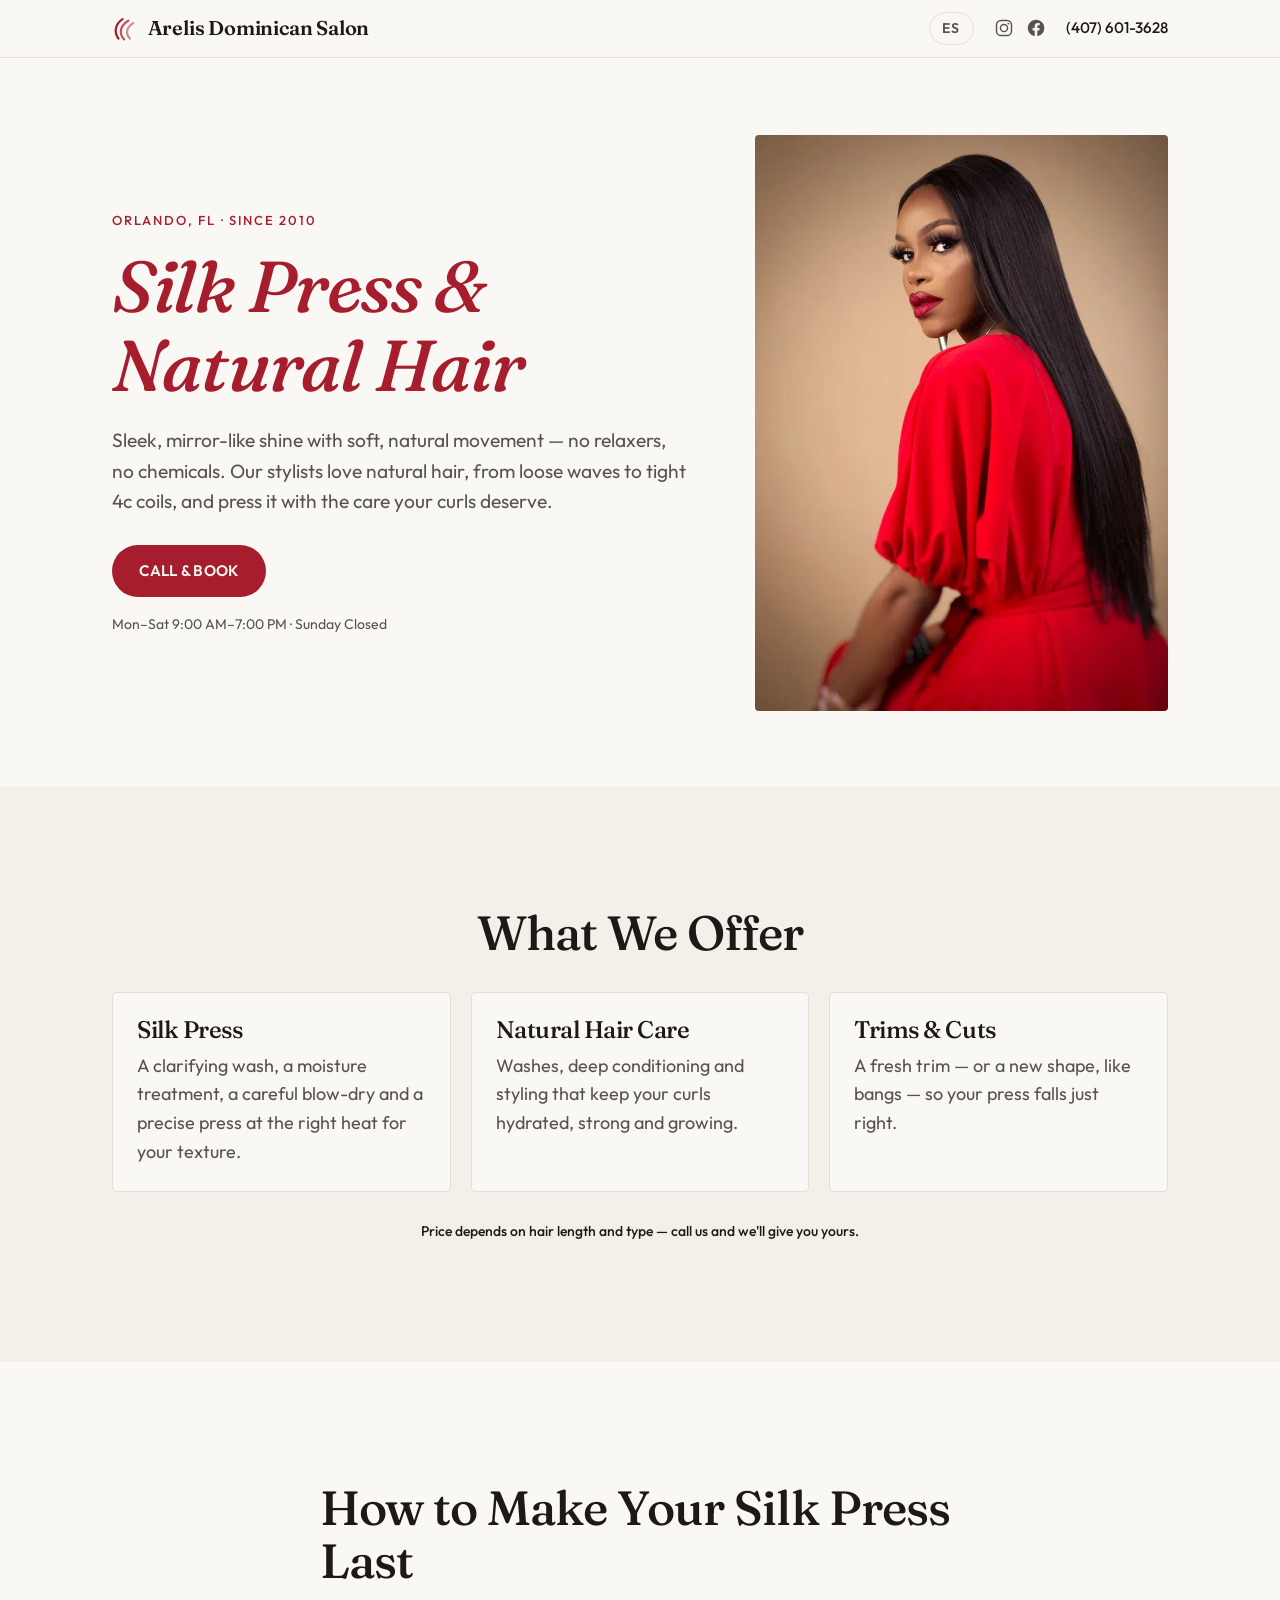
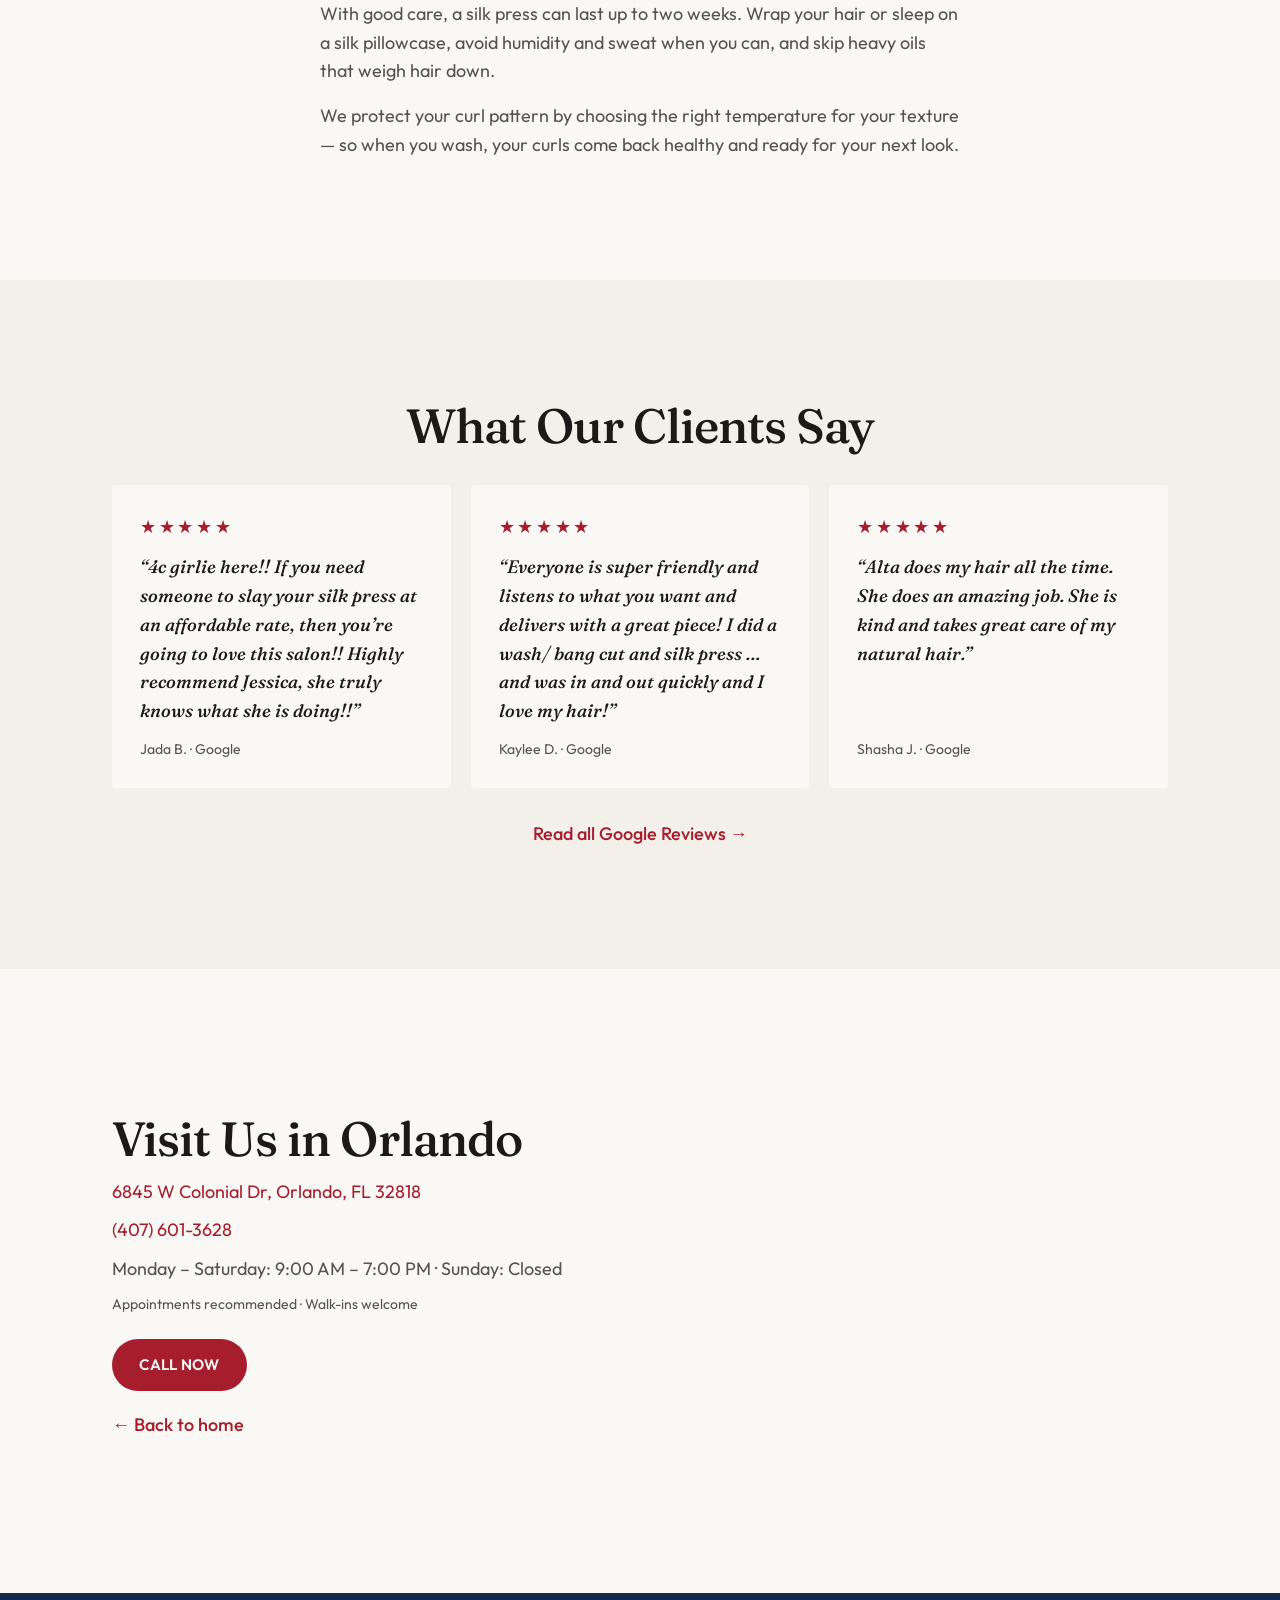
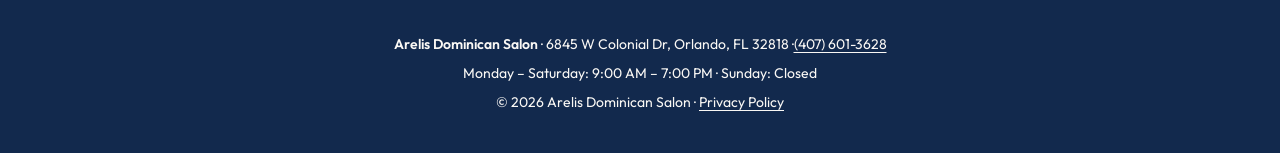
<file: silk-press/index.html>
<!DOCTYPE html><html lang="en"><head><meta charset="utf-8"><meta name="viewport" content="width=device-width, initial-scale=1"><meta name="color-scheme" content="light"><meta name="theme-color" content="#faf8f5"><title>Silk Press for Natural Hair in Orlando, FL | Arelis Dominican Salon</title><meta name="description" content="Sleek, glossy silk press for natural and 4c hair in Orlando. Experienced stylists who care for your curls. Call (407) 601-3628."><link rel="icon" type="image/svg+xml" href="/favicon.svg"><link rel="preload" as="font" type="font/woff2" href="/_astro/kolker-brush-latin-400-normal.DJk0zcgi.woff2" crossorigin><link rel="preload" as="font" type="font/woff2" href="/_astro/fraunces-latin-500-normal.DnGCNyPD.woff2" crossorigin><link rel="canonical" href="https://arelisdominicansalonfl.com/silk-press/"><link rel="alternate" hreflang="en" href="https://arelisdominicansalonfl.com/silk-press/"><link rel="alternate" hreflang="es" href="https://arelisdominicansalonfl.com/es/silk-press/"><link rel="alternate" hreflang="x-default" href="https://arelisdominicansalonfl.com/silk-press/"><meta property="og:title" content="Silk Press for Natural Hair in Orlando, FL | Arelis Dominican Salon"><meta property="og:description" content="Sleek, glossy silk press for natural and 4c hair in Orlando. Experienced stylists who care for your curls. Call (407) 601-3628."><meta property="og:type" content="website"><meta property="og:locale" content="en_US"><meta property="og:url" content="https://arelisdominicansalonfl.com/silk-press/"><meta property="og:image" content="https://arelisdominicansalonfl.com/_astro/hero.CcRAVT7H.jpg"><script type="application/ld+json">{"@context":"https://schema.org","@type":"HairSalon","name":"Arelis Dominican Salon","telephone":"+14076013628","address":{"@type":"PostalAddress","streetAddress":"6845 W Colonial Dr","addressLocality":"Orlando","addressRegion":"FL","postalCode":"32818","addressCountry":"US"},"url":"https://arelisdominicansalonfl.com/silk-press/","image":"https://arelisdominicansalonfl.com/_astro/hero.CcRAVT7H.jpg","sameAs":["https://www.instagram.com/arelisdominicansalon/","https://www.facebook.com/Arelisdominican/"],"foundingDate":"2010","description":"Dominican hair salon in Orlando, FL since 2010. Dominican blowouts, keratin and deep repair treatments, silk press for natural hair and hair color. English and Spanish spoken.","geo":{"@type":"GeoCoordinates","latitude":28.553394,"longitude":-81.474454},"hasMap":"https://www.google.com/maps/search/?api=1&query=Arelis+Dominican+Salon+6845+W+Colonial+Dr+Orlando+FL","areaServed":{"@type":"City","name":"Orlando, FL"},"knowsLanguage":["en","es"],"makesOffer":[{"@type":"Offer","itemOffered":{"@type":"Service","name":"Dominican Blowout"}},{"@type":"Offer","itemOffered":{"@type":"Service","name":"Keratin Treatment"}},{"@type":"Offer","itemOffered":{"@type":"Service","name":"Deep Repair Treatment"}},{"@type":"Offer","itemOffered":{"@type":"Service","name":"Silk Press"}},{"@type":"Offer","itemOffered":{"@type":"Service","name":"Hair Color"}},{"@type":"Offer","itemOffered":{"@type":"Service","name":"Balayage"}},{"@type":"Offer","itemOffered":{"@type":"Service","name":"Haircuts"}},{"@type":"Offer","itemOffered":{"@type":"Service","name":"Hair Extensions"}}],"openingHoursSpecification":[{"@type":"OpeningHoursSpecification","dayOfWeek":["Monday","Tuesday","Wednesday","Thursday","Friday","Saturday"],"opens":"09:00","closes":"19:00"}]}</script><script async src="https://www.googletagmanager.com/gtag/js?id=G-V1P040FRRR"></script><script>(function(){const tagIds = ["G-V1P040FRRR"];

          window.dataLayer = window.dataLayer || [];
          function gtag() {
            dataLayer.push(arguments);
          }
          window.gtag = gtag;
          gtag("js", new Date());
          tagIds.forEach(function (id) {
            gtag("config", id);
          });
          // conversions: phone taps (primary) and map/directions taps (secondary)
          document.addEventListener("click", function (e) {
            var a = e.target.closest && e.target.closest("a[href]");
            if (!a) return;
            if (a.href.indexOf("tel:") === 0) {
              gtag("event", "call_click", { link_url: a.href, link_text: a.textContent.trim() });
            } else if (/google\.com\/maps/.test(a.href)) {
              gtag("event", "directions_click", { link_url: a.href });
            }
          });
        })();</script><script>
      document.documentElement.classList.add("js");
      // hold the script wordmark until Kolker Brush is ready — the fallback
      // cursive face is much wider, so painting it first makes the title jump
      (function () {
        var html = document.documentElement;
        if (!document.fonts || !document.fonts.load) return;
        html.classList.add("fonts-loading");
        var done = function () {
          html.classList.remove("fonts-loading");
        };
        // this runs before the stylesheet declares the @font-face, when load()
        // resolves empty — retry until the face exists and has loaded
        (function tryLoad() {
          document.fonts.load('1em "Kolker Brush"').then(function (faces) {
            if (faces.length) done();
            else if (html.classList.contains("fonts-loading")) setTimeout(tryLoad, 50);
          }, done);
        })();
        setTimeout(done, 3000);
      })();
    </script><link rel="stylesheet" href="/_astro/BaseLayout.DQVOtJI7.css"><style>.sp-center[data-astro-cid-nsurbltt]{text-align:center}.sp-hero[data-astro-cid-nsurbltt]{padding-block:clamp(2.5rem,6vw,5rem)}@media (width<=767px){.sp-hero[data-astro-cid-nsurbltt]{padding-top:5rem}}.sp-hero__grid[data-astro-cid-nsurbltt]{align-items:center;gap:clamp(2rem,5vw,4rem);display:grid}.sp-hero__title[data-astro-cid-nsurbltt]{font-style:italic;font-size:var(--text-hero);color:var(--color-accent);margin-bottom:1.25rem}.sp-hero__intro[data-astro-cid-nsurbltt]{max-width:52ch;margin-bottom:1.75rem;font-size:1.2rem}.sp-hero__micro[data-astro-cid-nsurbltt]{font-size:var(--text-small);margin-top:1rem}.sp-hero__photo[data-astro-cid-nsurbltt] img[data-astro-cid-nsurbltt]{aspect-ratio:4/5;object-fit:cover;border-radius:4px;width:100%;max-height:36rem}.sp-offer[data-astro-cid-nsurbltt]{gap:1.25rem;margin-top:2rem;padding:0;list-style:none;display:grid}.sp-offer__item[data-astro-cid-nsurbltt]{background:var(--color-bg);border:1px solid var(--color-line);border-radius:4px;padding:1.5rem}.sp-offer__item[data-astro-cid-nsurbltt] h3[data-astro-cid-nsurbltt]{font-size:var(--text-h3);margin-bottom:.5rem}.sp-price[data-astro-cid-nsurbltt]{font-size:var(--text-small);color:var(--color-ink);margin-top:1.75rem;font-weight:500}.sp-detail[data-astro-cid-nsurbltt]{max-width:46rem}.sp-detail[data-astro-cid-nsurbltt] p[data-astro-cid-nsurbltt]+p[data-astro-cid-nsurbltt]{margin-top:1rem}.sp-reviews[data-astro-cid-nsurbltt]{gap:1.25rem;margin:2rem 0;display:grid}.sp-review[data-astro-cid-nsurbltt]{background:var(--color-bg);border-radius:4px;flex-direction:column;gap:.75rem;padding:1.75rem;display:flex}.sp-review__stars[data-astro-cid-nsurbltt]{color:var(--color-accent);letter-spacing:.15em}.sp-review[data-astro-cid-nsurbltt] p[data-astro-cid-nsurbltt]{font-family:var(--font-display);color:var(--color-ink);flex:1;font-style:italic}.sp-review[data-astro-cid-nsurbltt] cite[data-astro-cid-nsurbltt]{font-style:normal;font-size:var(--text-small)}.sp-link[data-astro-cid-nsurbltt]{font-weight:500}.sp-visit[data-astro-cid-nsurbltt]{align-items:center;gap:2rem;display:grid}.sp-visit[data-astro-cid-nsurbltt] p[data-astro-cid-nsurbltt]{margin-bottom:.6rem}.sp-visit__note[data-astro-cid-nsurbltt]{font-size:var(--text-small);margin-bottom:1.5rem!important}.sp-visit[data-astro-cid-nsurbltt] .btn{margin-bottom:1.25rem}.sp-visit__map[data-astro-cid-nsurbltt]{aspect-ratio:4/3;border:0;border-radius:4px;width:100%}@media (width>=900px){.sp-hero__grid[data-astro-cid-nsurbltt]{grid-template-columns:7fr 5fr}.sp-offer[data-astro-cid-nsurbltt]{grid-template-columns:repeat(auto-fit,minmax(14rem,1fr))}.sp-reviews[data-astro-cid-nsurbltt]{grid-template-columns:repeat(3,1fr)}.sp-visit[data-astro-cid-nsurbltt]{grid-template-columns:1fr 1fr}}
.btn[data-astro-cid-dbvitpls]{min-height:44px;font-family:var(--font-body);letter-spacing:.02em;text-transform:uppercase;transition:background var(--transition), transform var(--transition);border-radius:999px;justify-content:center;align-items:center;gap:.5em;padding:.9em 1.8em;font-size:.95rem;font-weight:600;display:inline-flex}.btn--call[data-astro-cid-dbvitpls]{background:var(--color-accent);color:var(--color-on-accent)}.btn--call[data-astro-cid-dbvitpls]:hover{background:var(--color-accent-ink);color:var(--color-on-accent)}.btn[data-astro-cid-dbvitpls]:active{transform:scale(.98)}.btn--compact[data-astro-cid-dbvitpls]{min-height:36px;padding:.55em 1.2em;font-size:.85rem}
</style></head><body id="top"><header class="header" data-astro-cid-nen7h5rs><div class="container header__inner" data-astro-cid-nen7h5rs><a href="#top" class="wordmark" data-astro-cid-nen7h5rs><img src="/images/logo/mark.svg" alt="" width="26" height="26" class="wordmark__mark" data-astro-cid-nen7h5rs>Arelis Dominican Salon</a><nav class="header__contact" aria-label="Contact" data-astro-cid-nen7h5rs><a href="/es/silk-press/" class="lang" data-astro-cid-nen7h5rs>ES</a><span class="header__social" data-astro-cid-nen7h5rs><a href="https://www.instagram.com/arelisdominicansalon/" target="_blank" rel="noopener" aria-label="Instagram" data-astro-cid-nen7h5rs><svg viewBox="0 0 24 24" width="20" height="20" fill="none" stroke="currentColor" stroke-width="1.7"><rect x="3" y="3" width="18" height="18" rx="5.5"></rect><circle cx="12" cy="12" r="4.3"></circle><circle cx="17.3" cy="6.7" r="1.15" fill="currentColor" stroke="none"></circle></svg></a><a href="https://www.facebook.com/Arelisdominican/" target="_blank" rel="noopener" aria-label="Facebook" data-astro-cid-nen7h5rs><svg viewBox="0 0 24 24" width="20" height="20" fill="currentColor"><path d="M22 12a10 10 0 1 0-11.56 9.88v-6.99H7.9V12h2.54V9.8c0-2.5 1.49-3.89 3.77-3.89 1.1 0 2.24.2 2.24.2v2.46h-1.26c-1.24 0-1.63.77-1.63 1.56V12h2.78l-.44 2.89h-2.34v6.99A10 10 0 0 0 22 12Z"></path></svg></a></span><a href="tel:+14076013628" class="phone" data-astro-cid-nen7h5rs>(407) 601-3628</a></nav></div></header><main><article class="sp" data-astro-cid-nsurbltt><section class="sp-hero" data-astro-cid-nsurbltt><div class="container sp-hero__grid" data-astro-cid-nsurbltt><div class="sp-hero__copy" data-astro-cid-nsurbltt><span class="eyebrow" data-astro-cid-nsurbltt>Orlando, FL · Since 2010</span><h1 class="sp-hero__title" data-astro-cid-nsurbltt>Silk Press &amp; Natural Hair</h1><p class="sp-hero__intro" data-astro-cid-nsurbltt>Sleek, mirror-like shine with soft, natural movement — no relaxers, no chemicals. Our stylists love natural hair, from loose waves to tight 4c coils, and press it with the care your curls deserve.</p><a href="tel:+14076013628" class="btn btn--call" data-astro-cid-dbvitpls>Call &amp; Book</a><p class="sp-hero__micro" data-astro-cid-nsurbltt>Mon–Sat 9:00 AM–7:00 PM · Sunday Closed</p></div><div class="sp-hero__photo" data-astro-cid-nsurbltt><img src="/_astro/hero.CcRAVT7H_1I2lCj.webp" srcset="/_astro/hero.CcRAVT7H_4dgXd.webp 480w, /_astro/hero.CcRAVT7H_Z1deuHv.webp 800w" alt="Silk Press &amp; Natural Hair" loading="eager" sizes="(min-width: 900px) 40vw, 100vw" data-astro-cid-nsurbltt="true" decoding="async" width="900" height="1125"></div></div></section><section class="section section--alt" data-astro-cid-nsurbltt><div class="container" data-astro-cid-nsurbltt><h2 class="section-title sp-center" data-astro-cid-nsurbltt>What We Offer</h2><ul class="sp-offer" data-astro-cid-nsurbltt><li class="sp-offer__item" data-astro-cid-nsurbltt><h3 data-astro-cid-nsurbltt>Silk Press</h3><p data-astro-cid-nsurbltt>A clarifying wash, a moisture treatment, a careful blow-dry and a precise press at the right heat for your texture.</p></li><li class="sp-offer__item" data-astro-cid-nsurbltt><h3 data-astro-cid-nsurbltt>Natural Hair Care</h3><p data-astro-cid-nsurbltt>Washes, deep conditioning and styling that keep your curls hydrated, strong and growing.</p></li><li class="sp-offer__item" data-astro-cid-nsurbltt><h3 data-astro-cid-nsurbltt>Trims &amp; Cuts</h3><p data-astro-cid-nsurbltt>A fresh trim — or a new shape, like bangs — so your press falls just right.</p></li></ul><p class="sp-center sp-price" data-astro-cid-nsurbltt>Price depends on hair length and type — call us and we&#39;ll give you yours.</p></div></section><section class="section" data-astro-cid-nsurbltt><div class="container sp-detail" data-astro-cid-nsurbltt><h2 class="section-title" data-astro-cid-nsurbltt>How to Make Your Silk Press Last</h2><p data-astro-cid-nsurbltt>With good care, a silk press can last up to two weeks. Wrap your hair or sleep on a silk pillowcase, avoid humidity and sweat when you can, and skip heavy oils that weigh hair down.</p><p data-astro-cid-nsurbltt>We protect your curl pattern by choosing the right temperature for your texture — so when you wash, your curls come back healthy and ready for your next look.</p></div></section><section class="section section--alt" data-astro-cid-nsurbltt><div class="container" data-astro-cid-nsurbltt><h2 class="section-title sp-center" data-astro-cid-nsurbltt>What Our Clients Say</h2><div class="sp-reviews" data-astro-cid-nsurbltt><blockquote class="sp-review" data-astro-cid-nsurbltt><span class="sp-review__stars" aria-label="5 stars" data-astro-cid-nsurbltt>★★★★★</span><p data-astro-cid-nsurbltt>“4c girlie here!! If you need someone to slay your silk press at an affordable rate, then you’re going to love this salon!! Highly recommend Jessica, she truly knows what she is doing!!”</p><cite data-astro-cid-nsurbltt>Jada B. · Google</cite></blockquote><blockquote class="sp-review" data-astro-cid-nsurbltt><span class="sp-review__stars" aria-label="5 stars" data-astro-cid-nsurbltt>★★★★★</span><p data-astro-cid-nsurbltt>“Everyone is super friendly and listens to what you want and delivers with a great piece! I did a wash/ bang cut and silk press … and was in and out quickly and I love my hair!”</p><cite data-astro-cid-nsurbltt>Kaylee D. · Google</cite></blockquote><blockquote class="sp-review" data-astro-cid-nsurbltt><span class="sp-review__stars" aria-label="5 stars" data-astro-cid-nsurbltt>★★★★★</span><p data-astro-cid-nsurbltt>“Alta does my hair all the time. She does an amazing job. She is kind and takes great care of my natural hair.”</p><cite data-astro-cid-nsurbltt>Shasha J. · Google</cite></blockquote></div><p class="sp-center" data-astro-cid-nsurbltt><a href="https://www.google.com/maps/search/?api=1&amp;query=Arelis+Dominican+Salon+6845+W+Colonial+Dr+Orlando+FL" target="_blank" rel="noopener" class="sp-link" data-astro-cid-nsurbltt>Read all Google Reviews →</a></p></div></section><section class="section" data-astro-cid-nsurbltt><div class="container sp-visit" data-astro-cid-nsurbltt><div data-astro-cid-nsurbltt><h2 class="section-title" data-astro-cid-nsurbltt>Visit Us in Orlando</h2><p data-astro-cid-nsurbltt><a href="https://www.google.com/maps/search/?api=1&amp;query=Arelis+Dominican+Salon+6845+W+Colonial+Dr+Orlando+FL" target="_blank" rel="noopener" data-astro-cid-nsurbltt>6845 W Colonial Dr, Orlando, FL 32818</a></p><p data-astro-cid-nsurbltt><a href="tel:+14076013628" data-astro-cid-nsurbltt>(407) 601-3628</a></p><p data-astro-cid-nsurbltt>Monday – Saturday: 9:00 AM – 7:00 PM · Sunday: Closed</p><p class="sp-visit__note" data-astro-cid-nsurbltt>Appointments recommended · Walk-ins welcome</p><a href="tel:+14076013628" class="btn btn--call" data-astro-cid-dbvitpls>Call Now</a><p data-astro-cid-nsurbltt><a href="/" class="sp-link" data-astro-cid-nsurbltt>← Back to home</a></p></div><iframe class="sp-visit__map" src="https://www.google.com/maps?q=Arelis+Dominican+Salon,+6845+W+Colonial+Dr,+Orlando,+FL&amp;output=embed" title="Map to Arelis Dominican Salon" loading="lazy" referrerpolicy="no-referrer-when-downgrade" data-astro-cid-nsurbltt></iframe></div></section></article></main><footer class="footer" data-astro-cid-jo6i4kqk><div class="container footer__inner" data-astro-cid-jo6i4kqk><p data-astro-cid-jo6i4kqk><strong data-astro-cid-jo6i4kqk>Arelis Dominican Salon</strong> · 6845 W Colonial Dr, Orlando, FL 32818 ·<a href="tel:+14076013628" data-astro-cid-jo6i4kqk>(407) 601-3628</a></p><p data-astro-cid-jo6i4kqk>Monday – Saturday: 9:00 AM – 7:00 PM · Sunday: Closed</p><p data-astro-cid-jo6i4kqk>© 2026 Arelis Dominican Salon · <a href="/privacy/" data-astro-cid-jo6i4kqk>Privacy Policy</a></p></div></footer><a href="/es/silk-press/" class="lang-pill" data-astro-cid-xo7b6euh>ES</a><div class="social-pill" data-astro-cid-xo7b6euh><a href="https://www.instagram.com/arelisdominicansalon/" target="_blank" rel="noopener" aria-label="Instagram" data-astro-cid-xo7b6euh><svg viewBox="0 0 24 24" width="19" height="19" fill="none" stroke="currentColor" stroke-width="1.7"><rect x="3" y="3" width="18" height="18" rx="5.5"></rect><circle cx="12" cy="12" r="4.3"></circle><circle cx="17.3" cy="6.7" r="1.15" fill="currentColor" stroke="none"></circle></svg></a><a href="https://www.facebook.com/Arelisdominican/" target="_blank" rel="noopener" aria-label="Facebook" data-astro-cid-xo7b6euh><svg viewBox="0 0 24 24" width="19" height="19" fill="currentColor"><path d="M22 12a10 10 0 1 0-11.56 9.88v-6.99H7.9V12h2.54V9.8c0-2.5 1.49-3.89 3.77-3.89 1.1 0 2.24.2 2.24.2v2.46h-1.26c-1.24 0-1.63.77-1.63 1.56V12h2.78l-.44 2.89h-2.34v6.99A10 10 0 0 0 22 12Z"></path></svg></a></div><nav class="sticky-bar" aria-label="Quick contact" data-astro-cid-xo7b6euh><a href="tel:+14076013628" class="bar-btn bar-btn--call" data-astro-cid-xo7b6euh>Call Now</a></nav><script>
      (function () {
        var els = document.querySelectorAll(".reveal");
        if (!("IntersectionObserver" in window)) {
          els.forEach(function (el) {
            el.classList.add("is-visible");
          });
          return;
        }
        var io = new IntersectionObserver(
          function (entries) {
            entries.forEach(function (e) {
              if (e.isIntersecting) {
                e.target.classList.add("is-visible");
                io.unobserve(e.target);
              }
            });
          },
          { threshold: 0.1, rootMargin: "0px 0px -10% 0px" }
        );
        els.forEach(function (el) {
          io.observe(el);
        });
      })();
    </script></body></html>
</file>
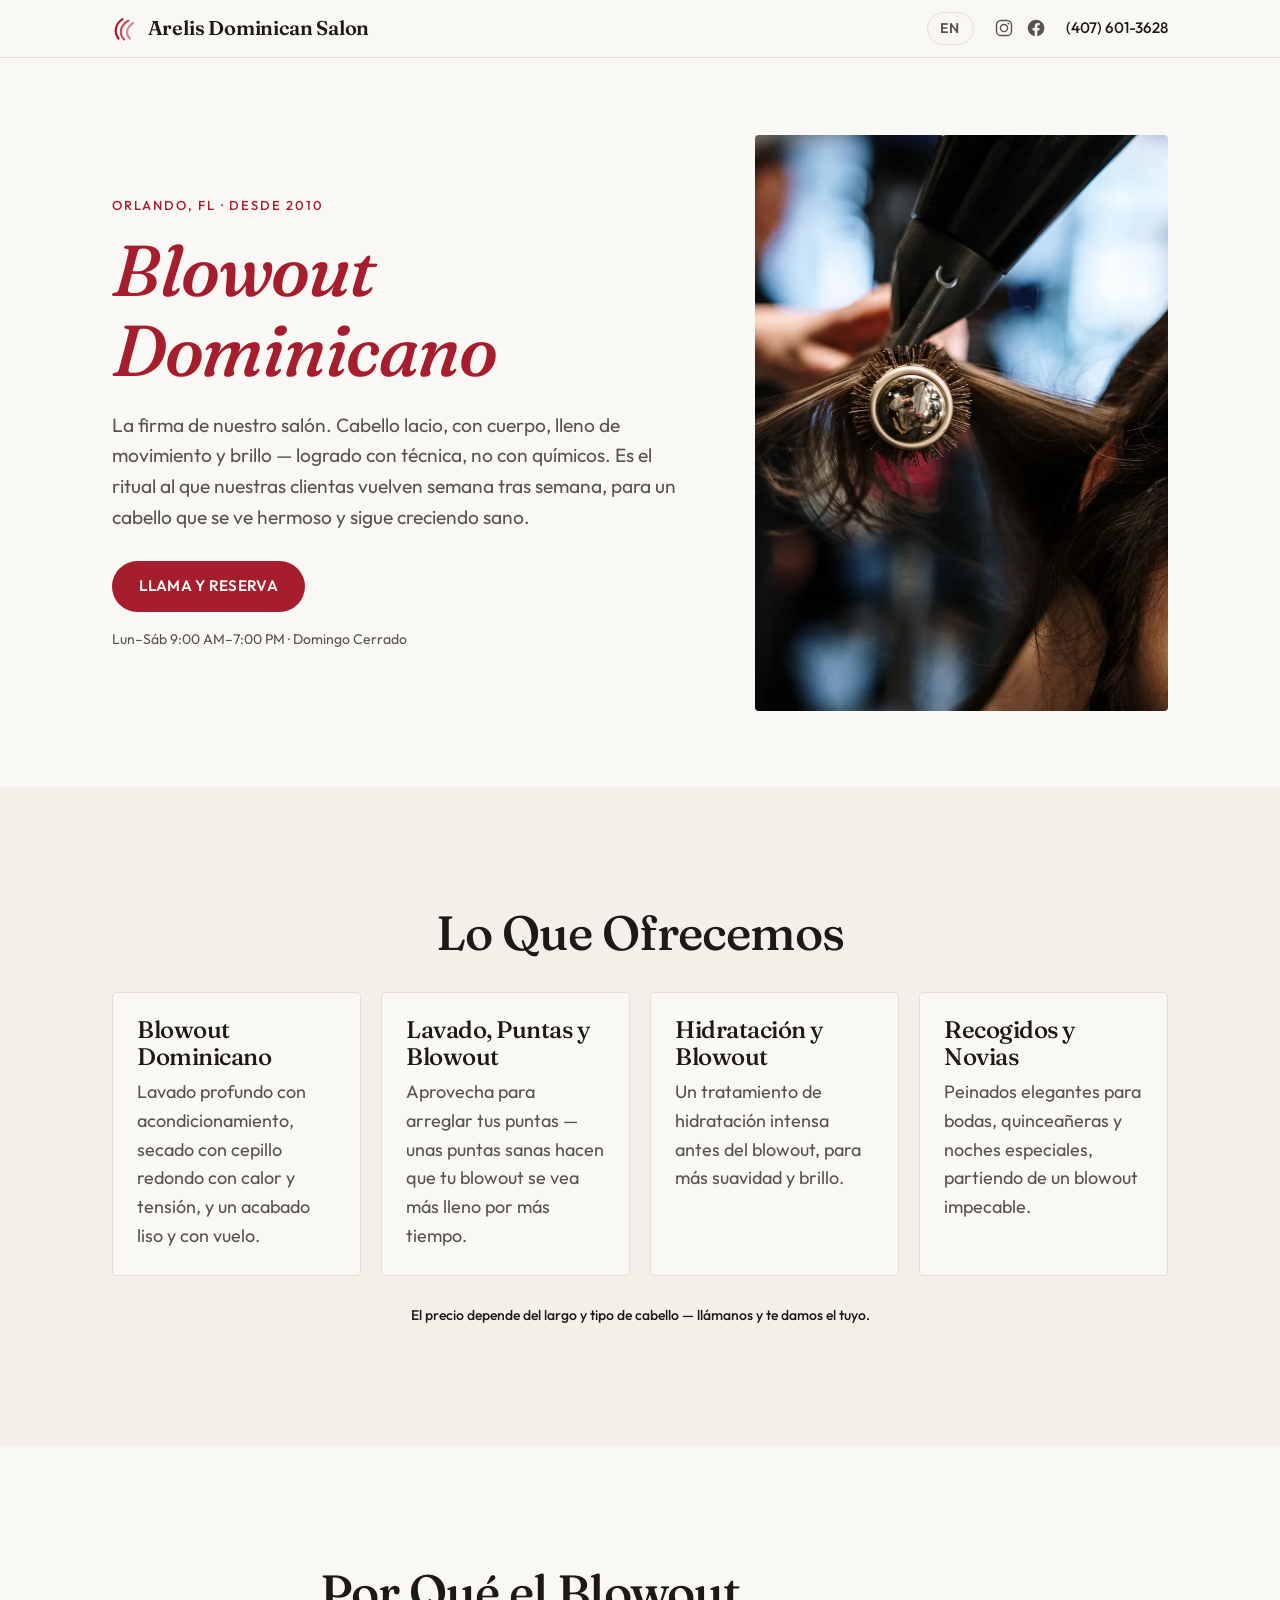
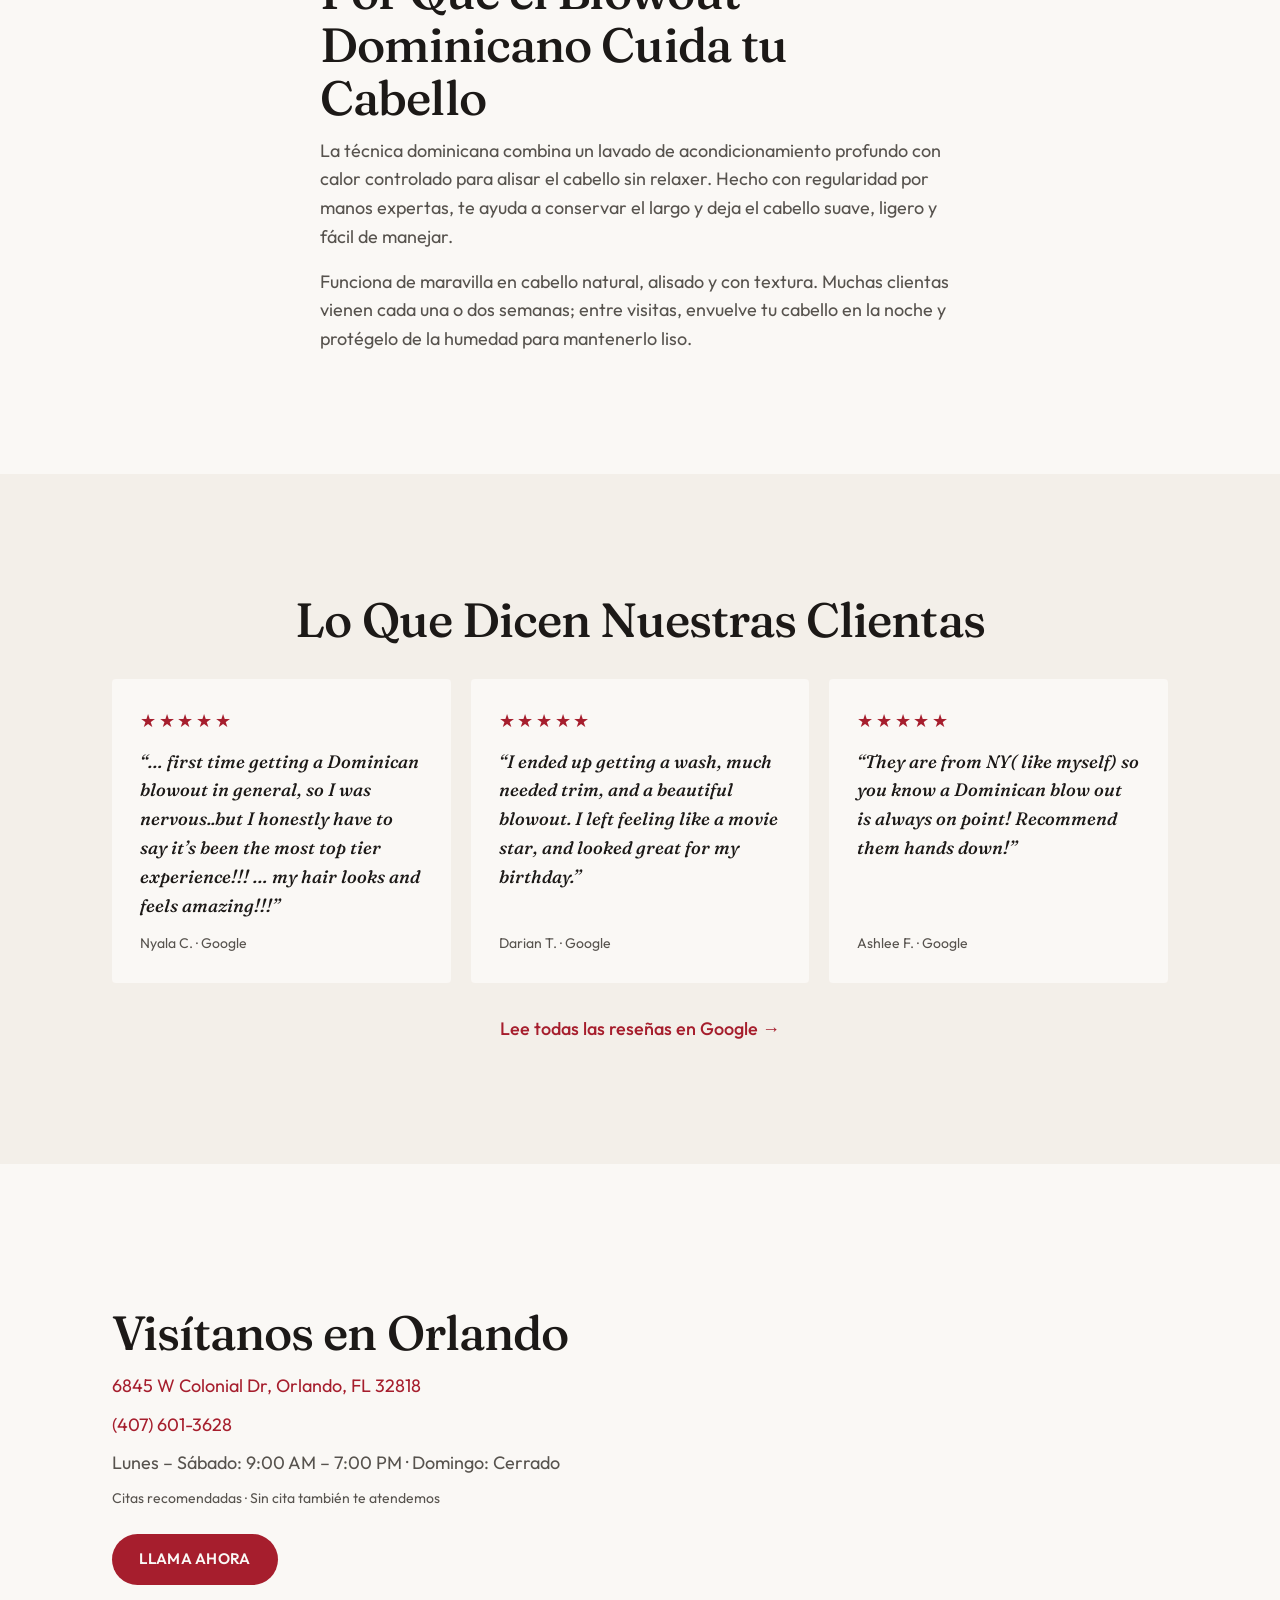
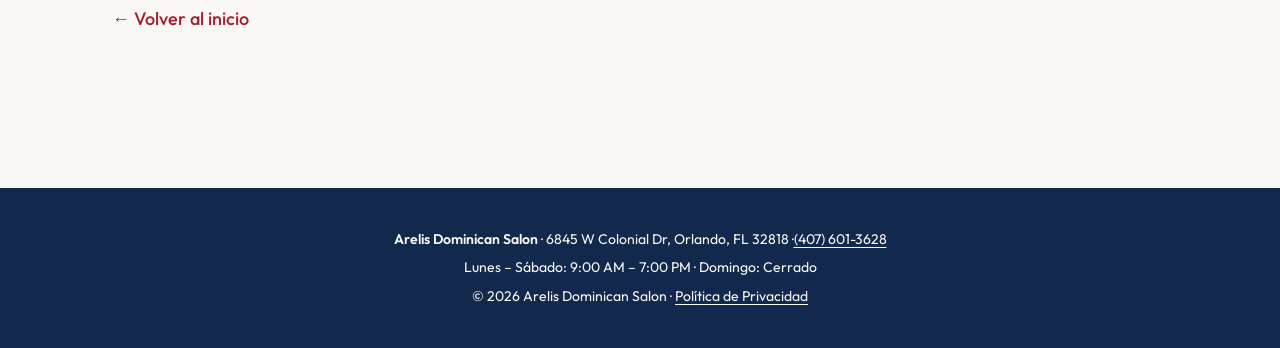
<file: es/blowout-dominicano/index.html>
<!DOCTYPE html><html lang="es"><head><meta charset="utf-8"><meta name="viewport" content="width=device-width, initial-scale=1"><meta name="color-scheme" content="light"><meta name="theme-color" content="#faf8f5"><title>Blowout Dominicano en Orlando, FL | Arelis Dominican Salon</title><meta name="description" content="Blowouts dominicanos auténticos en Orlando desde 2010. Cabello lacio, con cuerpo y sano, sin químicos. Sin cita también te atendemos. Llama al (407) 601-3628."><link rel="icon" type="image/svg+xml" href="/favicon.svg"><link rel="preload" as="font" type="font/woff2" href="/_astro/kolker-brush-latin-400-normal.DJk0zcgi.woff2" crossorigin><link rel="preload" as="font" type="font/woff2" href="/_astro/fraunces-latin-500-normal.DnGCNyPD.woff2" crossorigin><link rel="canonical" href="https://arelisdominicansalonfl.com/es/blowout-dominicano/"><link rel="alternate" hreflang="en" href="https://arelisdominicansalonfl.com/dominican-blowout/"><link rel="alternate" hreflang="es" href="https://arelisdominicansalonfl.com/es/blowout-dominicano/"><link rel="alternate" hreflang="x-default" href="https://arelisdominicansalonfl.com/dominican-blowout/"><meta property="og:title" content="Blowout Dominicano en Orlando, FL | Arelis Dominican Salon"><meta property="og:description" content="Blowouts dominicanos auténticos en Orlando desde 2010. Cabello lacio, con cuerpo y sano, sin químicos. Sin cita también te atendemos. Llama al (407) 601-3628."><meta property="og:type" content="website"><meta property="og:locale" content="es_US"><meta property="og:url" content="https://arelisdominicansalonfl.com/es/blowout-dominicano/"><meta property="og:image" content="https://arelisdominicansalonfl.com/_astro/hero.CcRAVT7H.jpg"><script type="application/ld+json">{"@context":"https://schema.org","@type":"HairSalon","name":"Arelis Dominican Salon","telephone":"+14076013628","address":{"@type":"PostalAddress","streetAddress":"6845 W Colonial Dr","addressLocality":"Orlando","addressRegion":"FL","postalCode":"32818","addressCountry":"US"},"url":"https://arelisdominicansalonfl.com/es/blowout-dominicano/","image":"https://arelisdominicansalonfl.com/_astro/hero.CcRAVT7H.jpg","sameAs":["https://www.instagram.com/arelisdominicansalon/","https://www.facebook.com/Arelisdominican/"],"foundingDate":"2010","description":"Dominican hair salon in Orlando, FL since 2010. Dominican blowouts, keratin and deep repair treatments, silk press for natural hair and hair color. English and Spanish spoken.","geo":{"@type":"GeoCoordinates","latitude":28.553394,"longitude":-81.474454},"hasMap":"https://www.google.com/maps/search/?api=1&query=Arelis+Dominican+Salon+6845+W+Colonial+Dr+Orlando+FL","areaServed":{"@type":"City","name":"Orlando, FL"},"knowsLanguage":["en","es"],"makesOffer":[{"@type":"Offer","itemOffered":{"@type":"Service","name":"Dominican Blowout"}},{"@type":"Offer","itemOffered":{"@type":"Service","name":"Keratin Treatment"}},{"@type":"Offer","itemOffered":{"@type":"Service","name":"Deep Repair Treatment"}},{"@type":"Offer","itemOffered":{"@type":"Service","name":"Silk Press"}},{"@type":"Offer","itemOffered":{"@type":"Service","name":"Hair Color"}},{"@type":"Offer","itemOffered":{"@type":"Service","name":"Balayage"}},{"@type":"Offer","itemOffered":{"@type":"Service","name":"Haircuts"}},{"@type":"Offer","itemOffered":{"@type":"Service","name":"Hair Extensions"}}],"openingHoursSpecification":[{"@type":"OpeningHoursSpecification","dayOfWeek":["Monday","Tuesday","Wednesday","Thursday","Friday","Saturday"],"opens":"09:00","closes":"19:00"}]}</script><script async src="https://www.googletagmanager.com/gtag/js?id=G-V1P040FRRR"></script><script>(function(){const tagIds = ["G-V1P040FRRR"];

          window.dataLayer = window.dataLayer || [];
          function gtag() {
            dataLayer.push(arguments);
          }
          window.gtag = gtag;
          gtag("js", new Date());
          tagIds.forEach(function (id) {
            gtag("config", id);
          });
          // conversions: phone taps (primary) and map/directions taps (secondary)
          document.addEventListener("click", function (e) {
            var a = e.target.closest && e.target.closest("a[href]");
            if (!a) return;
            if (a.href.indexOf("tel:") === 0) {
              gtag("event", "call_click", { link_url: a.href, link_text: a.textContent.trim() });
            } else if (/google\.com\/maps/.test(a.href)) {
              gtag("event", "directions_click", { link_url: a.href });
            }
          });
        })();</script><script>
      document.documentElement.classList.add("js");
      // hold the script wordmark until Kolker Brush is ready — the fallback
      // cursive face is much wider, so painting it first makes the title jump
      (function () {
        var html = document.documentElement;
        if (!document.fonts || !document.fonts.load) return;
        html.classList.add("fonts-loading");
        var done = function () {
          html.classList.remove("fonts-loading");
        };
        // this runs before the stylesheet declares the @font-face, when load()
        // resolves empty — retry until the face exists and has loaded
        (function tryLoad() {
          document.fonts.load('1em "Kolker Brush"').then(function (faces) {
            if (faces.length) done();
            else if (html.classList.contains("fonts-loading")) setTimeout(tryLoad, 50);
          }, done);
        })();
        setTimeout(done, 3000);
      })();
    </script><link rel="stylesheet" href="/_astro/BaseLayout.DQVOtJI7.css"><style>.sp-center[data-astro-cid-nsurbltt]{text-align:center}.sp-hero[data-astro-cid-nsurbltt]{padding-block:clamp(2.5rem,6vw,5rem)}@media (width<=767px){.sp-hero[data-astro-cid-nsurbltt]{padding-top:5rem}}.sp-hero__grid[data-astro-cid-nsurbltt]{align-items:center;gap:clamp(2rem,5vw,4rem);display:grid}.sp-hero__title[data-astro-cid-nsurbltt]{font-style:italic;font-size:var(--text-hero);color:var(--color-accent);margin-bottom:1.25rem}.sp-hero__intro[data-astro-cid-nsurbltt]{max-width:52ch;margin-bottom:1.75rem;font-size:1.2rem}.sp-hero__micro[data-astro-cid-nsurbltt]{font-size:var(--text-small);margin-top:1rem}.sp-hero__photo[data-astro-cid-nsurbltt] img[data-astro-cid-nsurbltt]{aspect-ratio:4/5;object-fit:cover;border-radius:4px;width:100%;max-height:36rem}.sp-offer[data-astro-cid-nsurbltt]{gap:1.25rem;margin-top:2rem;padding:0;list-style:none;display:grid}.sp-offer__item[data-astro-cid-nsurbltt]{background:var(--color-bg);border:1px solid var(--color-line);border-radius:4px;padding:1.5rem}.sp-offer__item[data-astro-cid-nsurbltt] h3[data-astro-cid-nsurbltt]{font-size:var(--text-h3);margin-bottom:.5rem}.sp-price[data-astro-cid-nsurbltt]{font-size:var(--text-small);color:var(--color-ink);margin-top:1.75rem;font-weight:500}.sp-detail[data-astro-cid-nsurbltt]{max-width:46rem}.sp-detail[data-astro-cid-nsurbltt] p[data-astro-cid-nsurbltt]+p[data-astro-cid-nsurbltt]{margin-top:1rem}.sp-reviews[data-astro-cid-nsurbltt]{gap:1.25rem;margin:2rem 0;display:grid}.sp-review[data-astro-cid-nsurbltt]{background:var(--color-bg);border-radius:4px;flex-direction:column;gap:.75rem;padding:1.75rem;display:flex}.sp-review__stars[data-astro-cid-nsurbltt]{color:var(--color-accent);letter-spacing:.15em}.sp-review[data-astro-cid-nsurbltt] p[data-astro-cid-nsurbltt]{font-family:var(--font-display);color:var(--color-ink);flex:1;font-style:italic}.sp-review[data-astro-cid-nsurbltt] cite[data-astro-cid-nsurbltt]{font-style:normal;font-size:var(--text-small)}.sp-link[data-astro-cid-nsurbltt]{font-weight:500}.sp-visit[data-astro-cid-nsurbltt]{align-items:center;gap:2rem;display:grid}.sp-visit[data-astro-cid-nsurbltt] p[data-astro-cid-nsurbltt]{margin-bottom:.6rem}.sp-visit__note[data-astro-cid-nsurbltt]{font-size:var(--text-small);margin-bottom:1.5rem!important}.sp-visit[data-astro-cid-nsurbltt] .btn{margin-bottom:1.25rem}.sp-visit__map[data-astro-cid-nsurbltt]{aspect-ratio:4/3;border:0;border-radius:4px;width:100%}@media (width>=900px){.sp-hero__grid[data-astro-cid-nsurbltt]{grid-template-columns:7fr 5fr}.sp-offer[data-astro-cid-nsurbltt]{grid-template-columns:repeat(auto-fit,minmax(14rem,1fr))}.sp-reviews[data-astro-cid-nsurbltt]{grid-template-columns:repeat(3,1fr)}.sp-visit[data-astro-cid-nsurbltt]{grid-template-columns:1fr 1fr}}
.btn[data-astro-cid-dbvitpls]{min-height:44px;font-family:var(--font-body);letter-spacing:.02em;text-transform:uppercase;transition:background var(--transition), transform var(--transition);border-radius:999px;justify-content:center;align-items:center;gap:.5em;padding:.9em 1.8em;font-size:.95rem;font-weight:600;display:inline-flex}.btn--call[data-astro-cid-dbvitpls]{background:var(--color-accent);color:var(--color-on-accent)}.btn--call[data-astro-cid-dbvitpls]:hover{background:var(--color-accent-ink);color:var(--color-on-accent)}.btn[data-astro-cid-dbvitpls]:active{transform:scale(.98)}.btn--compact[data-astro-cid-dbvitpls]{min-height:36px;padding:.55em 1.2em;font-size:.85rem}
</style></head><body id="top"><header class="header" data-astro-cid-nen7h5rs><div class="container header__inner" data-astro-cid-nen7h5rs><a href="#top" class="wordmark" data-astro-cid-nen7h5rs><img src="/images/logo/mark.svg" alt="" width="26" height="26" class="wordmark__mark" data-astro-cid-nen7h5rs>Arelis Dominican Salon</a><nav class="header__contact" aria-label="Contact" data-astro-cid-nen7h5rs><a href="/dominican-blowout/" class="lang" data-astro-cid-nen7h5rs>EN</a><span class="header__social" data-astro-cid-nen7h5rs><a href="https://www.instagram.com/arelisdominicansalon/" target="_blank" rel="noopener" aria-label="Instagram" data-astro-cid-nen7h5rs><svg viewBox="0 0 24 24" width="20" height="20" fill="none" stroke="currentColor" stroke-width="1.7"><rect x="3" y="3" width="18" height="18" rx="5.5"></rect><circle cx="12" cy="12" r="4.3"></circle><circle cx="17.3" cy="6.7" r="1.15" fill="currentColor" stroke="none"></circle></svg></a><a href="https://www.facebook.com/Arelisdominican/" target="_blank" rel="noopener" aria-label="Facebook" data-astro-cid-nen7h5rs><svg viewBox="0 0 24 24" width="20" height="20" fill="currentColor"><path d="M22 12a10 10 0 1 0-11.56 9.88v-6.99H7.9V12h2.54V9.8c0-2.5 1.49-3.89 3.77-3.89 1.1 0 2.24.2 2.24.2v2.46h-1.26c-1.24 0-1.63.77-1.63 1.56V12h2.78l-.44 2.89h-2.34v6.99A10 10 0 0 0 22 12Z"></path></svg></a></span><a href="tel:+14076013628" class="phone" data-astro-cid-nen7h5rs>(407) 601-3628</a></nav></div></header><main><article class="sp" data-astro-cid-nsurbltt><section class="sp-hero" data-astro-cid-nsurbltt><div class="container sp-hero__grid" data-astro-cid-nsurbltt><div class="sp-hero__copy" data-astro-cid-nsurbltt><span class="eyebrow" data-astro-cid-nsurbltt>Orlando, FL · Desde 2010</span><h1 class="sp-hero__title" data-astro-cid-nsurbltt>Blowout Dominicano</h1><p class="sp-hero__intro" data-astro-cid-nsurbltt>La firma de nuestro salón. Cabello lacio, con cuerpo, lleno de movimiento y brillo — logrado con técnica, no con químicos. Es el ritual al que nuestras clientas vuelven semana tras semana, para un cabello que se ve hermoso y sigue creciendo sano.</p><a href="tel:+14076013628" class="btn btn--call" data-astro-cid-dbvitpls>Llama y Reserva</a><p class="sp-hero__micro" data-astro-cid-nsurbltt>Lun–Sáb 9:00 AM–7:00 PM · Domingo Cerrado</p></div><div class="sp-hero__photo" data-astro-cid-nsurbltt><img src="/_astro/hair.CqMvHPeZ_Z8a9iU.webp" srcset="/_astro/hair.CqMvHPeZ_26c8Dl.webp 480w, /_astro/hair.CqMvHPeZ_1x2sVX.webp 800w" alt="Blowout Dominicano" loading="eager" sizes="(min-width: 900px) 40vw, 100vw" data-astro-cid-nsurbltt="true" decoding="async" width="933" height="1400"></div></div></section><section class="section section--alt" data-astro-cid-nsurbltt><div class="container" data-astro-cid-nsurbltt><h2 class="section-title sp-center" data-astro-cid-nsurbltt>Lo Que Ofrecemos</h2><ul class="sp-offer" data-astro-cid-nsurbltt><li class="sp-offer__item" data-astro-cid-nsurbltt><h3 data-astro-cid-nsurbltt>Blowout Dominicano</h3><p data-astro-cid-nsurbltt>Lavado profundo con acondicionamiento, secado con cepillo redondo con calor y tensión, y un acabado liso y con vuelo.</p></li><li class="sp-offer__item" data-astro-cid-nsurbltt><h3 data-astro-cid-nsurbltt>Lavado, Puntas y Blowout</h3><p data-astro-cid-nsurbltt>Aprovecha para arreglar tus puntas — unas puntas sanas hacen que tu blowout se vea más lleno por más tiempo.</p></li><li class="sp-offer__item" data-astro-cid-nsurbltt><h3 data-astro-cid-nsurbltt>Hidratación y Blowout</h3><p data-astro-cid-nsurbltt>Un tratamiento de hidratación intensa antes del blowout, para más suavidad y brillo.</p></li><li class="sp-offer__item" data-astro-cid-nsurbltt><h3 data-astro-cid-nsurbltt>Recogidos y Novias</h3><p data-astro-cid-nsurbltt>Peinados elegantes para bodas, quinceañeras y noches especiales, partiendo de un blowout impecable.</p></li></ul><p class="sp-center sp-price" data-astro-cid-nsurbltt>El precio depende del largo y tipo de cabello — llámanos y te damos el tuyo.</p></div></section><section class="section" data-astro-cid-nsurbltt><div class="container sp-detail" data-astro-cid-nsurbltt><h2 class="section-title" data-astro-cid-nsurbltt>Por Qué el Blowout Dominicano Cuida tu Cabello</h2><p data-astro-cid-nsurbltt>La técnica dominicana combina un lavado de acondicionamiento profundo con calor controlado para alisar el cabello sin relaxer. Hecho con regularidad por manos expertas, te ayuda a conservar el largo y deja el cabello suave, ligero y fácil de manejar.</p><p data-astro-cid-nsurbltt>Funciona de maravilla en cabello natural, alisado y con textura. Muchas clientas vienen cada una o dos semanas; entre visitas, envuelve tu cabello en la noche y protégelo de la humedad para mantenerlo liso.</p></div></section><section class="section section--alt" data-astro-cid-nsurbltt><div class="container" data-astro-cid-nsurbltt><h2 class="section-title sp-center" data-astro-cid-nsurbltt>Lo Que Dicen Nuestras Clientas</h2><div class="sp-reviews" data-astro-cid-nsurbltt><blockquote class="sp-review" data-astro-cid-nsurbltt><span class="sp-review__stars" aria-label="5 stars" data-astro-cid-nsurbltt>★★★★★</span><p data-astro-cid-nsurbltt>“… first time getting a Dominican blowout in general, so I was nervous..but I honestly have to say it’s been the most top tier experience!!! … my hair looks and feels amazing!!!”</p><cite data-astro-cid-nsurbltt>Nyala C. · Google</cite></blockquote><blockquote class="sp-review" data-astro-cid-nsurbltt><span class="sp-review__stars" aria-label="5 stars" data-astro-cid-nsurbltt>★★★★★</span><p data-astro-cid-nsurbltt>“I ended up getting a wash, much needed trim, and a beautiful blowout. I left feeling like a movie star, and looked great for my birthday.”</p><cite data-astro-cid-nsurbltt>Darian T. · Google</cite></blockquote><blockquote class="sp-review" data-astro-cid-nsurbltt><span class="sp-review__stars" aria-label="5 stars" data-astro-cid-nsurbltt>★★★★★</span><p data-astro-cid-nsurbltt>“They are from NY( like myself) so you know a Dominican blow out is always on point! Recommend them hands down!”</p><cite data-astro-cid-nsurbltt>Ashlee F. · Google</cite></blockquote></div><p class="sp-center" data-astro-cid-nsurbltt><a href="https://www.google.com/maps/search/?api=1&amp;query=Arelis+Dominican+Salon+6845+W+Colonial+Dr+Orlando+FL" target="_blank" rel="noopener" class="sp-link" data-astro-cid-nsurbltt>Lee todas las reseñas en Google →</a></p></div></section><section class="section" data-astro-cid-nsurbltt><div class="container sp-visit" data-astro-cid-nsurbltt><div data-astro-cid-nsurbltt><h2 class="section-title" data-astro-cid-nsurbltt>Visítanos en Orlando</h2><p data-astro-cid-nsurbltt><a href="https://www.google.com/maps/search/?api=1&amp;query=Arelis+Dominican+Salon+6845+W+Colonial+Dr+Orlando+FL" target="_blank" rel="noopener" data-astro-cid-nsurbltt>6845 W Colonial Dr, Orlando, FL 32818</a></p><p data-astro-cid-nsurbltt><a href="tel:+14076013628" data-astro-cid-nsurbltt>(407) 601-3628</a></p><p data-astro-cid-nsurbltt>Lunes – Sábado: 9:00 AM – 7:00 PM · Domingo: Cerrado</p><p class="sp-visit__note" data-astro-cid-nsurbltt>Citas recomendadas · Sin cita también te atendemos</p><a href="tel:+14076013628" class="btn btn--call" data-astro-cid-dbvitpls>Llama Ahora</a><p data-astro-cid-nsurbltt><a href="/es/" class="sp-link" data-astro-cid-nsurbltt>← Volver al inicio</a></p></div><iframe class="sp-visit__map" src="https://www.google.com/maps?q=Arelis+Dominican+Salon,+6845+W+Colonial+Dr,+Orlando,+FL&amp;output=embed" title="Map to Arelis Dominican Salon" loading="lazy" referrerpolicy="no-referrer-when-downgrade" data-astro-cid-nsurbltt></iframe></div></section></article></main><footer class="footer" data-astro-cid-jo6i4kqk><div class="container footer__inner" data-astro-cid-jo6i4kqk><p data-astro-cid-jo6i4kqk><strong data-astro-cid-jo6i4kqk>Arelis Dominican Salon</strong> · 6845 W Colonial Dr, Orlando, FL 32818 ·<a href="tel:+14076013628" data-astro-cid-jo6i4kqk>(407) 601-3628</a></p><p data-astro-cid-jo6i4kqk>Lunes – Sábado: 9:00 AM – 7:00 PM · Domingo: Cerrado</p><p data-astro-cid-jo6i4kqk>© 2026 Arelis Dominican Salon · <a href="/es/privacidad/" data-astro-cid-jo6i4kqk>Política de Privacidad</a></p></div></footer><a href="/dominican-blowout/" class="lang-pill" data-astro-cid-xo7b6euh>EN</a><div class="social-pill" data-astro-cid-xo7b6euh><a href="https://www.instagram.com/arelisdominicansalon/" target="_blank" rel="noopener" aria-label="Instagram" data-astro-cid-xo7b6euh><svg viewBox="0 0 24 24" width="19" height="19" fill="none" stroke="currentColor" stroke-width="1.7"><rect x="3" y="3" width="18" height="18" rx="5.5"></rect><circle cx="12" cy="12" r="4.3"></circle><circle cx="17.3" cy="6.7" r="1.15" fill="currentColor" stroke="none"></circle></svg></a><a href="https://www.facebook.com/Arelisdominican/" target="_blank" rel="noopener" aria-label="Facebook" data-astro-cid-xo7b6euh><svg viewBox="0 0 24 24" width="19" height="19" fill="currentColor"><path d="M22 12a10 10 0 1 0-11.56 9.88v-6.99H7.9V12h2.54V9.8c0-2.5 1.49-3.89 3.77-3.89 1.1 0 2.24.2 2.24.2v2.46h-1.26c-1.24 0-1.63.77-1.63 1.56V12h2.78l-.44 2.89h-2.34v6.99A10 10 0 0 0 22 12Z"></path></svg></a></div><nav class="sticky-bar" aria-label="Quick contact" data-astro-cid-xo7b6euh><a href="tel:+14076013628" class="bar-btn bar-btn--call" data-astro-cid-xo7b6euh>Llama Ahora</a></nav><script>
      (function () {
        var els = document.querySelectorAll(".reveal");
        if (!("IntersectionObserver" in window)) {
          els.forEach(function (el) {
            el.classList.add("is-visible");
          });
          return;
        }
        var io = new IntersectionObserver(
          function (entries) {
            entries.forEach(function (e) {
              if (e.isIntersecting) {
                e.target.classList.add("is-visible");
                io.unobserve(e.target);
              }
            });
          },
          { threshold: 0.1, rootMargin: "0px 0px -10% 0px" }
        );
        els.forEach(function (el) {
          io.observe(el);
        });
      })();
    </script></body></html>
</file>
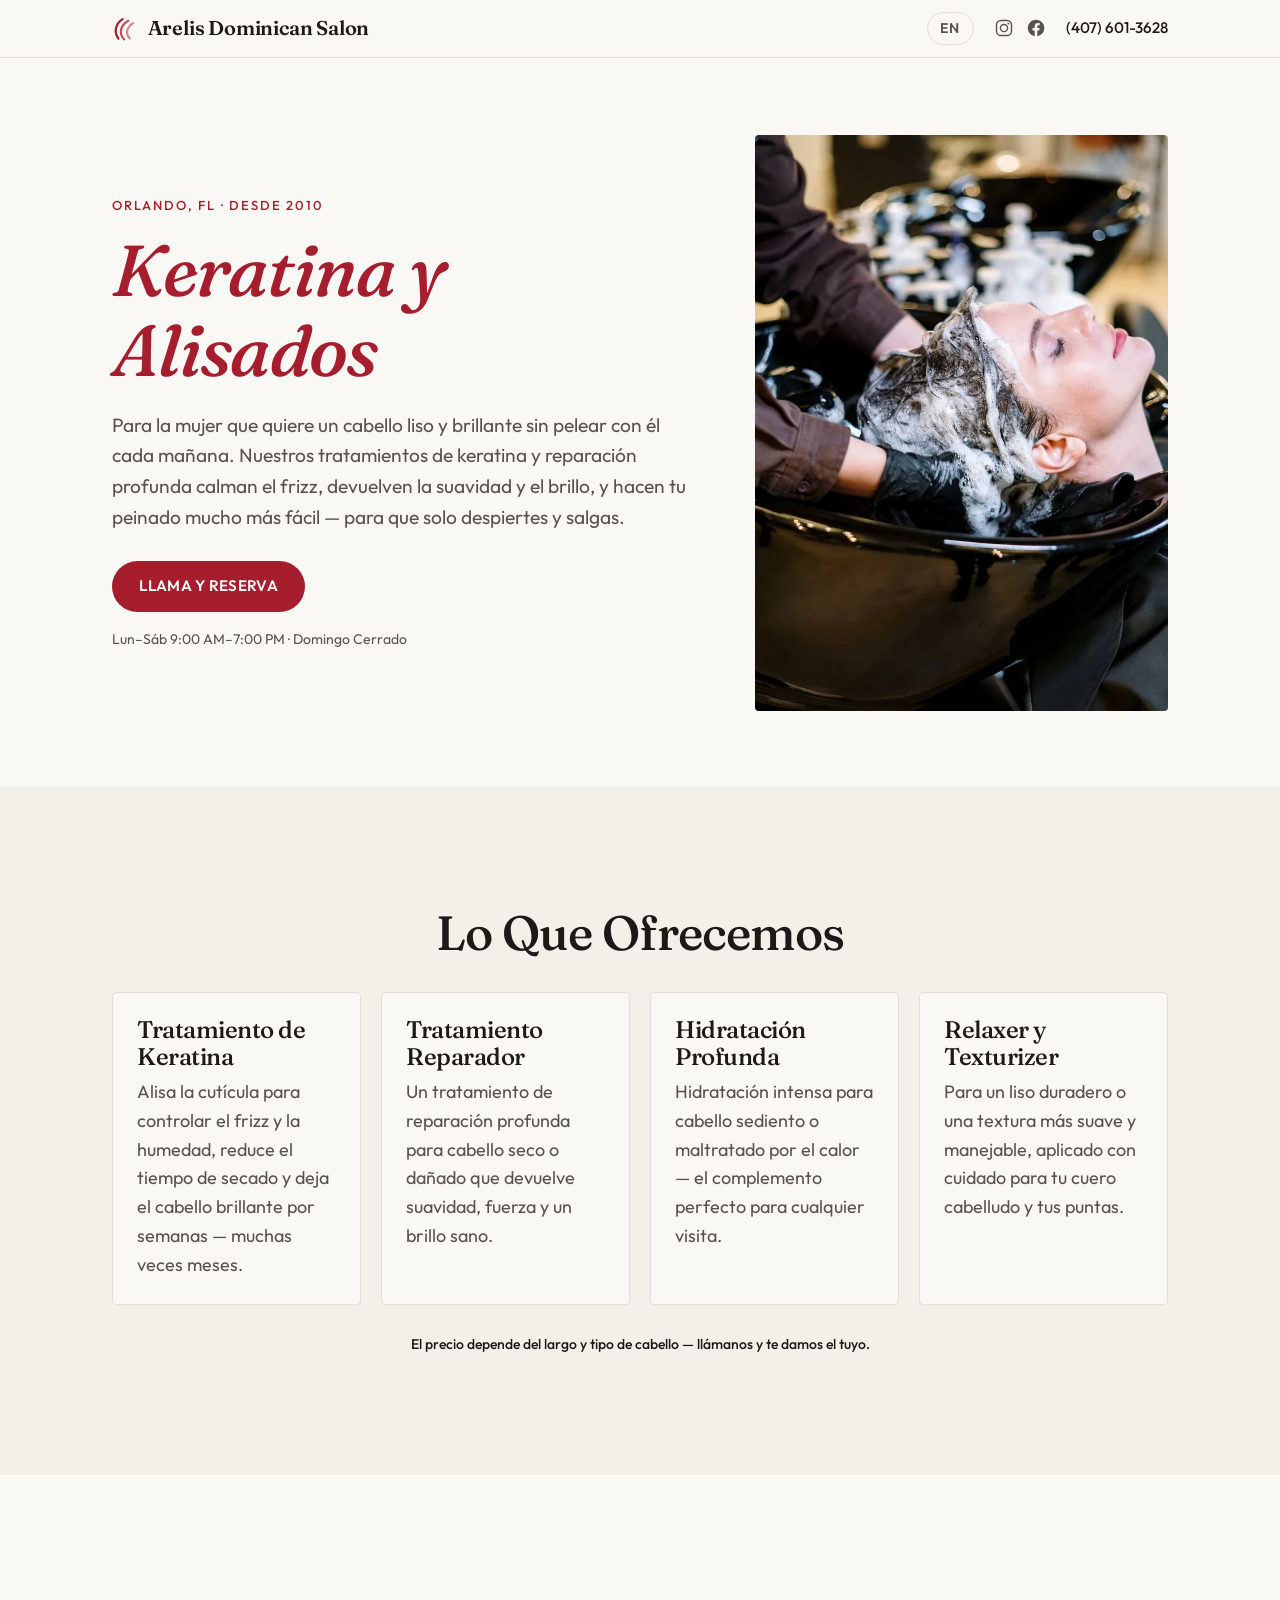
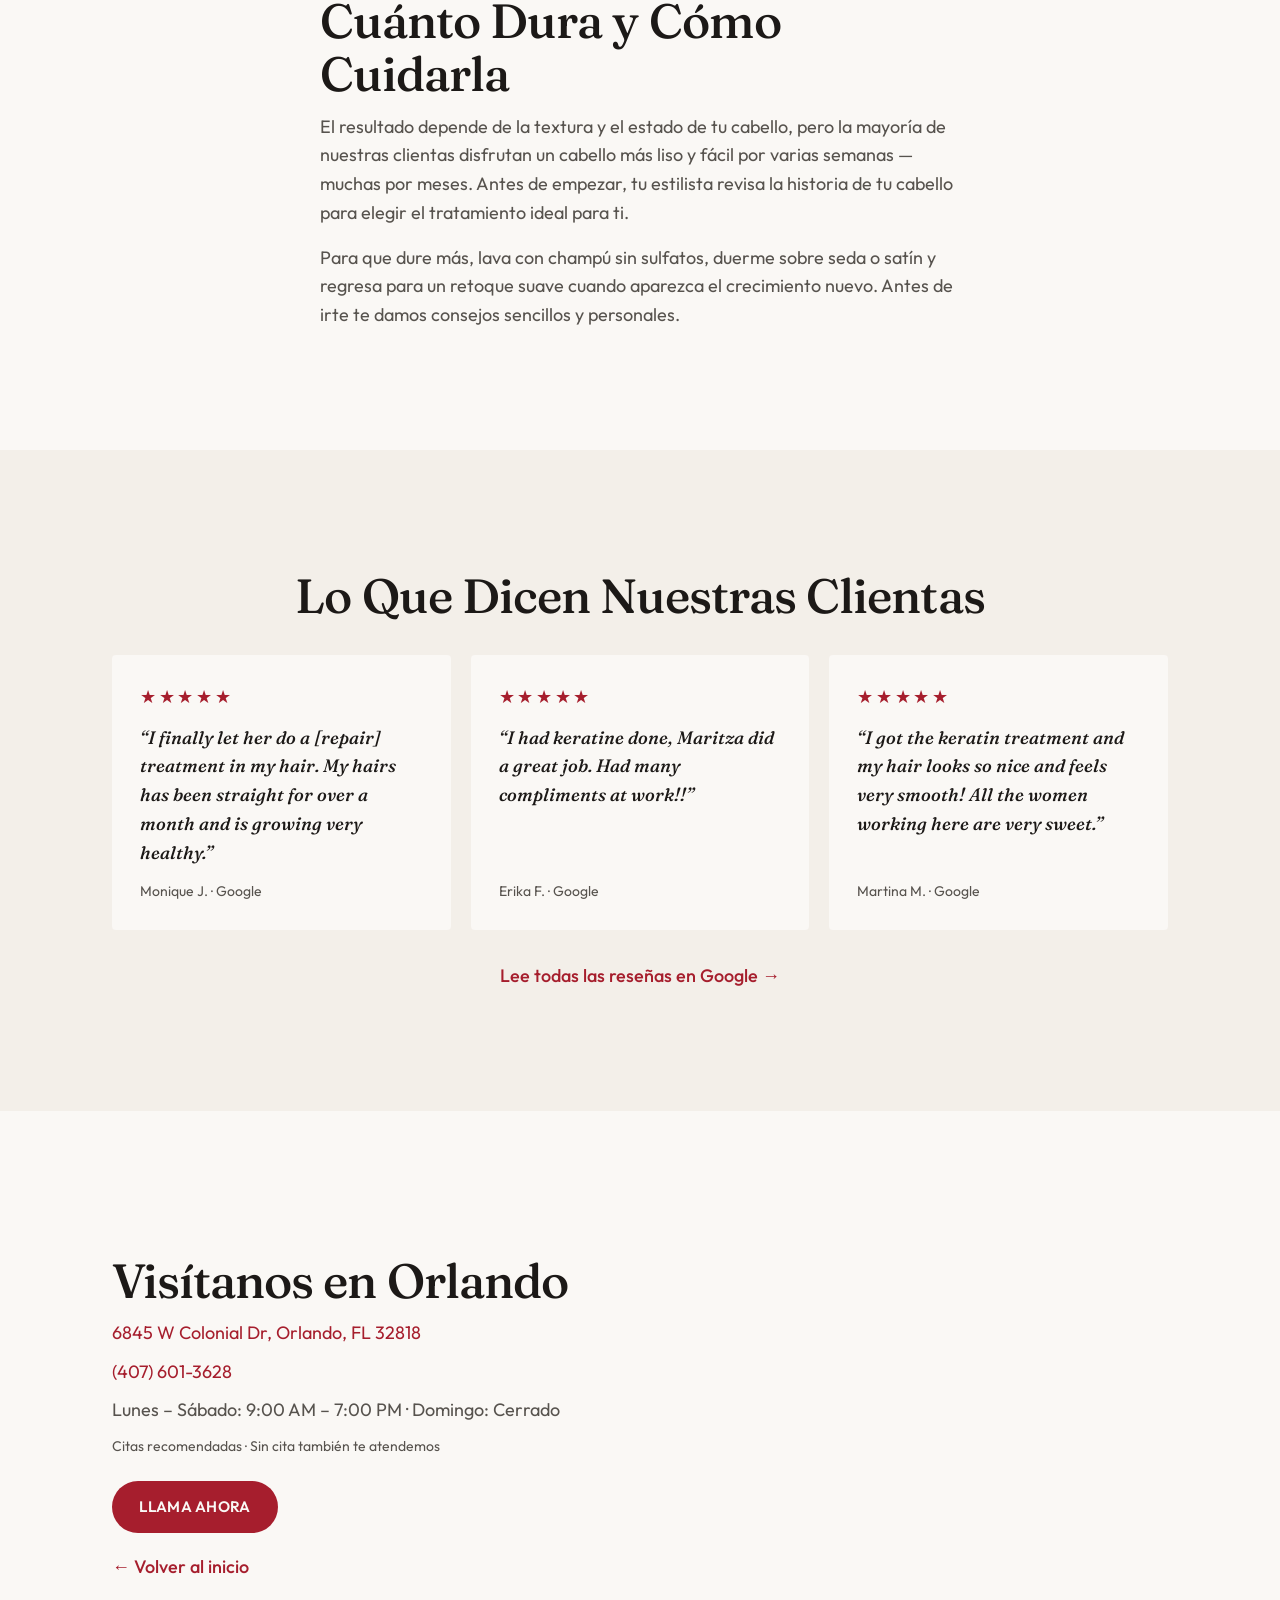
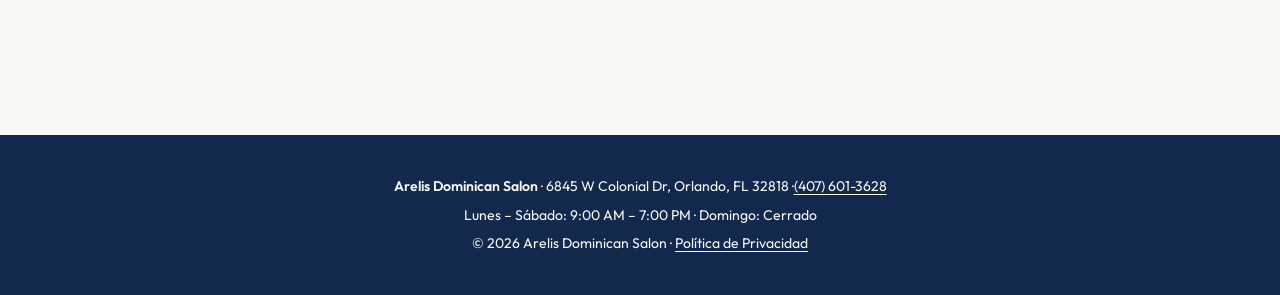
<file: es/keratina/index.html>
<!DOCTYPE html><html lang="es"><head><meta charset="utf-8"><meta name="viewport" content="width=device-width, initial-scale=1"><meta name="color-scheme" content="light"><meta name="theme-color" content="#faf8f5"><title>Keratina y Alisados en Orlando, FL | Arelis Dominican Salon</title><meta name="description" content="Cabello liso, sin frizz y sano. Keratina, reparación profunda y tratamientos de hidratación en Arelis Dominican Salon, Orlando, desde 2010. Llama al (407) 601-3628."><link rel="icon" type="image/svg+xml" href="/favicon.svg"><link rel="preload" as="font" type="font/woff2" href="/_astro/kolker-brush-latin-400-normal.DJk0zcgi.woff2" crossorigin><link rel="preload" as="font" type="font/woff2" href="/_astro/fraunces-latin-500-normal.DnGCNyPD.woff2" crossorigin><link rel="canonical" href="https://arelisdominicansalonfl.com/es/keratina/"><link rel="alternate" hreflang="en" href="https://arelisdominicansalonfl.com/keratin/"><link rel="alternate" hreflang="es" href="https://arelisdominicansalonfl.com/es/keratina/"><link rel="alternate" hreflang="x-default" href="https://arelisdominicansalonfl.com/keratin/"><meta property="og:title" content="Keratina y Alisados en Orlando, FL | Arelis Dominican Salon"><meta property="og:description" content="Cabello liso, sin frizz y sano. Keratina, reparación profunda y tratamientos de hidratación en Arelis Dominican Salon, Orlando, desde 2010. Llama al (407) 601-3628."><meta property="og:type" content="website"><meta property="og:locale" content="es_US"><meta property="og:url" content="https://arelisdominicansalonfl.com/es/keratina/"><meta property="og:image" content="https://arelisdominicansalonfl.com/_astro/hero.CcRAVT7H.jpg"><script type="application/ld+json">{"@context":"https://schema.org","@type":"HairSalon","name":"Arelis Dominican Salon","telephone":"+14076013628","address":{"@type":"PostalAddress","streetAddress":"6845 W Colonial Dr","addressLocality":"Orlando","addressRegion":"FL","postalCode":"32818","addressCountry":"US"},"url":"https://arelisdominicansalonfl.com/es/keratina/","image":"https://arelisdominicansalonfl.com/_astro/hero.CcRAVT7H.jpg","sameAs":["https://www.instagram.com/arelisdominicansalon/","https://www.facebook.com/Arelisdominican/"],"foundingDate":"2010","description":"Dominican hair salon in Orlando, FL since 2010. Dominican blowouts, keratin and deep repair treatments, silk press for natural hair and hair color. English and Spanish spoken.","geo":{"@type":"GeoCoordinates","latitude":28.553394,"longitude":-81.474454},"hasMap":"https://www.google.com/maps/search/?api=1&query=Arelis+Dominican+Salon+6845+W+Colonial+Dr+Orlando+FL","areaServed":{"@type":"City","name":"Orlando, FL"},"knowsLanguage":["en","es"],"makesOffer":[{"@type":"Offer","itemOffered":{"@type":"Service","name":"Dominican Blowout"}},{"@type":"Offer","itemOffered":{"@type":"Service","name":"Keratin Treatment"}},{"@type":"Offer","itemOffered":{"@type":"Service","name":"Deep Repair Treatment"}},{"@type":"Offer","itemOffered":{"@type":"Service","name":"Silk Press"}},{"@type":"Offer","itemOffered":{"@type":"Service","name":"Hair Color"}},{"@type":"Offer","itemOffered":{"@type":"Service","name":"Balayage"}},{"@type":"Offer","itemOffered":{"@type":"Service","name":"Haircuts"}},{"@type":"Offer","itemOffered":{"@type":"Service","name":"Hair Extensions"}}],"openingHoursSpecification":[{"@type":"OpeningHoursSpecification","dayOfWeek":["Monday","Tuesday","Wednesday","Thursday","Friday","Saturday"],"opens":"09:00","closes":"19:00"}]}</script><script async src="https://www.googletagmanager.com/gtag/js?id=G-V1P040FRRR"></script><script>(function(){const tagIds = ["G-V1P040FRRR"];

          window.dataLayer = window.dataLayer || [];
          function gtag() {
            dataLayer.push(arguments);
          }
          window.gtag = gtag;
          gtag("js", new Date());
          tagIds.forEach(function (id) {
            gtag("config", id);
          });
          // conversions: phone taps (primary) and map/directions taps (secondary)
          document.addEventListener("click", function (e) {
            var a = e.target.closest && e.target.closest("a[href]");
            if (!a) return;
            if (a.href.indexOf("tel:") === 0) {
              gtag("event", "call_click", { link_url: a.href, link_text: a.textContent.trim() });
            } else if (/google\.com\/maps/.test(a.href)) {
              gtag("event", "directions_click", { link_url: a.href });
            }
          });
        })();</script><script>
      document.documentElement.classList.add("js");
      // hold the script wordmark until Kolker Brush is ready — the fallback
      // cursive face is much wider, so painting it first makes the title jump
      (function () {
        var html = document.documentElement;
        if (!document.fonts || !document.fonts.load) return;
        html.classList.add("fonts-loading");
        var done = function () {
          html.classList.remove("fonts-loading");
        };
        // this runs before the stylesheet declares the @font-face, when load()
        // resolves empty — retry until the face exists and has loaded
        (function tryLoad() {
          document.fonts.load('1em "Kolker Brush"').then(function (faces) {
            if (faces.length) done();
            else if (html.classList.contains("fonts-loading")) setTimeout(tryLoad, 50);
          }, done);
        })();
        setTimeout(done, 3000);
      })();
    </script><link rel="stylesheet" href="/_astro/BaseLayout.DQVOtJI7.css"><style>.sp-center[data-astro-cid-nsurbltt]{text-align:center}.sp-hero[data-astro-cid-nsurbltt]{padding-block:clamp(2.5rem,6vw,5rem)}@media (width<=767px){.sp-hero[data-astro-cid-nsurbltt]{padding-top:5rem}}.sp-hero__grid[data-astro-cid-nsurbltt]{align-items:center;gap:clamp(2rem,5vw,4rem);display:grid}.sp-hero__title[data-astro-cid-nsurbltt]{font-style:italic;font-size:var(--text-hero);color:var(--color-accent);margin-bottom:1.25rem}.sp-hero__intro[data-astro-cid-nsurbltt]{max-width:52ch;margin-bottom:1.75rem;font-size:1.2rem}.sp-hero__micro[data-astro-cid-nsurbltt]{font-size:var(--text-small);margin-top:1rem}.sp-hero__photo[data-astro-cid-nsurbltt] img[data-astro-cid-nsurbltt]{aspect-ratio:4/5;object-fit:cover;border-radius:4px;width:100%;max-height:36rem}.sp-offer[data-astro-cid-nsurbltt]{gap:1.25rem;margin-top:2rem;padding:0;list-style:none;display:grid}.sp-offer__item[data-astro-cid-nsurbltt]{background:var(--color-bg);border:1px solid var(--color-line);border-radius:4px;padding:1.5rem}.sp-offer__item[data-astro-cid-nsurbltt] h3[data-astro-cid-nsurbltt]{font-size:var(--text-h3);margin-bottom:.5rem}.sp-price[data-astro-cid-nsurbltt]{font-size:var(--text-small);color:var(--color-ink);margin-top:1.75rem;font-weight:500}.sp-detail[data-astro-cid-nsurbltt]{max-width:46rem}.sp-detail[data-astro-cid-nsurbltt] p[data-astro-cid-nsurbltt]+p[data-astro-cid-nsurbltt]{margin-top:1rem}.sp-reviews[data-astro-cid-nsurbltt]{gap:1.25rem;margin:2rem 0;display:grid}.sp-review[data-astro-cid-nsurbltt]{background:var(--color-bg);border-radius:4px;flex-direction:column;gap:.75rem;padding:1.75rem;display:flex}.sp-review__stars[data-astro-cid-nsurbltt]{color:var(--color-accent);letter-spacing:.15em}.sp-review[data-astro-cid-nsurbltt] p[data-astro-cid-nsurbltt]{font-family:var(--font-display);color:var(--color-ink);flex:1;font-style:italic}.sp-review[data-astro-cid-nsurbltt] cite[data-astro-cid-nsurbltt]{font-style:normal;font-size:var(--text-small)}.sp-link[data-astro-cid-nsurbltt]{font-weight:500}.sp-visit[data-astro-cid-nsurbltt]{align-items:center;gap:2rem;display:grid}.sp-visit[data-astro-cid-nsurbltt] p[data-astro-cid-nsurbltt]{margin-bottom:.6rem}.sp-visit__note[data-astro-cid-nsurbltt]{font-size:var(--text-small);margin-bottom:1.5rem!important}.sp-visit[data-astro-cid-nsurbltt] .btn{margin-bottom:1.25rem}.sp-visit__map[data-astro-cid-nsurbltt]{aspect-ratio:4/3;border:0;border-radius:4px;width:100%}@media (width>=900px){.sp-hero__grid[data-astro-cid-nsurbltt]{grid-template-columns:7fr 5fr}.sp-offer[data-astro-cid-nsurbltt]{grid-template-columns:repeat(auto-fit,minmax(14rem,1fr))}.sp-reviews[data-astro-cid-nsurbltt]{grid-template-columns:repeat(3,1fr)}.sp-visit[data-astro-cid-nsurbltt]{grid-template-columns:1fr 1fr}}
.btn[data-astro-cid-dbvitpls]{min-height:44px;font-family:var(--font-body);letter-spacing:.02em;text-transform:uppercase;transition:background var(--transition), transform var(--transition);border-radius:999px;justify-content:center;align-items:center;gap:.5em;padding:.9em 1.8em;font-size:.95rem;font-weight:600;display:inline-flex}.btn--call[data-astro-cid-dbvitpls]{background:var(--color-accent);color:var(--color-on-accent)}.btn--call[data-astro-cid-dbvitpls]:hover{background:var(--color-accent-ink);color:var(--color-on-accent)}.btn[data-astro-cid-dbvitpls]:active{transform:scale(.98)}.btn--compact[data-astro-cid-dbvitpls]{min-height:36px;padding:.55em 1.2em;font-size:.85rem}
</style></head><body id="top"><header class="header" data-astro-cid-nen7h5rs><div class="container header__inner" data-astro-cid-nen7h5rs><a href="#top" class="wordmark" data-astro-cid-nen7h5rs><img src="/images/logo/mark.svg" alt="" width="26" height="26" class="wordmark__mark" data-astro-cid-nen7h5rs>Arelis Dominican Salon</a><nav class="header__contact" aria-label="Contact" data-astro-cid-nen7h5rs><a href="/keratin/" class="lang" data-astro-cid-nen7h5rs>EN</a><span class="header__social" data-astro-cid-nen7h5rs><a href="https://www.instagram.com/arelisdominicansalon/" target="_blank" rel="noopener" aria-label="Instagram" data-astro-cid-nen7h5rs><svg viewBox="0 0 24 24" width="20" height="20" fill="none" stroke="currentColor" stroke-width="1.7"><rect x="3" y="3" width="18" height="18" rx="5.5"></rect><circle cx="12" cy="12" r="4.3"></circle><circle cx="17.3" cy="6.7" r="1.15" fill="currentColor" stroke="none"></circle></svg></a><a href="https://www.facebook.com/Arelisdominican/" target="_blank" rel="noopener" aria-label="Facebook" data-astro-cid-nen7h5rs><svg viewBox="0 0 24 24" width="20" height="20" fill="currentColor"><path d="M22 12a10 10 0 1 0-11.56 9.88v-6.99H7.9V12h2.54V9.8c0-2.5 1.49-3.89 3.77-3.89 1.1 0 2.24.2 2.24.2v2.46h-1.26c-1.24 0-1.63.77-1.63 1.56V12h2.78l-.44 2.89h-2.34v6.99A10 10 0 0 0 22 12Z"></path></svg></a></span><a href="tel:+14076013628" class="phone" data-astro-cid-nen7h5rs>(407) 601-3628</a></nav></div></header><main><article class="sp" data-astro-cid-nsurbltt><section class="sp-hero" data-astro-cid-nsurbltt><div class="container sp-hero__grid" data-astro-cid-nsurbltt><div class="sp-hero__copy" data-astro-cid-nsurbltt><span class="eyebrow" data-astro-cid-nsurbltt>Orlando, FL · Desde 2010</span><h1 class="sp-hero__title" data-astro-cid-nsurbltt>Keratina y Alisados</h1><p class="sp-hero__intro" data-astro-cid-nsurbltt>Para la mujer que quiere un cabello liso y brillante sin pelear con él cada mañana. Nuestros tratamientos de keratina y reparación profunda calman el frizz, devuelven la suavidad y el brillo, y hacen tu peinado mucho más fácil — para que solo despiertes y salgas.</p><a href="tel:+14076013628" class="btn btn--call" data-astro-cid-dbvitpls>Llama y Reserva</a><p class="sp-hero__micro" data-astro-cid-nsurbltt>Lun–Sáb 9:00 AM–7:00 PM · Domingo Cerrado</p></div><div class="sp-hero__photo" data-astro-cid-nsurbltt><img src="/_astro/treatments.BeNrc71T_ZGeY31.webp" srcset="/_astro/treatments.BeNrc71T_Z15sRb9.webp 480w, /_astro/treatments.BeNrc71T_at08W.webp 800w" alt="Keratina y Alisados" loading="eager" sizes="(min-width: 900px) 40vw, 100vw" data-astro-cid-nsurbltt="true" decoding="async" width="933" height="1400"></div></div></section><section class="section section--alt" data-astro-cid-nsurbltt><div class="container" data-astro-cid-nsurbltt><h2 class="section-title sp-center" data-astro-cid-nsurbltt>Lo Que Ofrecemos</h2><ul class="sp-offer" data-astro-cid-nsurbltt><li class="sp-offer__item" data-astro-cid-nsurbltt><h3 data-astro-cid-nsurbltt>Tratamiento de Keratina</h3><p data-astro-cid-nsurbltt>Alisa la cutícula para controlar el frizz y la humedad, reduce el tiempo de secado y deja el cabello brillante por semanas — muchas veces meses.</p></li><li class="sp-offer__item" data-astro-cid-nsurbltt><h3 data-astro-cid-nsurbltt>Tratamiento Reparador</h3><p data-astro-cid-nsurbltt>Un tratamiento de reparación profunda para cabello seco o dañado que devuelve suavidad, fuerza y un brillo sano.</p></li><li class="sp-offer__item" data-astro-cid-nsurbltt><h3 data-astro-cid-nsurbltt>Hidratación Profunda</h3><p data-astro-cid-nsurbltt>Hidratación intensa para cabello sediento o maltratado por el calor — el complemento perfecto para cualquier visita.</p></li><li class="sp-offer__item" data-astro-cid-nsurbltt><h3 data-astro-cid-nsurbltt>Relaxer y Texturizer</h3><p data-astro-cid-nsurbltt>Para un liso duradero o una textura más suave y manejable, aplicado con cuidado para tu cuero cabelludo y tus puntas.</p></li></ul><p class="sp-center sp-price" data-astro-cid-nsurbltt>El precio depende del largo y tipo de cabello — llámanos y te damos el tuyo.</p></div></section><section class="section" data-astro-cid-nsurbltt><div class="container sp-detail" data-astro-cid-nsurbltt><h2 class="section-title" data-astro-cid-nsurbltt>Cuánto Dura y Cómo Cuidarla</h2><p data-astro-cid-nsurbltt>El resultado depende de la textura y el estado de tu cabello, pero la mayoría de nuestras clientas disfrutan un cabello más liso y fácil por varias semanas — muchas por meses. Antes de empezar, tu estilista revisa la historia de tu cabello para elegir el tratamiento ideal para ti.</p><p data-astro-cid-nsurbltt>Para que dure más, lava con champú sin sulfatos, duerme sobre seda o satín y regresa para un retoque suave cuando aparezca el crecimiento nuevo. Antes de irte te damos consejos sencillos y personales.</p></div></section><section class="section section--alt" data-astro-cid-nsurbltt><div class="container" data-astro-cid-nsurbltt><h2 class="section-title sp-center" data-astro-cid-nsurbltt>Lo Que Dicen Nuestras Clientas</h2><div class="sp-reviews" data-astro-cid-nsurbltt><blockquote class="sp-review" data-astro-cid-nsurbltt><span class="sp-review__stars" aria-label="5 stars" data-astro-cid-nsurbltt>★★★★★</span><p data-astro-cid-nsurbltt>“I finally let her do a [repair] treatment in my hair. My hairs has been straight for over a month and is growing very healthy.”</p><cite data-astro-cid-nsurbltt>Monique J. · Google</cite></blockquote><blockquote class="sp-review" data-astro-cid-nsurbltt><span class="sp-review__stars" aria-label="5 stars" data-astro-cid-nsurbltt>★★★★★</span><p data-astro-cid-nsurbltt>“I had keratine done, Maritza did a great job. Had many compliments at work!!”</p><cite data-astro-cid-nsurbltt>Erika F. · Google</cite></blockquote><blockquote class="sp-review" data-astro-cid-nsurbltt><span class="sp-review__stars" aria-label="5 stars" data-astro-cid-nsurbltt>★★★★★</span><p data-astro-cid-nsurbltt>“I got the keratin treatment and my hair looks so nice and feels very smooth! All the women working here are very sweet.”</p><cite data-astro-cid-nsurbltt>Martina M. · Google</cite></blockquote></div><p class="sp-center" data-astro-cid-nsurbltt><a href="https://www.google.com/maps/search/?api=1&amp;query=Arelis+Dominican+Salon+6845+W+Colonial+Dr+Orlando+FL" target="_blank" rel="noopener" class="sp-link" data-astro-cid-nsurbltt>Lee todas las reseñas en Google →</a></p></div></section><section class="section" data-astro-cid-nsurbltt><div class="container sp-visit" data-astro-cid-nsurbltt><div data-astro-cid-nsurbltt><h2 class="section-title" data-astro-cid-nsurbltt>Visítanos en Orlando</h2><p data-astro-cid-nsurbltt><a href="https://www.google.com/maps/search/?api=1&amp;query=Arelis+Dominican+Salon+6845+W+Colonial+Dr+Orlando+FL" target="_blank" rel="noopener" data-astro-cid-nsurbltt>6845 W Colonial Dr, Orlando, FL 32818</a></p><p data-astro-cid-nsurbltt><a href="tel:+14076013628" data-astro-cid-nsurbltt>(407) 601-3628</a></p><p data-astro-cid-nsurbltt>Lunes – Sábado: 9:00 AM – 7:00 PM · Domingo: Cerrado</p><p class="sp-visit__note" data-astro-cid-nsurbltt>Citas recomendadas · Sin cita también te atendemos</p><a href="tel:+14076013628" class="btn btn--call" data-astro-cid-dbvitpls>Llama Ahora</a><p data-astro-cid-nsurbltt><a href="/es/" class="sp-link" data-astro-cid-nsurbltt>← Volver al inicio</a></p></div><iframe class="sp-visit__map" src="https://www.google.com/maps?q=Arelis+Dominican+Salon,+6845+W+Colonial+Dr,+Orlando,+FL&amp;output=embed" title="Map to Arelis Dominican Salon" loading="lazy" referrerpolicy="no-referrer-when-downgrade" data-astro-cid-nsurbltt></iframe></div></section></article></main><footer class="footer" data-astro-cid-jo6i4kqk><div class="container footer__inner" data-astro-cid-jo6i4kqk><p data-astro-cid-jo6i4kqk><strong data-astro-cid-jo6i4kqk>Arelis Dominican Salon</strong> · 6845 W Colonial Dr, Orlando, FL 32818 ·<a href="tel:+14076013628" data-astro-cid-jo6i4kqk>(407) 601-3628</a></p><p data-astro-cid-jo6i4kqk>Lunes – Sábado: 9:00 AM – 7:00 PM · Domingo: Cerrado</p><p data-astro-cid-jo6i4kqk>© 2026 Arelis Dominican Salon · <a href="/es/privacidad/" data-astro-cid-jo6i4kqk>Política de Privacidad</a></p></div></footer><a href="/keratin/" class="lang-pill" data-astro-cid-xo7b6euh>EN</a><div class="social-pill" data-astro-cid-xo7b6euh><a href="https://www.instagram.com/arelisdominicansalon/" target="_blank" rel="noopener" aria-label="Instagram" data-astro-cid-xo7b6euh><svg viewBox="0 0 24 24" width="19" height="19" fill="none" stroke="currentColor" stroke-width="1.7"><rect x="3" y="3" width="18" height="18" rx="5.5"></rect><circle cx="12" cy="12" r="4.3"></circle><circle cx="17.3" cy="6.7" r="1.15" fill="currentColor" stroke="none"></circle></svg></a><a href="https://www.facebook.com/Arelisdominican/" target="_blank" rel="noopener" aria-label="Facebook" data-astro-cid-xo7b6euh><svg viewBox="0 0 24 24" width="19" height="19" fill="currentColor"><path d="M22 12a10 10 0 1 0-11.56 9.88v-6.99H7.9V12h2.54V9.8c0-2.5 1.49-3.89 3.77-3.89 1.1 0 2.24.2 2.24.2v2.46h-1.26c-1.24 0-1.63.77-1.63 1.56V12h2.78l-.44 2.89h-2.34v6.99A10 10 0 0 0 22 12Z"></path></svg></a></div><nav class="sticky-bar" aria-label="Quick contact" data-astro-cid-xo7b6euh><a href="tel:+14076013628" class="bar-btn bar-btn--call" data-astro-cid-xo7b6euh>Llama Ahora</a></nav><script>
      (function () {
        var els = document.querySelectorAll(".reveal");
        if (!("IntersectionObserver" in window)) {
          els.forEach(function (el) {
            el.classList.add("is-visible");
          });
          return;
        }
        var io = new IntersectionObserver(
          function (entries) {
            entries.forEach(function (e) {
              if (e.isIntersecting) {
                e.target.classList.add("is-visible");
                io.unobserve(e.target);
              }
            });
          },
          { threshold: 0.1, rootMargin: "0px 0px -10% 0px" }
        );
        els.forEach(function (el) {
          io.observe(el);
        });
      })();
    </script></body></html>
</file>
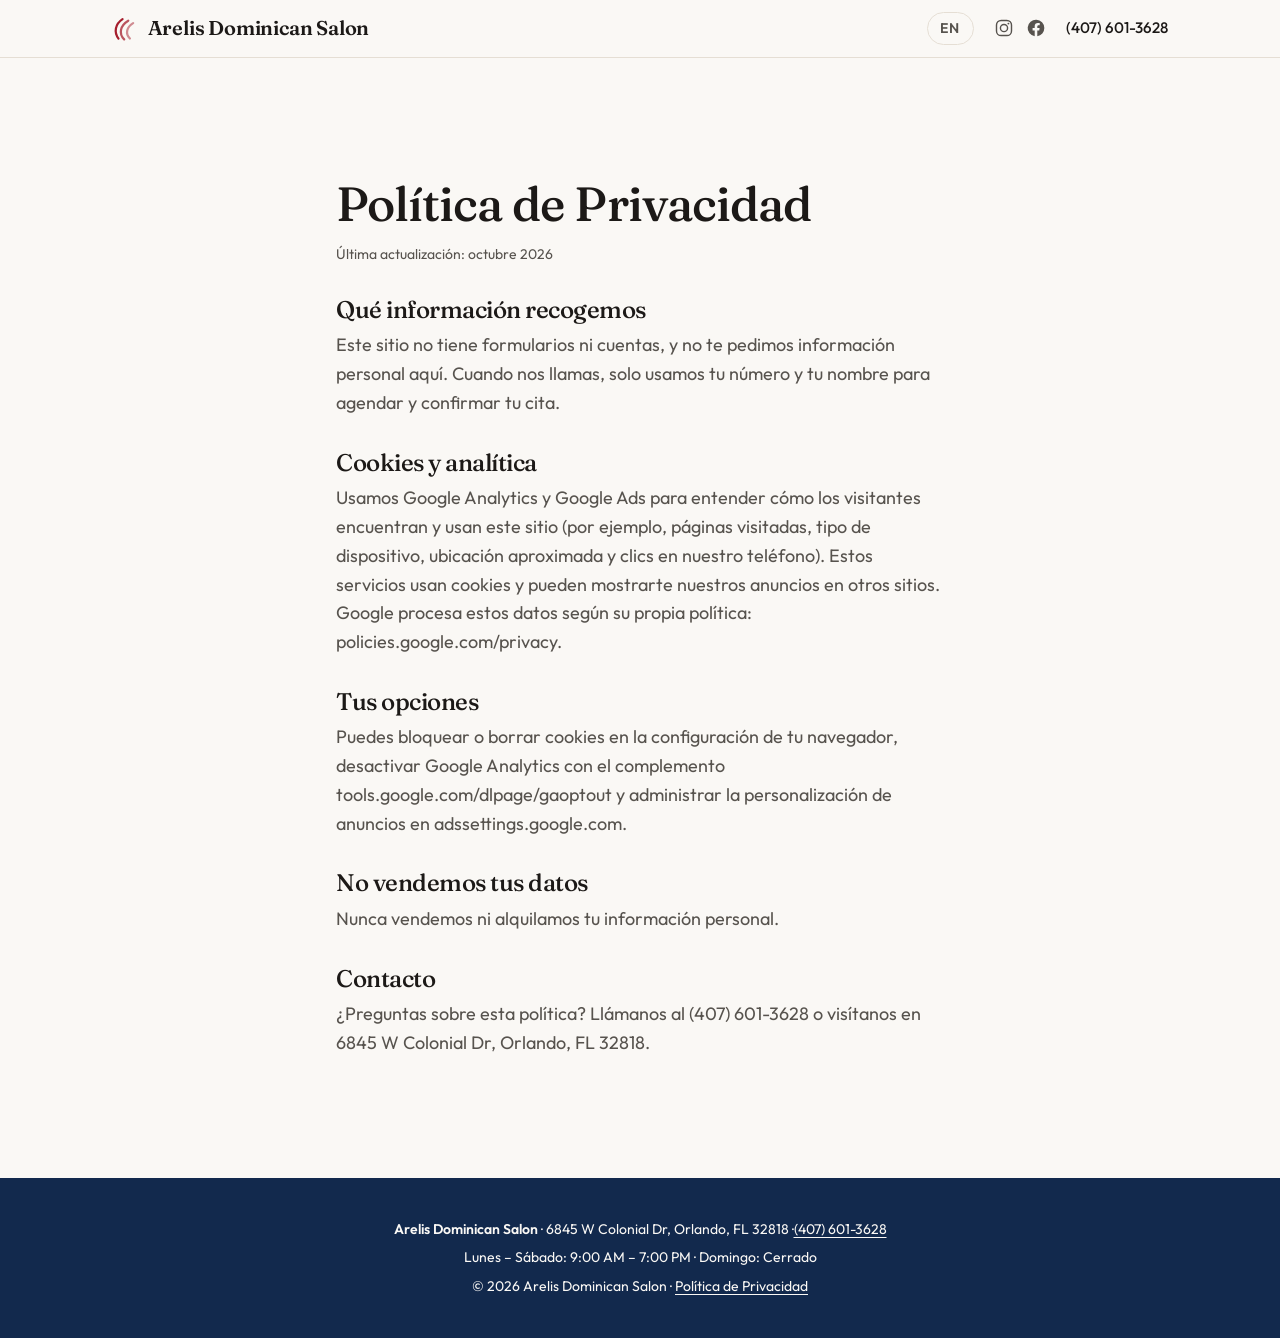
<file: es/privacidad/index.html>
<!DOCTYPE html><html lang="es"><head><meta charset="utf-8"><meta name="viewport" content="width=device-width, initial-scale=1"><meta name="color-scheme" content="light"><meta name="theme-color" content="#faf8f5"><title>Política de Privacidad — Arelis Dominican Salon</title><meta name="description" content="Salón dominicano en Orlando desde 2010. Keratina, blowout dominicano, color y servicios de belleza. English y Español. Llama para reservar: (407) 601-3628."><link rel="icon" type="image/svg+xml" href="/favicon.svg"><link rel="preload" as="font" type="font/woff2" href="/_astro/kolker-brush-latin-400-normal.DJk0zcgi.woff2" crossorigin><link rel="preload" as="font" type="font/woff2" href="/_astro/fraunces-latin-500-normal.DnGCNyPD.woff2" crossorigin><link rel="canonical" href="https://arelisdominicansalonfl.com/es/privacidad/"><meta name="robots" content="noindex"><meta property="og:title" content="Política de Privacidad — Arelis Dominican Salon"><meta property="og:description" content="Salón dominicano en Orlando desde 2010. Keratina, blowout dominicano, color y servicios de belleza. English y Español. Llama para reservar: (407) 601-3628."><meta property="og:type" content="website"><meta property="og:locale" content="es_US"><meta property="og:url" content="https://arelisdominicansalonfl.com/es/privacidad/"><meta property="og:image" content="https://arelisdominicansalonfl.com/_astro/hero.CcRAVT7H.jpg"><script type="application/ld+json">{"@context":"https://schema.org","@type":"HairSalon","name":"Arelis Dominican Salon","telephone":"+14076013628","address":{"@type":"PostalAddress","streetAddress":"6845 W Colonial Dr","addressLocality":"Orlando","addressRegion":"FL","postalCode":"32818","addressCountry":"US"},"url":"https://arelisdominicansalonfl.com/es/privacidad/","image":"https://arelisdominicansalonfl.com/_astro/hero.CcRAVT7H.jpg","sameAs":["https://www.instagram.com/arelisdominicansalon/","https://www.facebook.com/Arelisdominican/"],"foundingDate":"2010","description":"Dominican hair salon in Orlando, FL since 2010. Dominican blowouts, keratin and deep repair treatments, silk press for natural hair and hair color. English and Spanish spoken.","geo":{"@type":"GeoCoordinates","latitude":28.553394,"longitude":-81.474454},"hasMap":"https://www.google.com/maps/search/?api=1&query=Arelis+Dominican+Salon+6845+W+Colonial+Dr+Orlando+FL","areaServed":{"@type":"City","name":"Orlando, FL"},"knowsLanguage":["en","es"],"makesOffer":[{"@type":"Offer","itemOffered":{"@type":"Service","name":"Dominican Blowout"}},{"@type":"Offer","itemOffered":{"@type":"Service","name":"Keratin Treatment"}},{"@type":"Offer","itemOffered":{"@type":"Service","name":"Deep Repair Treatment"}},{"@type":"Offer","itemOffered":{"@type":"Service","name":"Silk Press"}},{"@type":"Offer","itemOffered":{"@type":"Service","name":"Hair Color"}},{"@type":"Offer","itemOffered":{"@type":"Service","name":"Balayage"}},{"@type":"Offer","itemOffered":{"@type":"Service","name":"Haircuts"}},{"@type":"Offer","itemOffered":{"@type":"Service","name":"Hair Extensions"}}],"openingHoursSpecification":[{"@type":"OpeningHoursSpecification","dayOfWeek":["Monday","Tuesday","Wednesday","Thursday","Friday","Saturday"],"opens":"09:00","closes":"19:00"}]}</script><script async src="https://www.googletagmanager.com/gtag/js?id=G-V1P040FRRR"></script><script>(function(){const tagIds = ["G-V1P040FRRR"];

          window.dataLayer = window.dataLayer || [];
          function gtag() {
            dataLayer.push(arguments);
          }
          window.gtag = gtag;
          gtag("js", new Date());
          tagIds.forEach(function (id) {
            gtag("config", id);
          });
          // conversions: phone taps (primary) and map/directions taps (secondary)
          document.addEventListener("click", function (e) {
            var a = e.target.closest && e.target.closest("a[href]");
            if (!a) return;
            if (a.href.indexOf("tel:") === 0) {
              gtag("event", "call_click", { link_url: a.href, link_text: a.textContent.trim() });
            } else if (/google\.com\/maps/.test(a.href)) {
              gtag("event", "directions_click", { link_url: a.href });
            }
          });
        })();</script><script>
      document.documentElement.classList.add("js");
      // hold the script wordmark until Kolker Brush is ready — the fallback
      // cursive face is much wider, so painting it first makes the title jump
      (function () {
        var html = document.documentElement;
        if (!document.fonts || !document.fonts.load) return;
        html.classList.add("fonts-loading");
        var done = function () {
          html.classList.remove("fonts-loading");
        };
        // this runs before the stylesheet declares the @font-face, when load()
        // resolves empty — retry until the face exists and has loaded
        (function tryLoad() {
          document.fonts.load('1em "Kolker Brush"').then(function (faces) {
            if (faces.length) done();
            else if (html.classList.contains("fonts-loading")) setTimeout(tryLoad, 50);
          }, done);
        })();
        setTimeout(done, 3000);
      })();
    </script><link rel="stylesheet" href="/_astro/BaseLayout.DQVOtJI7.css"><style>.privacy[data-astro-cid-mqtmtfyu]{max-width:44rem}.privacy__updated[data-astro-cid-mqtmtfyu]{font-size:var(--text-small);margin-bottom:2rem}.privacy[data-astro-cid-mqtmtfyu] h2[data-astro-cid-mqtmtfyu]{font-size:var(--text-h3);margin:2rem 0 .5rem}
</style></head><body id="top"><header class="header" data-astro-cid-nen7h5rs><div class="container header__inner" data-astro-cid-nen7h5rs><a href="#top" class="wordmark" data-astro-cid-nen7h5rs><img src="/images/logo/mark.svg" alt="" width="26" height="26" class="wordmark__mark" data-astro-cid-nen7h5rs>Arelis Dominican Salon</a><nav class="header__contact" aria-label="Contact" data-astro-cid-nen7h5rs><a href="/privacy/" class="lang" data-astro-cid-nen7h5rs>EN</a><span class="header__social" data-astro-cid-nen7h5rs><a href="https://www.instagram.com/arelisdominicansalon/" target="_blank" rel="noopener" aria-label="Instagram" data-astro-cid-nen7h5rs><svg viewBox="0 0 24 24" width="20" height="20" fill="none" stroke="currentColor" stroke-width="1.7"><rect x="3" y="3" width="18" height="18" rx="5.5"></rect><circle cx="12" cy="12" r="4.3"></circle><circle cx="17.3" cy="6.7" r="1.15" fill="currentColor" stroke="none"></circle></svg></a><a href="https://www.facebook.com/Arelisdominican/" target="_blank" rel="noopener" aria-label="Facebook" data-astro-cid-nen7h5rs><svg viewBox="0 0 24 24" width="20" height="20" fill="currentColor"><path d="M22 12a10 10 0 1 0-11.56 9.88v-6.99H7.9V12h2.54V9.8c0-2.5 1.49-3.89 3.77-3.89 1.1 0 2.24.2 2.24.2v2.46h-1.26c-1.24 0-1.63.77-1.63 1.56V12h2.78l-.44 2.89h-2.34v6.99A10 10 0 0 0 22 12Z"></path></svg></a></span><a href="tel:+14076013628" class="phone" data-astro-cid-nen7h5rs>(407) 601-3628</a></nav></div></header><main><section class="section" data-astro-cid-mqtmtfyu><div class="container privacy" data-astro-cid-mqtmtfyu><h1 class="section-title" data-astro-cid-mqtmtfyu>Política de Privacidad</h1><p class="privacy__updated" data-astro-cid-mqtmtfyu>Última actualización: octubre 2026</p><h2 data-astro-cid-mqtmtfyu>Qué información recogemos</h2><p data-astro-cid-mqtmtfyu>Este sitio no tiene formularios ni cuentas, y no te pedimos información personal aquí. Cuando nos llamas, solo usamos tu número y tu nombre para agendar y confirmar tu cita.</p><h2 data-astro-cid-mqtmtfyu>Cookies y analítica</h2><p data-astro-cid-mqtmtfyu>Usamos Google Analytics y Google Ads para entender cómo los visitantes encuentran y usan este sitio (por ejemplo, páginas visitadas, tipo de dispositivo, ubicación aproximada y clics en nuestro teléfono). Estos servicios usan cookies y pueden mostrarte nuestros anuncios en otros sitios. Google procesa estos datos según su propia política: policies.google.com/privacy.</p><h2 data-astro-cid-mqtmtfyu>Tus opciones</h2><p data-astro-cid-mqtmtfyu>Puedes bloquear o borrar cookies en la configuración de tu navegador, desactivar Google Analytics con el complemento tools.google.com/dlpage/gaoptout y administrar la personalización de anuncios en adssettings.google.com.</p><h2 data-astro-cid-mqtmtfyu>No vendemos tus datos</h2><p data-astro-cid-mqtmtfyu>Nunca vendemos ni alquilamos tu información personal.</p><h2 data-astro-cid-mqtmtfyu>Contacto</h2><p data-astro-cid-mqtmtfyu>¿Preguntas sobre esta política? Llámanos al (407) 601-3628 o visítanos en 6845 W Colonial Dr, Orlando, FL 32818.</p></div></section></main><footer class="footer" data-astro-cid-jo6i4kqk><div class="container footer__inner" data-astro-cid-jo6i4kqk><p data-astro-cid-jo6i4kqk><strong data-astro-cid-jo6i4kqk>Arelis Dominican Salon</strong> · 6845 W Colonial Dr, Orlando, FL 32818 ·<a href="tel:+14076013628" data-astro-cid-jo6i4kqk>(407) 601-3628</a></p><p data-astro-cid-jo6i4kqk>Lunes – Sábado: 9:00 AM – 7:00 PM · Domingo: Cerrado</p><p data-astro-cid-jo6i4kqk>© 2026 Arelis Dominican Salon · <a href="/es/privacidad/" data-astro-cid-jo6i4kqk>Política de Privacidad</a></p></div></footer><a href="/privacy/" class="lang-pill" data-astro-cid-xo7b6euh>EN</a><div class="social-pill" data-astro-cid-xo7b6euh><a href="https://www.instagram.com/arelisdominicansalon/" target="_blank" rel="noopener" aria-label="Instagram" data-astro-cid-xo7b6euh><svg viewBox="0 0 24 24" width="19" height="19" fill="none" stroke="currentColor" stroke-width="1.7"><rect x="3" y="3" width="18" height="18" rx="5.5"></rect><circle cx="12" cy="12" r="4.3"></circle><circle cx="17.3" cy="6.7" r="1.15" fill="currentColor" stroke="none"></circle></svg></a><a href="https://www.facebook.com/Arelisdominican/" target="_blank" rel="noopener" aria-label="Facebook" data-astro-cid-xo7b6euh><svg viewBox="0 0 24 24" width="19" height="19" fill="currentColor"><path d="M22 12a10 10 0 1 0-11.56 9.88v-6.99H7.9V12h2.54V9.8c0-2.5 1.49-3.89 3.77-3.89 1.1 0 2.24.2 2.24.2v2.46h-1.26c-1.24 0-1.63.77-1.63 1.56V12h2.78l-.44 2.89h-2.34v6.99A10 10 0 0 0 22 12Z"></path></svg></a></div><nav class="sticky-bar" aria-label="Quick contact" data-astro-cid-xo7b6euh><a href="tel:+14076013628" class="bar-btn bar-btn--call" data-astro-cid-xo7b6euh>Llama Ahora</a></nav><script>
      (function () {
        var els = document.querySelectorAll(".reveal");
        if (!("IntersectionObserver" in window)) {
          els.forEach(function (el) {
            el.classList.add("is-visible");
          });
          return;
        }
        var io = new IntersectionObserver(
          function (entries) {
            entries.forEach(function (e) {
              if (e.isIntersecting) {
                e.target.classList.add("is-visible");
                io.unobserve(e.target);
              }
            });
          },
          { threshold: 0.1, rootMargin: "0px 0px -10% 0px" }
        );
        els.forEach(function (el) {
          io.observe(el);
        });
      })();
    </script></body></html>
</file>
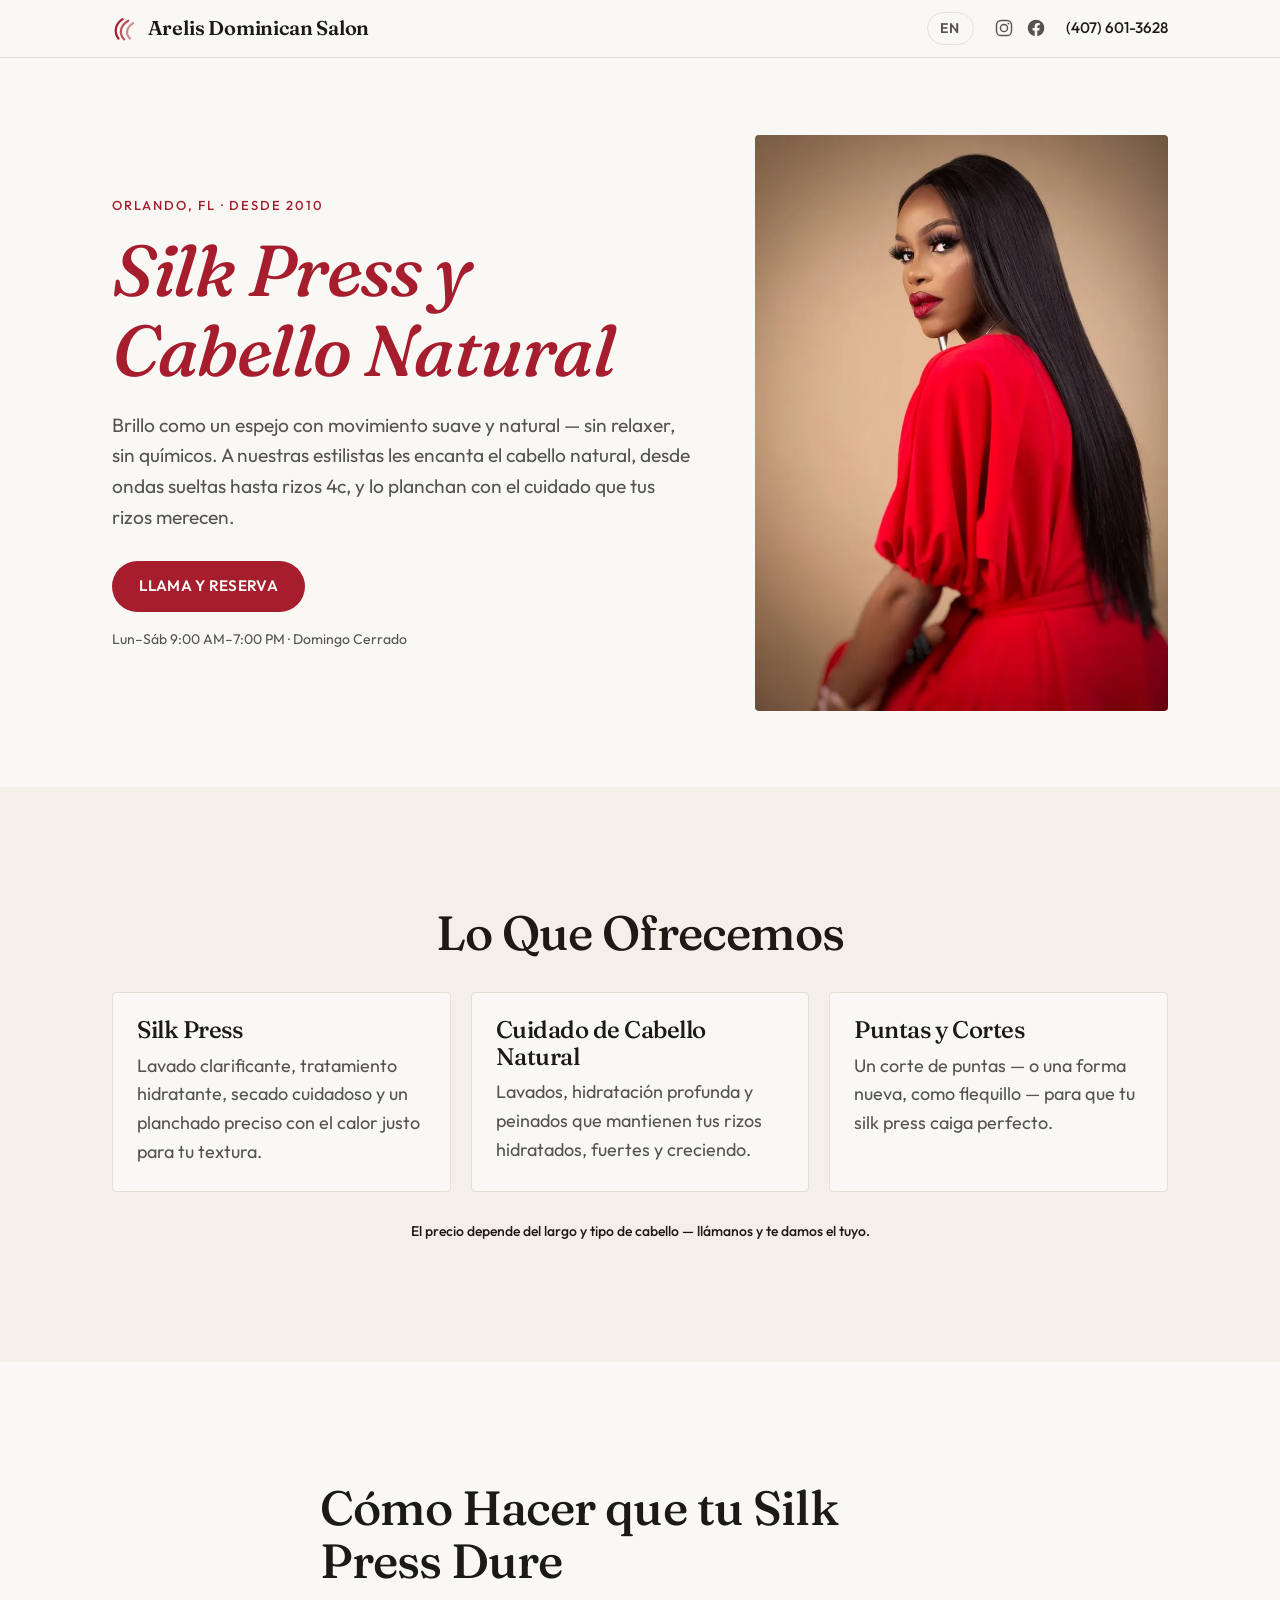
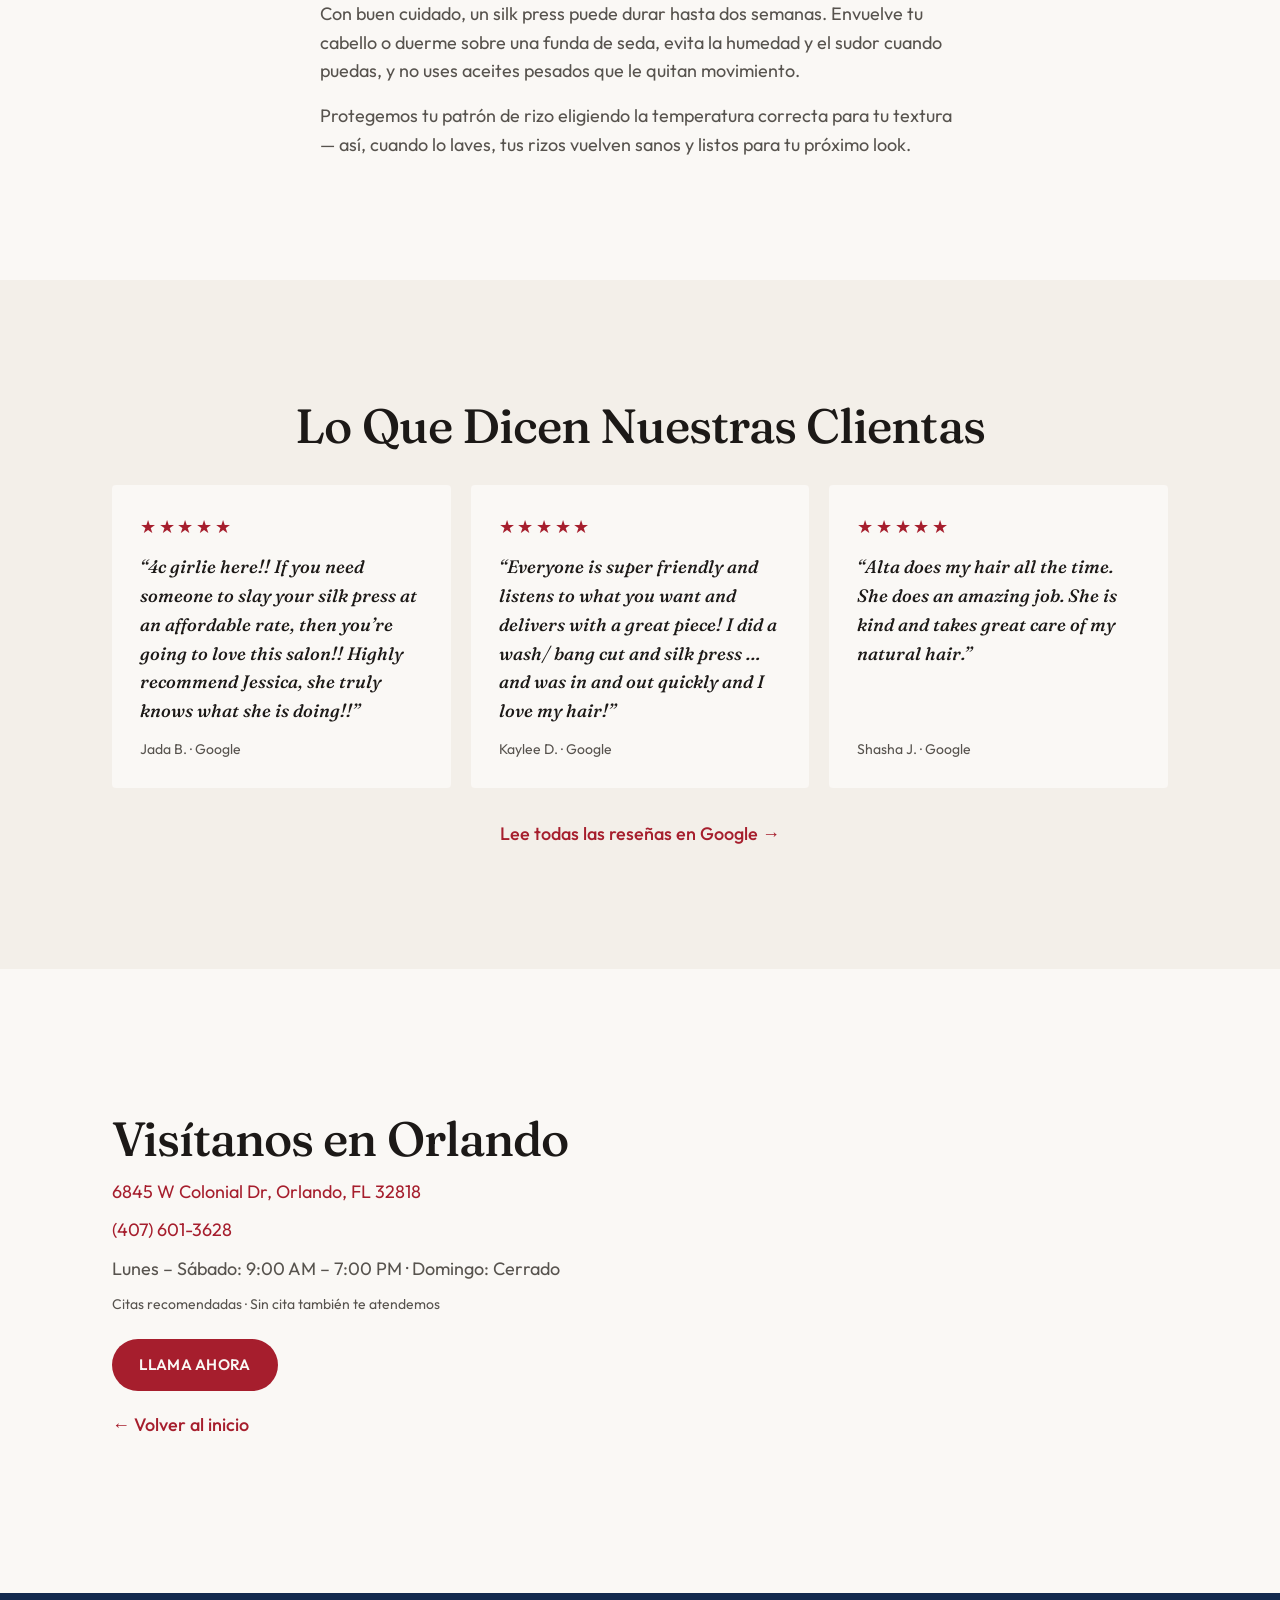
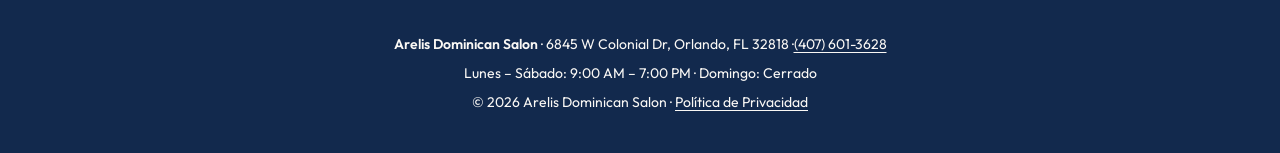
<file: es/silk-press/index.html>
<!DOCTYPE html><html lang="es"><head><meta charset="utf-8"><meta name="viewport" content="width=device-width, initial-scale=1"><meta name="color-scheme" content="light"><meta name="theme-color" content="#faf8f5"><title>Silk Press para Cabello Natural en Orlando, FL | Arelis Dominican Salon</title><meta name="description" content="Silk press liso y brillante para cabello natural y 4c en Orlando. Estilistas con experiencia que cuidan tus rizos. Llama al (407) 601-3628."><link rel="icon" type="image/svg+xml" href="/favicon.svg"><link rel="preload" as="font" type="font/woff2" href="/_astro/kolker-brush-latin-400-normal.DJk0zcgi.woff2" crossorigin><link rel="preload" as="font" type="font/woff2" href="/_astro/fraunces-latin-500-normal.DnGCNyPD.woff2" crossorigin><link rel="canonical" href="https://arelisdominicansalonfl.com/es/silk-press/"><link rel="alternate" hreflang="en" href="https://arelisdominicansalonfl.com/silk-press/"><link rel="alternate" hreflang="es" href="https://arelisdominicansalonfl.com/es/silk-press/"><link rel="alternate" hreflang="x-default" href="https://arelisdominicansalonfl.com/silk-press/"><meta property="og:title" content="Silk Press para Cabello Natural en Orlando, FL | Arelis Dominican Salon"><meta property="og:description" content="Silk press liso y brillante para cabello natural y 4c en Orlando. Estilistas con experiencia que cuidan tus rizos. Llama al (407) 601-3628."><meta property="og:type" content="website"><meta property="og:locale" content="es_US"><meta property="og:url" content="https://arelisdominicansalonfl.com/es/silk-press/"><meta property="og:image" content="https://arelisdominicansalonfl.com/_astro/hero.CcRAVT7H.jpg"><script type="application/ld+json">{"@context":"https://schema.org","@type":"HairSalon","name":"Arelis Dominican Salon","telephone":"+14076013628","address":{"@type":"PostalAddress","streetAddress":"6845 W Colonial Dr","addressLocality":"Orlando","addressRegion":"FL","postalCode":"32818","addressCountry":"US"},"url":"https://arelisdominicansalonfl.com/es/silk-press/","image":"https://arelisdominicansalonfl.com/_astro/hero.CcRAVT7H.jpg","sameAs":["https://www.instagram.com/arelisdominicansalon/","https://www.facebook.com/Arelisdominican/"],"foundingDate":"2010","description":"Dominican hair salon in Orlando, FL since 2010. Dominican blowouts, keratin and deep repair treatments, silk press for natural hair and hair color. English and Spanish spoken.","geo":{"@type":"GeoCoordinates","latitude":28.553394,"longitude":-81.474454},"hasMap":"https://www.google.com/maps/search/?api=1&query=Arelis+Dominican+Salon+6845+W+Colonial+Dr+Orlando+FL","areaServed":{"@type":"City","name":"Orlando, FL"},"knowsLanguage":["en","es"],"makesOffer":[{"@type":"Offer","itemOffered":{"@type":"Service","name":"Dominican Blowout"}},{"@type":"Offer","itemOffered":{"@type":"Service","name":"Keratin Treatment"}},{"@type":"Offer","itemOffered":{"@type":"Service","name":"Deep Repair Treatment"}},{"@type":"Offer","itemOffered":{"@type":"Service","name":"Silk Press"}},{"@type":"Offer","itemOffered":{"@type":"Service","name":"Hair Color"}},{"@type":"Offer","itemOffered":{"@type":"Service","name":"Balayage"}},{"@type":"Offer","itemOffered":{"@type":"Service","name":"Haircuts"}},{"@type":"Offer","itemOffered":{"@type":"Service","name":"Hair Extensions"}}],"openingHoursSpecification":[{"@type":"OpeningHoursSpecification","dayOfWeek":["Monday","Tuesday","Wednesday","Thursday","Friday","Saturday"],"opens":"09:00","closes":"19:00"}]}</script><script async src="https://www.googletagmanager.com/gtag/js?id=G-V1P040FRRR"></script><script>(function(){const tagIds = ["G-V1P040FRRR"];

          window.dataLayer = window.dataLayer || [];
          function gtag() {
            dataLayer.push(arguments);
          }
          window.gtag = gtag;
          gtag("js", new Date());
          tagIds.forEach(function (id) {
            gtag("config", id);
          });
          // conversions: phone taps (primary) and map/directions taps (secondary)
          document.addEventListener("click", function (e) {
            var a = e.target.closest && e.target.closest("a[href]");
            if (!a) return;
            if (a.href.indexOf("tel:") === 0) {
              gtag("event", "call_click", { link_url: a.href, link_text: a.textContent.trim() });
            } else if (/google\.com\/maps/.test(a.href)) {
              gtag("event", "directions_click", { link_url: a.href });
            }
          });
        })();</script><script>
      document.documentElement.classList.add("js");
      // hold the script wordmark until Kolker Brush is ready — the fallback
      // cursive face is much wider, so painting it first makes the title jump
      (function () {
        var html = document.documentElement;
        if (!document.fonts || !document.fonts.load) return;
        html.classList.add("fonts-loading");
        var done = function () {
          html.classList.remove("fonts-loading");
        };
        // this runs before the stylesheet declares the @font-face, when load()
        // resolves empty — retry until the face exists and has loaded
        (function tryLoad() {
          document.fonts.load('1em "Kolker Brush"').then(function (faces) {
            if (faces.length) done();
            else if (html.classList.contains("fonts-loading")) setTimeout(tryLoad, 50);
          }, done);
        })();
        setTimeout(done, 3000);
      })();
    </script><link rel="stylesheet" href="/_astro/BaseLayout.DQVOtJI7.css"><style>.sp-center[data-astro-cid-nsurbltt]{text-align:center}.sp-hero[data-astro-cid-nsurbltt]{padding-block:clamp(2.5rem,6vw,5rem)}@media (width<=767px){.sp-hero[data-astro-cid-nsurbltt]{padding-top:5rem}}.sp-hero__grid[data-astro-cid-nsurbltt]{align-items:center;gap:clamp(2rem,5vw,4rem);display:grid}.sp-hero__title[data-astro-cid-nsurbltt]{font-style:italic;font-size:var(--text-hero);color:var(--color-accent);margin-bottom:1.25rem}.sp-hero__intro[data-astro-cid-nsurbltt]{max-width:52ch;margin-bottom:1.75rem;font-size:1.2rem}.sp-hero__micro[data-astro-cid-nsurbltt]{font-size:var(--text-small);margin-top:1rem}.sp-hero__photo[data-astro-cid-nsurbltt] img[data-astro-cid-nsurbltt]{aspect-ratio:4/5;object-fit:cover;border-radius:4px;width:100%;max-height:36rem}.sp-offer[data-astro-cid-nsurbltt]{gap:1.25rem;margin-top:2rem;padding:0;list-style:none;display:grid}.sp-offer__item[data-astro-cid-nsurbltt]{background:var(--color-bg);border:1px solid var(--color-line);border-radius:4px;padding:1.5rem}.sp-offer__item[data-astro-cid-nsurbltt] h3[data-astro-cid-nsurbltt]{font-size:var(--text-h3);margin-bottom:.5rem}.sp-price[data-astro-cid-nsurbltt]{font-size:var(--text-small);color:var(--color-ink);margin-top:1.75rem;font-weight:500}.sp-detail[data-astro-cid-nsurbltt]{max-width:46rem}.sp-detail[data-astro-cid-nsurbltt] p[data-astro-cid-nsurbltt]+p[data-astro-cid-nsurbltt]{margin-top:1rem}.sp-reviews[data-astro-cid-nsurbltt]{gap:1.25rem;margin:2rem 0;display:grid}.sp-review[data-astro-cid-nsurbltt]{background:var(--color-bg);border-radius:4px;flex-direction:column;gap:.75rem;padding:1.75rem;display:flex}.sp-review__stars[data-astro-cid-nsurbltt]{color:var(--color-accent);letter-spacing:.15em}.sp-review[data-astro-cid-nsurbltt] p[data-astro-cid-nsurbltt]{font-family:var(--font-display);color:var(--color-ink);flex:1;font-style:italic}.sp-review[data-astro-cid-nsurbltt] cite[data-astro-cid-nsurbltt]{font-style:normal;font-size:var(--text-small)}.sp-link[data-astro-cid-nsurbltt]{font-weight:500}.sp-visit[data-astro-cid-nsurbltt]{align-items:center;gap:2rem;display:grid}.sp-visit[data-astro-cid-nsurbltt] p[data-astro-cid-nsurbltt]{margin-bottom:.6rem}.sp-visit__note[data-astro-cid-nsurbltt]{font-size:var(--text-small);margin-bottom:1.5rem!important}.sp-visit[data-astro-cid-nsurbltt] .btn{margin-bottom:1.25rem}.sp-visit__map[data-astro-cid-nsurbltt]{aspect-ratio:4/3;border:0;border-radius:4px;width:100%}@media (width>=900px){.sp-hero__grid[data-astro-cid-nsurbltt]{grid-template-columns:7fr 5fr}.sp-offer[data-astro-cid-nsurbltt]{grid-template-columns:repeat(auto-fit,minmax(14rem,1fr))}.sp-reviews[data-astro-cid-nsurbltt]{grid-template-columns:repeat(3,1fr)}.sp-visit[data-astro-cid-nsurbltt]{grid-template-columns:1fr 1fr}}
.btn[data-astro-cid-dbvitpls]{min-height:44px;font-family:var(--font-body);letter-spacing:.02em;text-transform:uppercase;transition:background var(--transition), transform var(--transition);border-radius:999px;justify-content:center;align-items:center;gap:.5em;padding:.9em 1.8em;font-size:.95rem;font-weight:600;display:inline-flex}.btn--call[data-astro-cid-dbvitpls]{background:var(--color-accent);color:var(--color-on-accent)}.btn--call[data-astro-cid-dbvitpls]:hover{background:var(--color-accent-ink);color:var(--color-on-accent)}.btn[data-astro-cid-dbvitpls]:active{transform:scale(.98)}.btn--compact[data-astro-cid-dbvitpls]{min-height:36px;padding:.55em 1.2em;font-size:.85rem}
</style></head><body id="top"><header class="header" data-astro-cid-nen7h5rs><div class="container header__inner" data-astro-cid-nen7h5rs><a href="#top" class="wordmark" data-astro-cid-nen7h5rs><img src="/images/logo/mark.svg" alt="" width="26" height="26" class="wordmark__mark" data-astro-cid-nen7h5rs>Arelis Dominican Salon</a><nav class="header__contact" aria-label="Contact" data-astro-cid-nen7h5rs><a href="/silk-press/" class="lang" data-astro-cid-nen7h5rs>EN</a><span class="header__social" data-astro-cid-nen7h5rs><a href="https://www.instagram.com/arelisdominicansalon/" target="_blank" rel="noopener" aria-label="Instagram" data-astro-cid-nen7h5rs><svg viewBox="0 0 24 24" width="20" height="20" fill="none" stroke="currentColor" stroke-width="1.7"><rect x="3" y="3" width="18" height="18" rx="5.5"></rect><circle cx="12" cy="12" r="4.3"></circle><circle cx="17.3" cy="6.7" r="1.15" fill="currentColor" stroke="none"></circle></svg></a><a href="https://www.facebook.com/Arelisdominican/" target="_blank" rel="noopener" aria-label="Facebook" data-astro-cid-nen7h5rs><svg viewBox="0 0 24 24" width="20" height="20" fill="currentColor"><path d="M22 12a10 10 0 1 0-11.56 9.88v-6.99H7.9V12h2.54V9.8c0-2.5 1.49-3.89 3.77-3.89 1.1 0 2.24.2 2.24.2v2.46h-1.26c-1.24 0-1.63.77-1.63 1.56V12h2.78l-.44 2.89h-2.34v6.99A10 10 0 0 0 22 12Z"></path></svg></a></span><a href="tel:+14076013628" class="phone" data-astro-cid-nen7h5rs>(407) 601-3628</a></nav></div></header><main><article class="sp" data-astro-cid-nsurbltt><section class="sp-hero" data-astro-cid-nsurbltt><div class="container sp-hero__grid" data-astro-cid-nsurbltt><div class="sp-hero__copy" data-astro-cid-nsurbltt><span class="eyebrow" data-astro-cid-nsurbltt>Orlando, FL · Desde 2010</span><h1 class="sp-hero__title" data-astro-cid-nsurbltt>Silk Press y Cabello Natural</h1><p class="sp-hero__intro" data-astro-cid-nsurbltt>Brillo como un espejo con movimiento suave y natural — sin relaxer, sin químicos. A nuestras estilistas les encanta el cabello natural, desde ondas sueltas hasta rizos 4c, y lo planchan con el cuidado que tus rizos merecen.</p><a href="tel:+14076013628" class="btn btn--call" data-astro-cid-dbvitpls>Llama y Reserva</a><p class="sp-hero__micro" data-astro-cid-nsurbltt>Lun–Sáb 9:00 AM–7:00 PM · Domingo Cerrado</p></div><div class="sp-hero__photo" data-astro-cid-nsurbltt><img src="/_astro/hero.CcRAVT7H_1I2lCj.webp" srcset="/_astro/hero.CcRAVT7H_4dgXd.webp 480w, /_astro/hero.CcRAVT7H_Z1deuHv.webp 800w" alt="Silk Press y Cabello Natural" loading="eager" sizes="(min-width: 900px) 40vw, 100vw" data-astro-cid-nsurbltt="true" decoding="async" width="900" height="1125"></div></div></section><section class="section section--alt" data-astro-cid-nsurbltt><div class="container" data-astro-cid-nsurbltt><h2 class="section-title sp-center" data-astro-cid-nsurbltt>Lo Que Ofrecemos</h2><ul class="sp-offer" data-astro-cid-nsurbltt><li class="sp-offer__item" data-astro-cid-nsurbltt><h3 data-astro-cid-nsurbltt>Silk Press</h3><p data-astro-cid-nsurbltt>Lavado clarificante, tratamiento hidratante, secado cuidadoso y un planchado preciso con el calor justo para tu textura.</p></li><li class="sp-offer__item" data-astro-cid-nsurbltt><h3 data-astro-cid-nsurbltt>Cuidado de Cabello Natural</h3><p data-astro-cid-nsurbltt>Lavados, hidratación profunda y peinados que mantienen tus rizos hidratados, fuertes y creciendo.</p></li><li class="sp-offer__item" data-astro-cid-nsurbltt><h3 data-astro-cid-nsurbltt>Puntas y Cortes</h3><p data-astro-cid-nsurbltt>Un corte de puntas — o una forma nueva, como flequillo — para que tu silk press caiga perfecto.</p></li></ul><p class="sp-center sp-price" data-astro-cid-nsurbltt>El precio depende del largo y tipo de cabello — llámanos y te damos el tuyo.</p></div></section><section class="section" data-astro-cid-nsurbltt><div class="container sp-detail" data-astro-cid-nsurbltt><h2 class="section-title" data-astro-cid-nsurbltt>Cómo Hacer que tu Silk Press Dure</h2><p data-astro-cid-nsurbltt>Con buen cuidado, un silk press puede durar hasta dos semanas. Envuelve tu cabello o duerme sobre una funda de seda, evita la humedad y el sudor cuando puedas, y no uses aceites pesados que le quitan movimiento.</p><p data-astro-cid-nsurbltt>Protegemos tu patrón de rizo eligiendo la temperatura correcta para tu textura — así, cuando lo laves, tus rizos vuelven sanos y listos para tu próximo look.</p></div></section><section class="section section--alt" data-astro-cid-nsurbltt><div class="container" data-astro-cid-nsurbltt><h2 class="section-title sp-center" data-astro-cid-nsurbltt>Lo Que Dicen Nuestras Clientas</h2><div class="sp-reviews" data-astro-cid-nsurbltt><blockquote class="sp-review" data-astro-cid-nsurbltt><span class="sp-review__stars" aria-label="5 stars" data-astro-cid-nsurbltt>★★★★★</span><p data-astro-cid-nsurbltt>“4c girlie here!! If you need someone to slay your silk press at an affordable rate, then you’re going to love this salon!! Highly recommend Jessica, she truly knows what she is doing!!”</p><cite data-astro-cid-nsurbltt>Jada B. · Google</cite></blockquote><blockquote class="sp-review" data-astro-cid-nsurbltt><span class="sp-review__stars" aria-label="5 stars" data-astro-cid-nsurbltt>★★★★★</span><p data-astro-cid-nsurbltt>“Everyone is super friendly and listens to what you want and delivers with a great piece! I did a wash/ bang cut and silk press … and was in and out quickly and I love my hair!”</p><cite data-astro-cid-nsurbltt>Kaylee D. · Google</cite></blockquote><blockquote class="sp-review" data-astro-cid-nsurbltt><span class="sp-review__stars" aria-label="5 stars" data-astro-cid-nsurbltt>★★★★★</span><p data-astro-cid-nsurbltt>“Alta does my hair all the time. She does an amazing job. She is kind and takes great care of my natural hair.”</p><cite data-astro-cid-nsurbltt>Shasha J. · Google</cite></blockquote></div><p class="sp-center" data-astro-cid-nsurbltt><a href="https://www.google.com/maps/search/?api=1&amp;query=Arelis+Dominican+Salon+6845+W+Colonial+Dr+Orlando+FL" target="_blank" rel="noopener" class="sp-link" data-astro-cid-nsurbltt>Lee todas las reseñas en Google →</a></p></div></section><section class="section" data-astro-cid-nsurbltt><div class="container sp-visit" data-astro-cid-nsurbltt><div data-astro-cid-nsurbltt><h2 class="section-title" data-astro-cid-nsurbltt>Visítanos en Orlando</h2><p data-astro-cid-nsurbltt><a href="https://www.google.com/maps/search/?api=1&amp;query=Arelis+Dominican+Salon+6845+W+Colonial+Dr+Orlando+FL" target="_blank" rel="noopener" data-astro-cid-nsurbltt>6845 W Colonial Dr, Orlando, FL 32818</a></p><p data-astro-cid-nsurbltt><a href="tel:+14076013628" data-astro-cid-nsurbltt>(407) 601-3628</a></p><p data-astro-cid-nsurbltt>Lunes – Sábado: 9:00 AM – 7:00 PM · Domingo: Cerrado</p><p class="sp-visit__note" data-astro-cid-nsurbltt>Citas recomendadas · Sin cita también te atendemos</p><a href="tel:+14076013628" class="btn btn--call" data-astro-cid-dbvitpls>Llama Ahora</a><p data-astro-cid-nsurbltt><a href="/es/" class="sp-link" data-astro-cid-nsurbltt>← Volver al inicio</a></p></div><iframe class="sp-visit__map" src="https://www.google.com/maps?q=Arelis+Dominican+Salon,+6845+W+Colonial+Dr,+Orlando,+FL&amp;output=embed" title="Map to Arelis Dominican Salon" loading="lazy" referrerpolicy="no-referrer-when-downgrade" data-astro-cid-nsurbltt></iframe></div></section></article></main><footer class="footer" data-astro-cid-jo6i4kqk><div class="container footer__inner" data-astro-cid-jo6i4kqk><p data-astro-cid-jo6i4kqk><strong data-astro-cid-jo6i4kqk>Arelis Dominican Salon</strong> · 6845 W Colonial Dr, Orlando, FL 32818 ·<a href="tel:+14076013628" data-astro-cid-jo6i4kqk>(407) 601-3628</a></p><p data-astro-cid-jo6i4kqk>Lunes – Sábado: 9:00 AM – 7:00 PM · Domingo: Cerrado</p><p data-astro-cid-jo6i4kqk>© 2026 Arelis Dominican Salon · <a href="/es/privacidad/" data-astro-cid-jo6i4kqk>Política de Privacidad</a></p></div></footer><a href="/silk-press/" class="lang-pill" data-astro-cid-xo7b6euh>EN</a><div class="social-pill" data-astro-cid-xo7b6euh><a href="https://www.instagram.com/arelisdominicansalon/" target="_blank" rel="noopener" aria-label="Instagram" data-astro-cid-xo7b6euh><svg viewBox="0 0 24 24" width="19" height="19" fill="none" stroke="currentColor" stroke-width="1.7"><rect x="3" y="3" width="18" height="18" rx="5.5"></rect><circle cx="12" cy="12" r="4.3"></circle><circle cx="17.3" cy="6.7" r="1.15" fill="currentColor" stroke="none"></circle></svg></a><a href="https://www.facebook.com/Arelisdominican/" target="_blank" rel="noopener" aria-label="Facebook" data-astro-cid-xo7b6euh><svg viewBox="0 0 24 24" width="19" height="19" fill="currentColor"><path d="M22 12a10 10 0 1 0-11.56 9.88v-6.99H7.9V12h2.54V9.8c0-2.5 1.49-3.89 3.77-3.89 1.1 0 2.24.2 2.24.2v2.46h-1.26c-1.24 0-1.63.77-1.63 1.56V12h2.78l-.44 2.89h-2.34v6.99A10 10 0 0 0 22 12Z"></path></svg></a></div><nav class="sticky-bar" aria-label="Quick contact" data-astro-cid-xo7b6euh><a href="tel:+14076013628" class="bar-btn bar-btn--call" data-astro-cid-xo7b6euh>Llama Ahora</a></nav><script>
      (function () {
        var els = document.querySelectorAll(".reveal");
        if (!("IntersectionObserver" in window)) {
          els.forEach(function (el) {
            el.classList.add("is-visible");
          });
          return;
        }
        var io = new IntersectionObserver(
          function (entries) {
            entries.forEach(function (e) {
              if (e.isIntersecting) {
                e.target.classList.add("is-visible");
                io.unobserve(e.target);
              }
            });
          },
          { threshold: 0.1, rootMargin: "0px 0px -10% 0px" }
        );
        els.forEach(function (el) {
          io.observe(el);
        });
      })();
    </script></body></html>
</file>
<file: _astro/BaseLayout.DQVOtJI7.css>
@font-face{font-family:Outfit;font-style:normal;font-display:swap;font-weight:400;src:url(/_astro/outfit-latin-ext-400-normal.5tcqmc2S.woff2)format("woff2"),url(/_astro/outfit-latin-ext-400-normal.DHm7mdGe.woff)format("woff");unicode-range:U+100-2BA,U+2BD-2C5,U+2C7-2CC,U+2CE-2D7,U+2DD-2FF,U+304,U+308,U+329,U+1D00-1DBF,U+1E00-1E9F,U+1EF2-1EFF,U+2020,U+20A0-20AB,U+20AD-20C0,U+2113,U+2C60-2C7F,U+A720-A7FF}@font-face{font-family:Outfit;font-style:normal;font-display:swap;font-weight:400;src:url(/_astro/outfit-latin-400-normal.BGsTXAXT.woff2)format("woff2"),url(/_astro/outfit-latin-400-normal.DMwTpYkH.woff)format("woff");unicode-range:U+??,U+131,U+152-153,U+2BB-2BC,U+2C6,U+2DA,U+2DC,U+304,U+308,U+329,U+2000-206F,U+20AC,U+2122,U+2191,U+2193,U+2212,U+2215,U+FEFF,U+FFFD}@font-face{font-family:Outfit;font-style:normal;font-display:swap;font-weight:500;src:url(/_astro/outfit-latin-ext-500-normal.zeox_O30.woff2)format("woff2"),url(/_astro/outfit-latin-ext-500-normal.DrCvqoFD.woff)format("woff");unicode-range:U+100-2BA,U+2BD-2C5,U+2C7-2CC,U+2CE-2D7,U+2DD-2FF,U+304,U+308,U+329,U+1D00-1DBF,U+1E00-1E9F,U+1EF2-1EFF,U+2020,U+20A0-20AB,U+20AD-20C0,U+2113,U+2C60-2C7F,U+A720-A7FF}@font-face{font-family:Outfit;font-style:normal;font-display:swap;font-weight:500;src:url(/_astro/outfit-latin-500-normal.DKnIMDSk.woff2)format("woff2"),url(/_astro/outfit-latin-500-normal.ClnHRwRh.woff)format("woff");unicode-range:U+??,U+131,U+152-153,U+2BB-2BC,U+2C6,U+2DA,U+2DC,U+304,U+308,U+329,U+2000-206F,U+20AC,U+2122,U+2191,U+2193,U+2212,U+2215,U+FEFF,U+FFFD}@font-face{font-family:Outfit;font-style:normal;font-display:swap;font-weight:600;src:url(/_astro/outfit-latin-ext-600-normal.B85nYjL1.woff2)format("woff2"),url(/_astro/outfit-latin-ext-600-normal.CWJcPgd7.woff)format("woff");unicode-range:U+100-2BA,U+2BD-2C5,U+2C7-2CC,U+2CE-2D7,U+2DD-2FF,U+304,U+308,U+329,U+1D00-1DBF,U+1E00-1E9F,U+1EF2-1EFF,U+2020,U+20A0-20AB,U+20AD-20C0,U+2113,U+2C60-2C7F,U+A720-A7FF}@font-face{font-family:Outfit;font-style:normal;font-display:swap;font-weight:600;src:url(/_astro/outfit-latin-600-normal.B7SfZ07L.woff2)format("woff2"),url(/_astro/outfit-latin-600-normal.BEfTtDA7.woff)format("woff");unicode-range:U+??,U+131,U+152-153,U+2BB-2BC,U+2C6,U+2DA,U+2DC,U+304,U+308,U+329,U+2000-206F,U+20AC,U+2122,U+2191,U+2193,U+2212,U+2215,U+FEFF,U+FFFD}@font-face{font-family:Fraunces;font-style:normal;font-display:swap;font-weight:500;src:url(/_astro/fraunces-vietnamese-500-normal.GOH_-EGq.woff2)format("woff2"),url(/_astro/fraunces-vietnamese-500-normal.B-KbxExq.woff)format("woff");unicode-range:U+102-103,U+110-111,U+128-129,U+168-169,U+1A0-1A1,U+1AF-1B0,U+300-301,U+303-304,U+308-309,U+323,U+329,U+1EA0-1EF9,U+20AB}@font-face{font-family:Fraunces;font-style:normal;font-display:swap;font-weight:500;src:url(/_astro/fraunces-latin-ext-500-normal.Z5DV8IzT.woff2)format("woff2"),url(/_astro/fraunces-latin-ext-500-normal.BMcFk1Xs.woff)format("woff");unicode-range:U+100-2BA,U+2BD-2C5,U+2C7-2CC,U+2CE-2D7,U+2DD-2FF,U+304,U+308,U+329,U+1D00-1DBF,U+1E00-1E9F,U+1EF2-1EFF,U+2020,U+20A0-20AB,U+20AD-20C0,U+2113,U+2C60-2C7F,U+A720-A7FF}@font-face{font-family:Fraunces;font-style:normal;font-display:swap;font-weight:500;src:url(/_astro/fraunces-latin-500-normal.DnGCNyPD.woff2)format("woff2"),url(/_astro/fraunces-latin-500-normal.BTR4KCeb.woff)format("woff");unicode-range:U+??,U+131,U+152-153,U+2BB-2BC,U+2C6,U+2DA,U+2DC,U+304,U+308,U+329,U+2000-206F,U+20AC,U+2122,U+2191,U+2193,U+2212,U+2215,U+FEFF,U+FFFD}@font-face{font-family:Fraunces;font-style:normal;font-display:swap;font-weight:600;src:url(/_astro/fraunces-vietnamese-600-normal.BjlAJixd.woff2)format("woff2"),url(/_astro/fraunces-vietnamese-600-normal.DlAl5EAR.woff)format("woff");unicode-range:U+102-103,U+110-111,U+128-129,U+168-169,U+1A0-1A1,U+1AF-1B0,U+300-301,U+303-304,U+308-309,U+323,U+329,U+1EA0-1EF9,U+20AB}@font-face{font-family:Fraunces;font-style:normal;font-display:swap;font-weight:600;src:url(/_astro/fraunces-latin-ext-600-normal.BtzmzP0X.woff2)format("woff2"),url(/_astro/fraunces-latin-ext-600-normal.B0Dy4lqi.woff)format("woff");unicode-range:U+100-2BA,U+2BD-2C5,U+2C7-2CC,U+2CE-2D7,U+2DD-2FF,U+304,U+308,U+329,U+1D00-1DBF,U+1E00-1E9F,U+1EF2-1EFF,U+2020,U+20A0-20AB,U+20AD-20C0,U+2113,U+2C60-2C7F,U+A720-A7FF}@font-face{font-family:Fraunces;font-style:normal;font-display:swap;font-weight:600;src:url(/_astro/fraunces-latin-600-normal.BFCDtZfi.woff2)format("woff2"),url(/_astro/fraunces-latin-600-normal.DL5QCzvS.woff)format("woff");unicode-range:U+??,U+131,U+152-153,U+2BB-2BC,U+2C6,U+2DA,U+2DC,U+304,U+308,U+329,U+2000-206F,U+20AC,U+2122,U+2191,U+2193,U+2212,U+2215,U+FEFF,U+FFFD}@font-face{font-family:Fraunces;font-style:italic;font-display:swap;font-weight:500;src:url(/_astro/fraunces-vietnamese-500-italic.C9H4s5GK.woff2)format("woff2"),url(/_astro/fraunces-vietnamese-500-italic.Iu4UOzuF.woff)format("woff");unicode-range:U+102-103,U+110-111,U+128-129,U+168-169,U+1A0-1A1,U+1AF-1B0,U+300-301,U+303-304,U+308-309,U+323,U+329,U+1EA0-1EF9,U+20AB}@font-face{font-family:Fraunces;font-style:italic;font-display:swap;font-weight:500;src:url(/_astro/fraunces-latin-ext-500-italic.D-eTYFHX.woff2)format("woff2"),url(/_astro/fraunces-latin-ext-500-italic.CzWJT2mH.woff)format("woff");unicode-range:U+100-2BA,U+2BD-2C5,U+2C7-2CC,U+2CE-2D7,U+2DD-2FF,U+304,U+308,U+329,U+1D00-1DBF,U+1E00-1E9F,U+1EF2-1EFF,U+2020,U+20A0-20AB,U+20AD-20C0,U+2113,U+2C60-2C7F,U+A720-A7FF}@font-face{font-family:Fraunces;font-style:italic;font-display:swap;font-weight:500;src:url(/_astro/fraunces-latin-500-italic.CjxnbVsv.woff2)format("woff2"),url(/_astro/fraunces-latin-500-italic.Bp1RWfBU.woff)format("woff");unicode-range:U+??,U+131,U+152-153,U+2BB-2BC,U+2C6,U+2DA,U+2DC,U+304,U+308,U+329,U+2000-206F,U+20AC,U+2122,U+2191,U+2193,U+2212,U+2215,U+FEFF,U+FFFD}@font-face{font-family:Kolker Brush;font-style:normal;font-display:swap;font-weight:400;src:url(/_astro/kolker-brush-vietnamese-400-normal.D-TSmxDA.woff2)format("woff2"),url(/_astro/kolker-brush-vietnamese-400-normal.BYX_MWs4.woff)format("woff");unicode-range:U+102-103,U+110-111,U+128-129,U+168-169,U+1A0-1A1,U+1AF-1B0,U+300-301,U+303-304,U+308-309,U+323,U+329,U+1EA0-1EF9,U+20AB}@font-face{font-family:Kolker Brush;font-style:normal;font-display:swap;font-weight:400;src:url(/_astro/kolker-brush-latin-ext-400-normal.YVaOTwcz.woff2)format("woff2"),url(/_astro/kolker-brush-latin-ext-400-normal.DlnuVBFN.woff)format("woff");unicode-range:U+100-2BA,U+2BD-2C5,U+2C7-2CC,U+2CE-2D7,U+2DD-2FF,U+304,U+308,U+329,U+1D00-1DBF,U+1E00-1E9F,U+1EF2-1EFF,U+2020,U+20A0-20AB,U+20AD-20C0,U+2113,U+2C60-2C7F,U+A720-A7FF}@font-face{font-family:Kolker Brush;font-style:normal;font-display:swap;font-weight:400;src:url(/_astro/kolker-brush-latin-400-normal.DJk0zcgi.woff2)format("woff2"),url(/_astro/kolker-brush-latin-400-normal.CRrx41Pi.woff)format("woff");unicode-range:U+??,U+131,U+152-153,U+2BB-2BC,U+2C6,U+2DA,U+2DC,U+304,U+308,U+329,U+2000-206F,U+20AC,U+2122,U+2191,U+2193,U+2212,U+2215,U+FEFF,U+FFFD}:root{color-scheme:light;--color-ink:#1c1917;--color-body:#57534e;--color-bg:#faf8f5;--color-surface:#f3efe9;--color-accent:#a61e2d;--color-accent-ink:#85141f;--color-navy:#12294d;--color-line:#e5ded4;--color-on-accent:#faf8f5;--font-display:"Fraunces", "Georgia", serif;--font-body:"Outfit", "Helvetica Neue", sans-serif;--font-script:"Kolker Brush", cursive;--text-hero:clamp(2.5rem, 7vw, 4.5rem);--text-h2:clamp(1.9rem, 4.5vw, 3rem);--text-h3:clamp(1.2rem, 2.5vw, 1.5rem);--text-body:1.0625rem;--text-small:.875rem;--text-eyebrow:.8125rem;--container-max:72rem;--container-pad:clamp(1.25rem, 4vw, 3rem);--section-pad:clamp(4rem, 10vw, 7.5rem);--sticky-bar-h:56px;--z-header:50;--z-sticky-bar:60;--transition:.2s ease}*,:before,:after{box-sizing:border-box;margin:0}html{scroll-behavior:smooth}body{font-family:var(--font-body);color:var(--color-body);background:var(--color-bg);-webkit-font-smoothing:antialiased;font-size:1.125rem;line-height:1.6}@media (width<=767px){body{padding-bottom:calc(var(--sticky-bar-h) + env(safe-area-inset-bottom))}}h1,h2,h3{font-family:var(--font-display);color:var(--color-ink);letter-spacing:-.02em;font-weight:500;line-height:1.1}img{max-width:100%;display:block}a{color:var(--color-accent);transition:color var(--transition);text-decoration:none}a:hover{color:var(--color-accent-ink)}:is(a,button):focus-visible{outline:2px solid var(--color-accent);outline-offset:3px;border-radius:2px}.container{max-width:var(--container-max);padding-inline:var(--container-pad);margin-inline:auto}.section{padding-block:var(--section-pad)}.section--alt{background:var(--color-surface)}.eyebrow{font-size:var(--text-eyebrow);text-transform:uppercase;letter-spacing:.14em;color:var(--color-accent);margin-bottom:1rem;font-weight:500;display:block}.section-title{font-size:var(--text-h2);margin-bottom:.75rem}.section-sub{max-width:62ch;margin-bottom:2.5rem}.ph{background:var(--color-surface);border:1px solid var(--color-line);color:var(--color-body);font-size:var(--text-small);letter-spacing:.08em;text-transform:uppercase;text-align:center;place-items:center;padding:1rem;display:grid}.section--alt .ph{background:var(--color-bg)}html.js .reveal{opacity:0;transition:opacity .85s cubic-bezier(.16,1,.3,1),transform .85s cubic-bezier(.16,1,.3,1);transition-delay:var(--d,0s);transform:translateY(38px)}html.js .reveal.is-visible{opacity:1;transform:none}.lift{transition:transform .25s,box-shadow .25s}.lift:hover{transform:translateY(-4px);box-shadow:0 14px 30px -12px #1c19172e}@media (prefers-reduced-motion:reduce){html{scroll-behavior:auto}*,:before,:after{transition:none!important}html.js .reveal{opacity:1;transform:none}}html.fonts-loading .script{opacity:0!important}.script{transition:opacity .4s}.header[data-astro-cid-nen7h5rs]{display:none}@media (width>=768px){.header[data-astro-cid-nen7h5rs]{z-index:var(--z-header);background:color-mix(in srgb, var(--color-bg) 96%, transparent);backdrop-filter:blur(8px);border-bottom:1px solid var(--color-line);display:block;position:sticky;top:0}.header__inner[data-astro-cid-nen7h5rs]{justify-content:space-between;align-items:center;padding-block:.75rem;display:flex}.wordmark[data-astro-cid-nen7h5rs]{font-family:var(--font-display);color:var(--color-ink);letter-spacing:-.01em;align-items:center;gap:.6rem;font-size:1.25rem;font-weight:600;display:inline-flex}.wordmark__mark[data-astro-cid-nen7h5rs]{display:block}.wordmark[data-astro-cid-nen7h5rs]:hover{color:var(--color-accent-ink)}.header__contact[data-astro-cid-nen7h5rs]{align-items:center;gap:1.25rem;display:flex}.lang[data-astro-cid-nen7h5rs]{font-size:var(--text-small);letter-spacing:.08em;color:var(--color-body);border:1px solid var(--color-line);border-radius:999px;padding:.3em .9em;font-weight:600}.lang[data-astro-cid-nen7h5rs]:hover{color:var(--color-accent-ink);border-color:var(--color-accent)}.header__social[data-astro-cid-nen7h5rs]{align-items:center;gap:.75rem;display:inline-flex}.header__social[data-astro-cid-nen7h5rs] a[data-astro-cid-nen7h5rs]{color:var(--color-body);margin:-.45rem;padding:.45rem;display:inline-flex}.header__social[data-astro-cid-nen7h5rs] a[data-astro-cid-nen7h5rs]:hover{color:var(--color-accent-ink)}.phone[data-astro-cid-nen7h5rs]{color:var(--color-ink);font-size:.95rem;font-weight:500}.phone[data-astro-cid-nen7h5rs]:hover{color:var(--color-accent-ink)}}.lang-pill[data-astro-cid-xo7b6euh]{z-index:var(--z-header);font-size:var(--text-small);letter-spacing:.08em;color:var(--color-ink);background:color-mix(in srgb, var(--color-bg) 92%, transparent);backdrop-filter:blur(6px);border:1px solid var(--color-line);border-radius:999px;padding:.35em .95em;font-weight:600;position:fixed;top:.9rem;right:.9rem}.lang-pill[data-astro-cid-xo7b6euh]:before{content:"";border-radius:999px;position:absolute;inset:-7px}.sticky-bar[data-astro-cid-xo7b6euh]{z-index:var(--z-sticky-bar);border-top:1px solid var(--color-line);padding-bottom:env(safe-area-inset-bottom);display:block;position:fixed;bottom:0;left:0;right:0}.social-pill[data-astro-cid-xo7b6euh]{z-index:var(--z-header);color:var(--color-ink);background:color-mix(in srgb, var(--color-bg) 92%, transparent);backdrop-filter:blur(6px);border:1px solid var(--color-line);border-radius:999px;align-items:center;gap:.6rem;padding:.4em .75em;display:flex;position:fixed;top:.9rem;left:.9rem}.social-pill[data-astro-cid-xo7b6euh] a[data-astro-cid-xo7b6euh]{margin:-.8rem;padding:.8rem;display:inline-flex}@media (width>=768px){.sticky-bar[data-astro-cid-xo7b6euh],.lang-pill[data-astro-cid-xo7b6euh],.social-pill[data-astro-cid-xo7b6euh]{display:none}}.bar-btn[data-astro-cid-xo7b6euh]{min-height:var(--sticky-bar-h);letter-spacing:.04em;text-transform:uppercase;transition:background var(--transition);justify-content:center;align-items:center;gap:.5em;font-size:.95rem;font-weight:600;display:flex}.bar-btn--call[data-astro-cid-xo7b6euh]{background:var(--color-accent);color:var(--color-on-accent)}.bar-btn--call[data-astro-cid-xo7b6euh]:active{background:var(--color-accent-ink);color:var(--color-on-accent)}.footer[data-astro-cid-jo6i4kqk]{background:var(--color-navy);color:var(--color-bg);font-size:var(--text-small);text-align:center;padding-block:2.5rem}.footer__inner[data-astro-cid-jo6i4kqk]{gap:.4rem;display:grid}.footer[data-astro-cid-jo6i4kqk] strong[data-astro-cid-jo6i4kqk]{font-weight:600}.footer[data-astro-cid-jo6i4kqk] a[data-astro-cid-jo6i4kqk]{color:var(--color-bg);text-underline-offset:3px;text-decoration:underline}.footer[data-astro-cid-jo6i4kqk] a[data-astro-cid-jo6i4kqk]:hover{color:var(--color-line)}
</file>
<file: _astro/02-ServiceDetails.C1pzCYNy.css>
.rating[data-astro-cid-afc2oml3]{font-size:var(--text-small);color:var(--color-body);align-items:center;gap:.5em;display:inline-flex}.rating[data-astro-cid-afc2oml3]:hover .text[data-astro-cid-afc2oml3]{color:var(--color-accent-ink)}.stars[data-astro-cid-afc2oml3]{color:var(--color-accent);gap:.1em;display:inline-flex}.text[data-astro-cid-afc2oml3]{transition:color var(--transition);font-weight:500}.cat-icon[data-astro-cid-at5rcjsn]{width:var(--icon-size,30px);height:var(--icon-size,30px);color:var(--color-accent);flex-shrink:0;display:inline-flex}.cat-icon[data-astro-cid-at5rcjsn] svg[data-astro-cid-at5rcjsn]{width:100%;height:100%}.panel__inner[data-astro-cid-vaz2jkri]{width:100%;max-width:36rem;margin-inline:auto}.script[data-astro-cid-vaz2jkri]{font-family:var(--font-script);color:var(--color-accent);letter-spacing:.01em;white-space:nowrap;z-index:3;width:max-content;max-width:100%;margin-bottom:.75rem;margin-left:clamp(-1.5rem,-1vw,-.25rem);font-size:clamp(3rem,6.2vw,6.5rem);font-weight:400;line-height:.85;position:relative}.script--navy[data-astro-cid-vaz2jkri]{font-family:var(--font-display);color:var(--color-bg);white-space:nowrap;width:auto;text-shadow:none;margin-bottom:0;font-size:clamp(3.5rem,6vw,6rem);font-style:italic;font-weight:500;line-height:1}.sr-only[data-astro-cid-vaz2jkri]{clip-path:inset(50%);width:1px;height:1px;position:absolute;overflow:hidden}.hero__since[data-astro-cid-vaz2jkri]{text-transform:uppercase;letter-spacing:.18em;color:var(--color-body);margin-bottom:1rem;font-size:1.05rem;font-weight:600}.hero__headline[data-astro-cid-vaz2jkri]{font-family:var(--font-display);color:var(--color-ink);max-width:22ch;margin-bottom:.5rem;font-size:clamp(1.4rem,2vw,1.9rem);font-weight:500;line-height:1.2}.hero__subhead[data-astro-cid-vaz2jkri]{letter-spacing:.1em;text-transform:uppercase;color:var(--color-accent-ink);margin-bottom:.85rem;font-size:.9rem;font-weight:700}.hero__tagline[data-astro-cid-vaz2jkri]{max-width:40ch;margin-bottom:1.25rem;font-size:clamp(1.05rem,1.6vw,1.2rem)}.hero__find[data-astro-cid-vaz2jkri]{margin-bottom:1.25rem}.hero__find-label[data-astro-cid-vaz2jkri]{letter-spacing:.14em;text-transform:uppercase;color:var(--color-body);margin-bottom:.35rem;font-size:.72rem;font-weight:700;display:block}.hero__find-line[data-astro-cid-vaz2jkri]{line-height:1.5;display:block}.hero__find-address[data-astro-cid-vaz2jkri]{color:var(--color-body);font-size:.9rem;font-weight:500}.hero__find-address[data-astro-cid-vaz2jkri]:hover{color:var(--color-ink)}.hero__find-phone[data-astro-cid-vaz2jkri]{color:var(--color-accent-ink);letter-spacing:.01em;font-size:1.15rem;font-weight:700}.hero__find-phone[data-astro-cid-vaz2jkri]:hover{color:var(--color-accent)}.hero__micro[data-astro-cid-vaz2jkri]{font-size:var(--text-small);color:var(--color-body)}.hero__hours[data-astro-cid-vaz2jkri]{border-top:1px solid var(--color-line);color:var(--color-ink);max-width:34rem;margin-top:1rem;padding-top:.9rem;font-size:1.05rem}.hero__hours[data-astro-cid-vaz2jkri] strong[data-astro-cid-vaz2jkri]{color:var(--color-accent);font-weight:600}.actions[data-astro-cid-vaz2jkri]{flex-wrap:wrap;align-items:center;gap:.75rem;margin-block:1.5rem 1rem;display:flex}.panel[data-astro-cid-vaz2jkri]{padding:var(--section-pad) var(--container-pad);align-items:center;display:flex}.panel--copy[data-astro-cid-vaz2jkri]{align-items:flex-start;padding-top:clamp(4rem,13vh,8rem)}.panel--photo[data-astro-cid-vaz2jkri]{background:var(--color-bg);min-height:46vh;padding:0}.panel--photo[data-astro-cid-vaz2jkri]:has(.reviews-photo){min-height:64vh}.panel--photo[data-astro-cid-vaz2jkri] img[data-astro-cid-vaz2jkri]{object-fit:cover;width:100%;height:100%;display:block}.reviews-photo[data-astro-cid-vaz2jkri]{object-fit:contain!important}.panel--navy[data-astro-cid-vaz2jkri]{background:var(--color-navy);align-items:stretch;padding-top:clamp(3rem,9vh,6rem)}.panel--navy[data-astro-cid-vaz2jkri] .panel__inner[data-astro-cid-vaz2jkri]{flex-direction:column;display:flex}.navy__body[data-astro-cid-vaz2jkri]{margin-block:auto;padding-bottom:6vh}@media (width<=1023px){.navy__body[data-astro-cid-vaz2jkri]{margin-top:2.5rem}}.panel--blush[data-astro-cid-vaz2jkri]{background:var(--color-bg)}.panel--cards[data-astro-cid-vaz2jkri]{background:var(--color-surface);padding:clamp(1.5rem, 3vh, 3rem) var(--container-pad)}.cards-inner[data-astro-cid-vaz2jkri]{flex-direction:column;width:100%;max-width:42rem;height:100%;margin-inline:auto;display:flex}.cards-title[data-astro-cid-vaz2jkri]{margin-bottom:1.25rem;font-size:clamp(1.5rem,2.4vw,2rem)}.cards[data-astro-cid-vaz2jkri]{flex:1;grid-template-columns:repeat(2,1fr);gap:.9rem;display:grid}.cards[data-astro-cid-vaz2jkri]>[data-astro-cid-vaz2jkri]:first-child{grid-column:1/-1}.pcard[data-astro-cid-vaz2jkri]{aspect-ratio:4/3;display:block;position:relative;overflow:hidden;container-type:inline-size}.pcard[data-astro-cid-vaz2jkri] img[data-astro-cid-vaz2jkri]{object-fit:cover;width:100%;height:100%;transition:transform .5s;position:absolute;inset:0}.pcard[data-astro-cid-vaz2jkri]:hover img[data-astro-cid-vaz2jkri]{transform:scale(1.06)}.pcard__veil[data-astro-cid-vaz2jkri]{background:linear-gradient(#1c19171f 45%,#1c1917b8);transition:background .3s;position:absolute;inset:0}.pcard[data-astro-cid-vaz2jkri]:hover .pcard__veil[data-astro-cid-vaz2jkri]{background:#1c1917cc}.pcard__head[data-astro-cid-vaz2jkri]{color:#fff;align-items:center;gap:.4rem;transition:opacity .25s;display:flex;position:absolute;bottom:.6rem;left:.7rem;right:.5rem}.pcard__head[data-astro-cid-vaz2jkri] .cat-icon{color:#fff;flex-shrink:0;width:clamp(14px,9cqw,24px)!important;height:clamp(14px,9cqw,24px)!important}.pcard__name[data-astro-cid-vaz2jkri]{font-family:var(--font-display);overflow-wrap:anywhere;min-width:0;font-size:clamp(.9rem,10cqw,1.6rem);font-weight:500;line-height:1.05}.pcard__hover[data-astro-cid-vaz2jkri]{opacity:0;flex-direction:column;justify-content:center;align-items:center;gap:.4rem;padding:.6rem;transition:opacity .3s,transform .3s;display:flex;position:absolute;inset:0;transform:translateY(8px)}.pcard[data-astro-cid-vaz2jkri]:hover .pcard__hover[data-astro-cid-vaz2jkri]{opacity:1;transform:none}.pcard[data-astro-cid-vaz2jkri]:hover .pcard__head[data-astro-cid-vaz2jkri]{opacity:0}@media (hover:none){.pcard__items[data-astro-cid-vaz2jkri]{display:none}.pcard__hover[data-astro-cid-vaz2jkri]{opacity:1;justify-content:flex-start;align-items:flex-start;padding:0;position:absolute;inset:auto .7rem 2.05rem;transform:none}.pcard__ask[data-astro-cid-vaz2jkri]{font-size:.68rem}}.pcard__items[data-astro-cid-vaz2jkri]{text-align:center;flex-direction:column;gap:.15rem;display:flex}.pcard__item[data-astro-cid-vaz2jkri]{color:#fff;font-size:.9rem;line-height:1.3;display:block}.pcard__ask[data-astro-cid-vaz2jkri]{background:var(--color-accent);color:var(--color-on-accent);letter-spacing:.05em;text-transform:uppercase;border-radius:999px;align-items:center;gap:.3em;padding:.35em .8em;font-size:.8rem;font-weight:700;display:inline-flex}.navy__title[data-astro-cid-vaz2jkri]{font-family:var(--font-display);color:var(--color-bg);max-width:20ch;margin-bottom:.75rem;font-size:clamp(1.6rem,2.2vw,2.2rem);font-weight:500}.navy__sub[data-astro-cid-vaz2jkri]{color:var(--color-line);max-width:42ch;margin-bottom:1.25rem}.navy__ig[data-astro-cid-vaz2jkri]{color:var(--color-line);font-weight:500}.navy__ig[data-astro-cid-vaz2jkri]:hover{color:#fff}.agg[data-astro-cid-vaz2jkri]{align-items:center;gap:.6em;margin-bottom:.5rem;font-size:1.05rem;display:flex}.agg__stars[data-astro-cid-vaz2jkri]{color:var(--color-accent)}.agg__text[data-astro-cid-vaz2jkri]{color:var(--color-ink);font-weight:500}.quote[data-astro-cid-vaz2jkri]{margin:0 0 1.6rem;position:relative}.quote__stars-top[data-astro-cid-vaz2jkri]{color:var(--color-accent);letter-spacing:.28em;margin-bottom:.9rem;font-size:1.6rem;display:block}.quote__text[data-astro-cid-vaz2jkri]{font-family:var(--font-display);color:var(--color-ink);margin-bottom:.7rem;font-size:1.15rem;font-style:italic;line-height:1.5}cite[data-astro-cid-vaz2jkri]{font-style:normal;font-size:var(--text-small);color:var(--color-body);letter-spacing:.04em}.quote__stars[data-astro-cid-vaz2jkri]{color:var(--color-accent);letter-spacing:.12em;font-size:.7rem}.reviews__cta[data-astro-cid-vaz2jkri]{font-weight:500}.ssl--active[data-astro-cid-vaz2jkri] .rot[data-astro-cid-vaz2jkri]{min-height:19rem;margin-block:2rem 1.5rem;position:relative}.ssl--active[data-astro-cid-vaz2jkri] .rot[data-astro-cid-vaz2jkri] .quote[data-astro-cid-vaz2jkri]{opacity:0;animation:30s infinite quote-cycle;animation-delay:calc(var(--q) * 6s);flex-direction:column;justify-content:center;display:flex;position:absolute;inset:0}.ssl--active[data-astro-cid-vaz2jkri] .rot[data-astro-cid-vaz2jkri] .quote__text[data-astro-cid-vaz2jkri]{font-size:clamp(1.35rem,1.8vw,1.8rem);line-height:1.45}@keyframes quote-cycle{0%{opacity:0;transform:translateY(12px)}3%,21%{opacity:1;transform:none}25%,to{opacity:0;transform:translateY(-8px)}}.panel--location[data-astro-cid-vaz2jkri]{background:var(--color-bg);padding:0;display:block}.loc[data-astro-cid-vaz2jkri]{flex-direction:column;height:100%;display:flex}.loc__content[data-astro-cid-vaz2jkri]{width:100%;max-width:42rem;padding:clamp(1.25rem, 2.5vh, 2rem) var(--container-pad);flex-direction:column;flex:1;justify-content:center;margin-inline:auto;display:flex}.loc__title[data-astro-cid-vaz2jkri]{font-family:var(--font-display);margin-bottom:.75rem;font-size:clamp(1.8rem,2.6vw,2.6rem);font-weight:500;line-height:1.1}.loc__story[data-astro-cid-vaz2jkri]{max-width:52ch;margin-bottom:.5rem;font-size:1.05rem}.loc__story--kicker[data-astro-cid-vaz2jkri]{font-family:var(--font-display);color:var(--color-accent);margin-bottom:0;font-style:italic}.loc__info[data-astro-cid-vaz2jkri]{margin-top:.9rem}.loc__block[data-astro-cid-vaz2jkri]{align-items:center;gap:.7rem;font-size:.95rem;font-weight:500;display:flex}.loc__social[data-astro-cid-vaz2jkri]{align-items:center;gap:.55rem;display:inline-flex}.loc__social[data-astro-cid-vaz2jkri] a[data-astro-cid-vaz2jkri]{color:var(--color-ink);margin:-.55rem;padding:.55rem;display:inline-flex}.loc__social[data-astro-cid-vaz2jkri] a[data-astro-cid-vaz2jkri]:hover{color:var(--color-accent-ink)}.actions--loc[data-astro-cid-vaz2jkri]{margin-block:.9rem 0}.loc__map[data-astro-cid-vaz2jkri]{flex:0 0 32%;min-height:130px}.loc__map[data-astro-cid-vaz2jkri] iframe[data-astro-cid-vaz2jkri]{filter:grayscale()contrast(1.05);border:0;width:100%;height:100%;transition:filter .4s;display:block}.loc__map[data-astro-cid-vaz2jkri]:hover iframe[data-astro-cid-vaz2jkri]{filter:none}.panel--overlay[data-astro-cid-vaz2jkri]{position:relative}.photo-overlay[data-astro-cid-vaz2jkri]{text-align:center;color:#fff;text-shadow:0 1px 3px #000000d9,0 2px 22px #1c191799;pointer-events:none;flex-direction:column;justify-content:center;align-items:center;display:flex;position:absolute;inset:0}.photo-overlay__script[data-astro-cid-vaz2jkri]{font-family:var(--font-script);text-shadow:0 2px 5px #000000d9,0 6px 40px #1c1917b3;font-size:clamp(8rem,14.5vw,14.5rem);line-height:.8;display:block}.photo-overlay__sub[data-astro-cid-vaz2jkri]{letter-spacing:.16em;text-transform:uppercase;margin-top:1.1rem;font-size:clamp(1.1rem,1.5vw,1.5rem);font-weight:600;display:block}.ssl[data-astro-cid-vaz2jkri]{flex-direction:column;display:flex}@media (width<=1023px){.script[data-astro-cid-vaz2jkri]{white-space:normal;width:auto;margin-left:0;font-size:clamp(2.9rem,14vw,5rem);line-height:1.02}.hero__headline[data-astro-cid-vaz2jkri]{max-width:18ch;font-size:clamp(1.6rem,5.5vw,2.1rem)}.hero__rating[data-astro-cid-vaz2jkri]{justify-content:center;display:flex}.hero__actions[data-astro-cid-vaz2jkri]{justify-content:center}.panel--photo[data-astro-cid-vaz2jkri]:has(.reviews-photo){height:42vh;min-height:42vh}.panel--photo[data-astro-cid-vaz2jkri]:has(.reviews-photo) .reviews-photo[data-astro-cid-vaz2jkri]{object-fit:cover!important}}.ssl__col[data-astro-cid-vaz2jkri]{display:contents}.o1[data-astro-cid-vaz2jkri]{order:1}.o2[data-astro-cid-vaz2jkri]{order:2}.o3[data-astro-cid-vaz2jkri]{order:4}.o4[data-astro-cid-vaz2jkri]{order:3}.o5[data-astro-cid-vaz2jkri]{order:6}.o6[data-astro-cid-vaz2jkri]{order:5}.o7[data-astro-cid-vaz2jkri]{order:7}.o8[data-astro-cid-vaz2jkri]{order:8}.ssl__dots[data-astro-cid-vaz2jkri]{display:none}@media (width<=1023px){.loc__map[data-astro-cid-vaz2jkri]{min-height:220px}}.ssl--active[data-astro-cid-vaz2jkri]{grid-template-columns:1fr 1fr;height:calc(100dvh - 49px);display:grid;position:relative;overflow:hidden}.ssl--active[data-astro-cid-vaz2jkri] .ssl__col[data-astro-cid-vaz2jkri]{will-change:transform;height:100%;transition:transform 1s cubic-bezier(.77,0,.18,1);display:block;position:relative}.ssl--active[data-astro-cid-vaz2jkri] .ssl__col--left[data-astro-cid-vaz2jkri]{z-index:2}.ssl--active[data-astro-cid-vaz2jkri] .panel[data-astro-cid-vaz2jkri]{width:100%;height:100%;min-height:0;position:absolute;left:0}.ssl--active[data-astro-cid-vaz2jkri] .panel--location[data-astro-cid-vaz2jkri]{display:block}.ssl--active[data-astro-cid-vaz2jkri] .ssl__col--left[data-astro-cid-vaz2jkri] .panel[data-astro-cid-vaz2jkri]:first-child{top:0}.ssl--active[data-astro-cid-vaz2jkri] .ssl__col--left[data-astro-cid-vaz2jkri] .panel[data-astro-cid-vaz2jkri]:nth-child(2){top:100%}.ssl--active[data-astro-cid-vaz2jkri] .ssl__col--left[data-astro-cid-vaz2jkri] .panel[data-astro-cid-vaz2jkri]:nth-child(3){top:200%}.ssl--active[data-astro-cid-vaz2jkri] .ssl__col--left[data-astro-cid-vaz2jkri] .panel[data-astro-cid-vaz2jkri]:nth-child(4){top:300%}.ssl--active[data-astro-cid-vaz2jkri] .ssl__col--right[data-astro-cid-vaz2jkri] .panel[data-astro-cid-vaz2jkri]:first-child{top:0}.ssl--active[data-astro-cid-vaz2jkri] .ssl__col--right[data-astro-cid-vaz2jkri] .panel[data-astro-cid-vaz2jkri]:nth-child(2){top:-100%}.ssl--active[data-astro-cid-vaz2jkri] .ssl__col--right[data-astro-cid-vaz2jkri] .panel[data-astro-cid-vaz2jkri]:nth-child(3){top:-200%}.ssl--active[data-astro-cid-vaz2jkri] .ssl__col--right[data-astro-cid-vaz2jkri] .panel[data-astro-cid-vaz2jkri]:nth-child(4){top:-300%}.ssl--active[data-astro-cid-vaz2jkri] .anim[data-astro-cid-vaz2jkri]{opacity:0;transition:opacity .2s,transform .2s;transform:translateY(44px)}.ssl--active[data-astro-cid-vaz2jkri] .panel[data-astro-cid-vaz2jkri].is-current .anim[data-astro-cid-vaz2jkri]{opacity:1;transition:opacity .9s cubic-bezier(.16,1,.3,1),transform .9s cubic-bezier(.16,1,.3,1);transition-delay:calc(.5s + var(--d,0s));transform:none}.ssl--active[data-astro-cid-vaz2jkri] .ssl__dots[data-astro-cid-vaz2jkri]{z-index:5;flex-direction:column;gap:.7rem;display:flex;position:absolute;top:50%;right:1.4rem;transform:translateY(-50%)}.dot[data-astro-cid-vaz2jkri]{border:1.5px solid var(--color-ink);cursor:pointer;width:9px;height:9px;transition:background var(--transition), transform var(--transition);background:0 0;border-radius:50%;padding:0;position:relative}.dot[data-astro-cid-vaz2jkri]:before{content:"";border-radius:50%;position:absolute;inset:-8px}.dot[data-astro-cid-vaz2jkri]:focus-visible{outline:2px solid var(--color-accent);outline-offset:4px}.dot[data-astro-cid-vaz2jkri].is-active{background:var(--color-accent);border-color:var(--color-accent);transform:scale(1.25)}.ssl--active[data-astro-cid-vaz2jkri] .cards[data-astro-cid-vaz2jkri]{grid-template-rows:repeat(3,1fr)}.ssl--active[data-astro-cid-vaz2jkri] .pcard[data-astro-cid-vaz2jkri]{aspect-ratio:auto}@media (height<=900px) and (width>=1024px){.panel[data-astro-cid-vaz2jkri]{padding-block:1.5rem}.loc__title[data-astro-cid-vaz2jkri]{margin-bottom:.4rem;font-size:clamp(1.5rem,2.2vw,2rem)}.loc__map[data-astro-cid-vaz2jkri]{min-height:90px}}@media (height<=700px) and (width>=1024px){.loc__content[data-astro-cid-vaz2jkri]{padding-block:1rem}.loc__story[data-astro-cid-vaz2jkri]{margin-bottom:.25rem}.loc__info[data-astro-cid-vaz2jkri]{margin-top:.5rem}.actions--loc[data-astro-cid-vaz2jkri]{margin-block:.5rem 0}}.svc__head[data-astro-cid-hn5i5jhx]{text-align:center;margin-bottom:clamp(2.5rem,6vw,4.5rem)}.svc__item[data-astro-cid-hn5i5jhx]{align-items:center;gap:clamp(1.5rem,4vw,4rem);scroll-margin-top:5rem;display:grid}.svc__item[data-astro-cid-hn5i5jhx]+.svc__item[data-astro-cid-hn5i5jhx]{margin-top:clamp(3.5rem,8vw,6rem)}.svc__photo[data-astro-cid-hn5i5jhx] img[data-astro-cid-hn5i5jhx]{aspect-ratio:4/5;object-fit:cover;border-radius:4px;width:100%}.svc__name[data-astro-cid-hn5i5jhx]{font-family:var(--font-display);font-style:italic;font-size:var(--text-h2);color:var(--color-accent);margin-bottom:1rem}.svc__copy[data-astro-cid-hn5i5jhx] p[data-astro-cid-hn5i5jhx]{max-width:58ch;margin-bottom:1rem}.svc__price[data-astro-cid-hn5i5jhx]{font-size:var(--text-small);color:var(--color-ink);margin-top:.5rem;font-weight:500;margin-bottom:1.5rem!important}.svc__actions[data-astro-cid-hn5i5jhx]{flex-wrap:wrap;align-items:center;gap:1.25rem 1.75rem;display:flex}.svc__more[data-astro-cid-hn5i5jhx]{border-bottom:1px solid;font-weight:500}@media (width>=900px){.svc__item[data-astro-cid-hn5i5jhx]{grid-template-columns:5fr 7fr}.svc__photo[data-astro-cid-hn5i5jhx] img[data-astro-cid-hn5i5jhx]{max-height:34rem}.svc__item[data-astro-cid-hn5i5jhx]:nth-of-type(2n) .svc__photo[data-astro-cid-hn5i5jhx]{order:2}}
</file>
